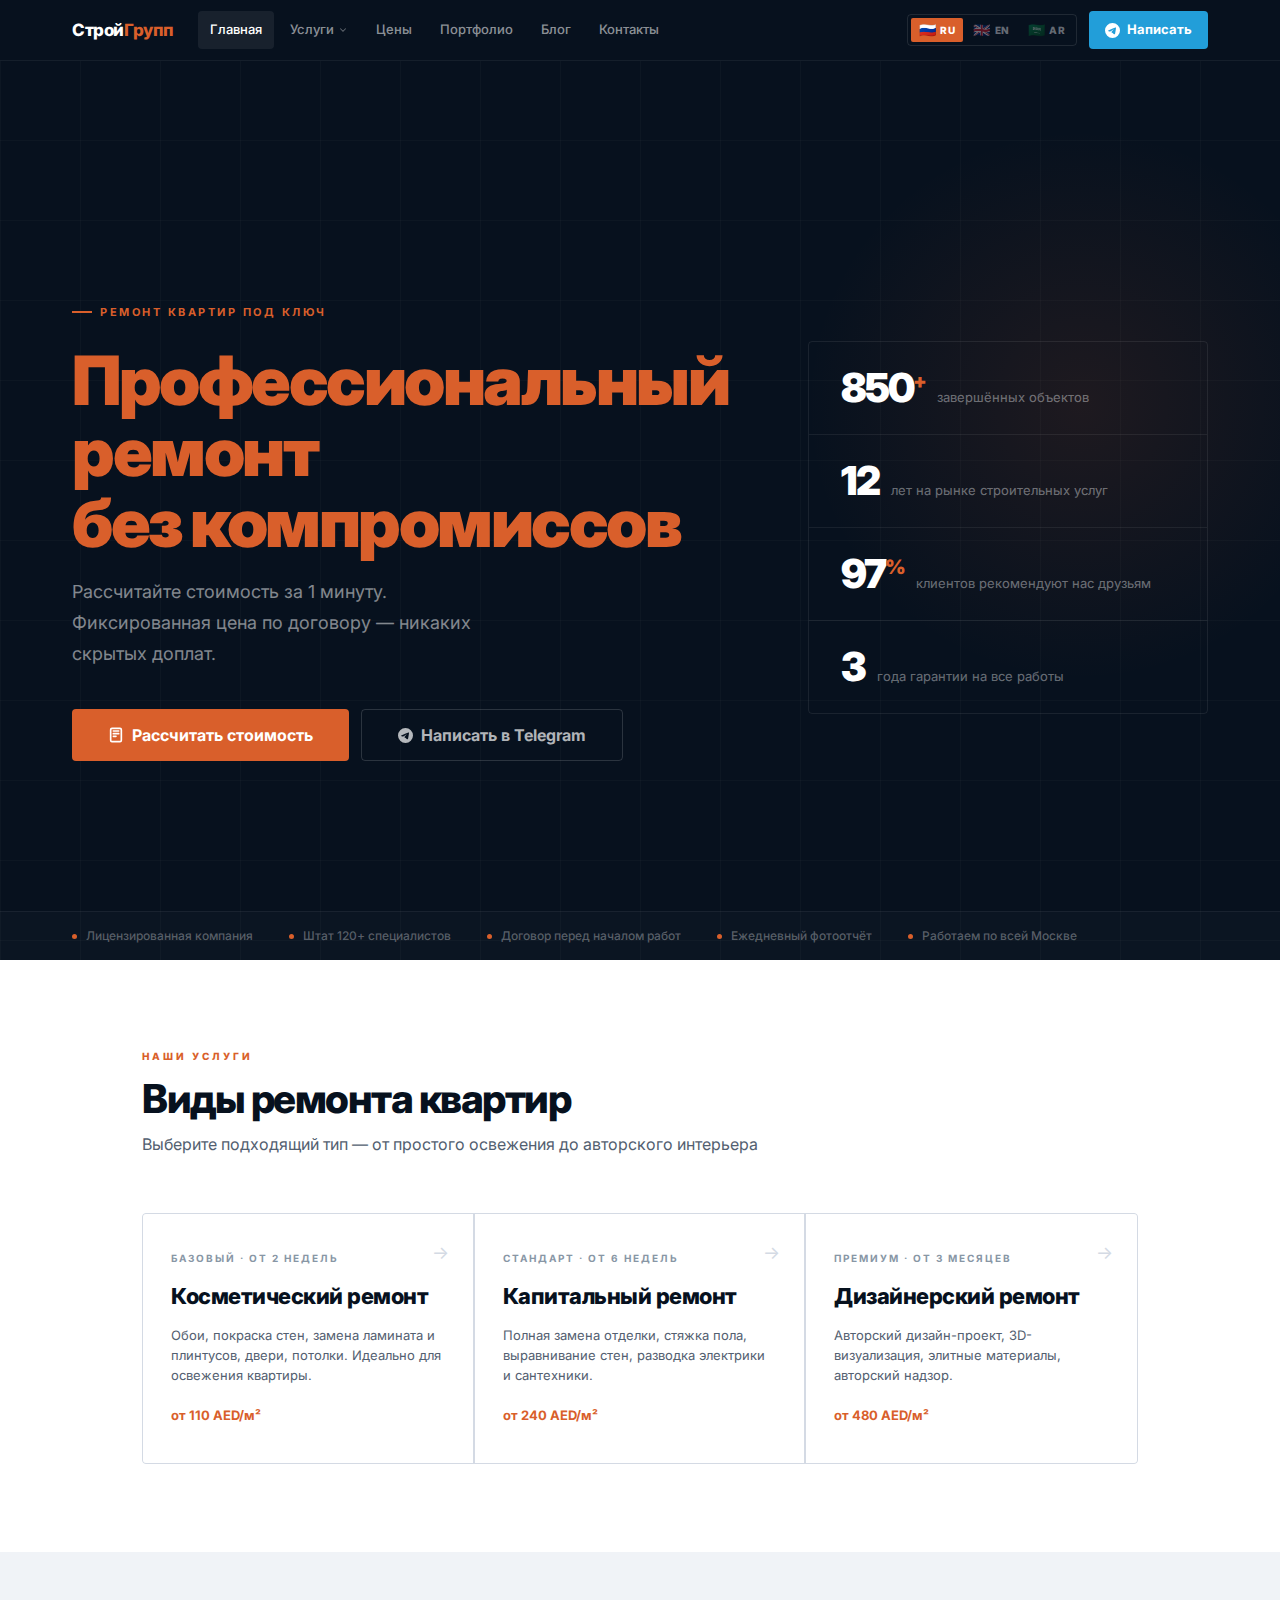
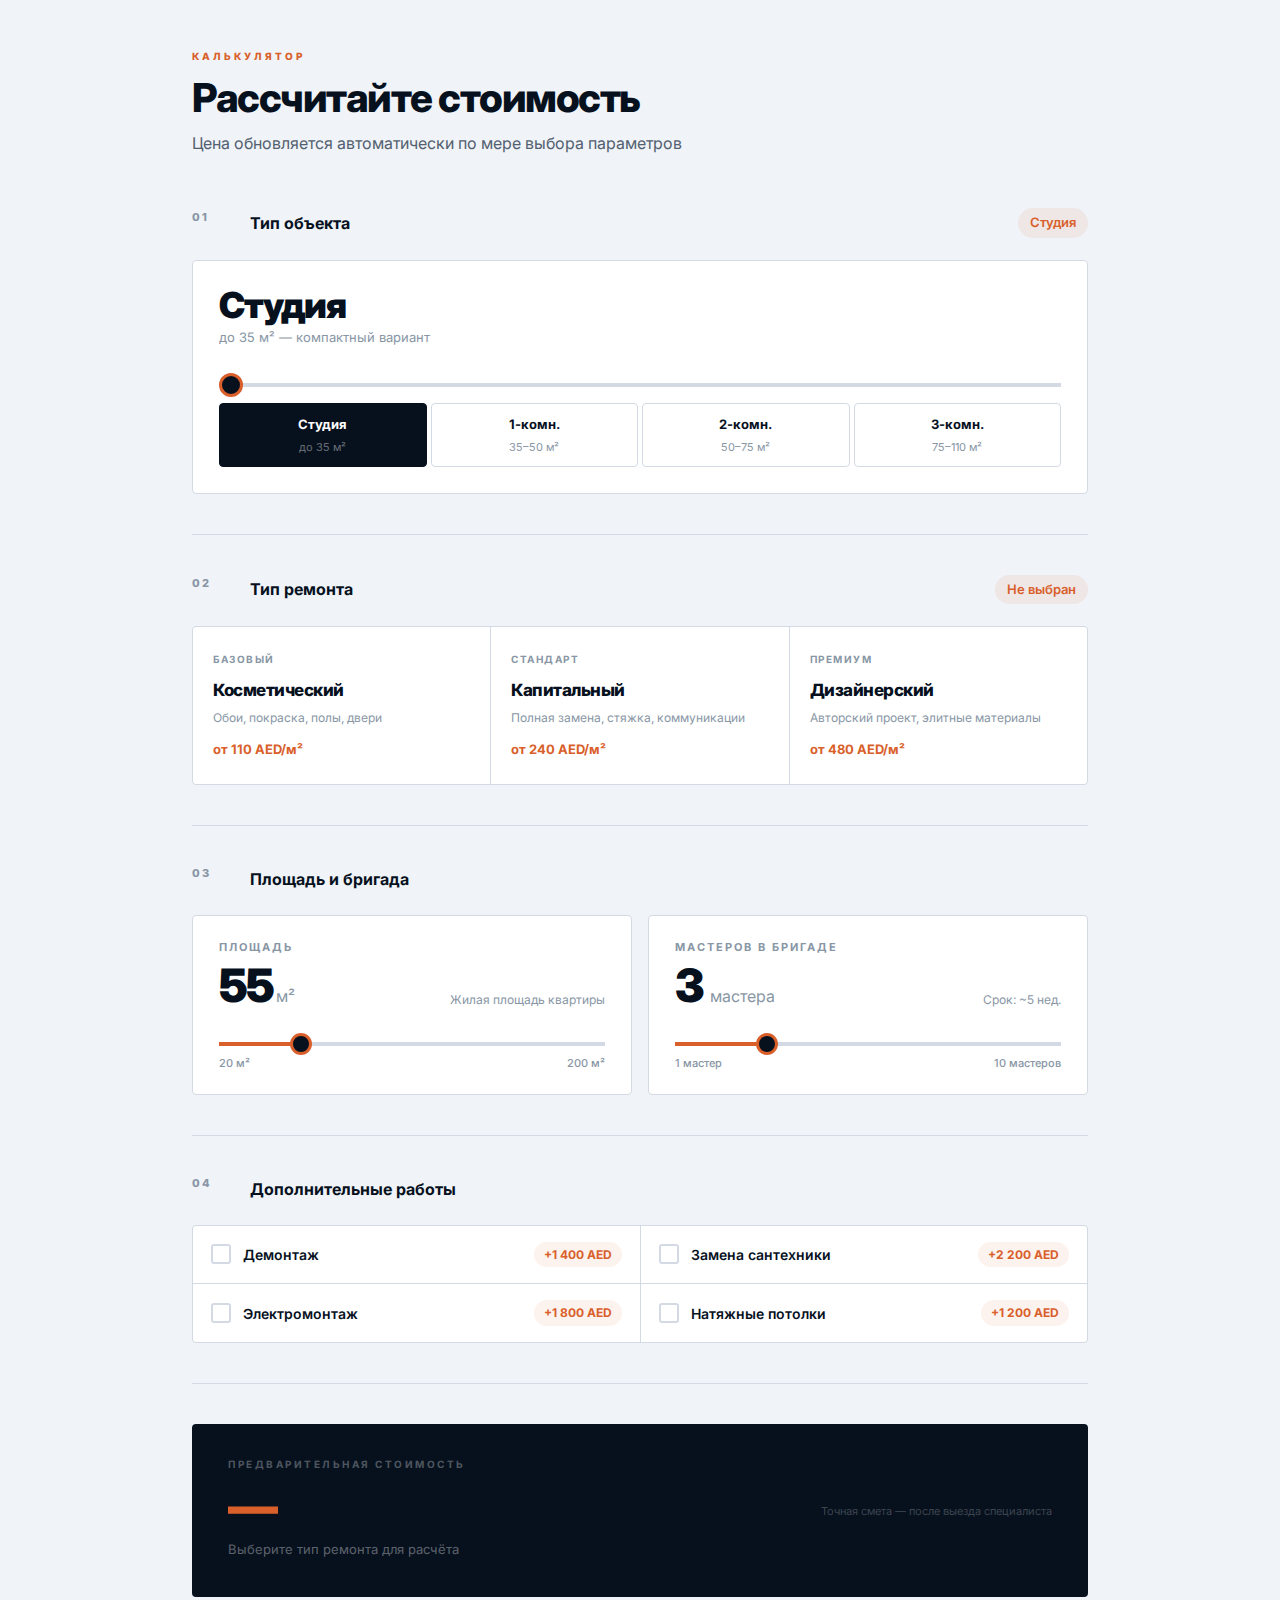
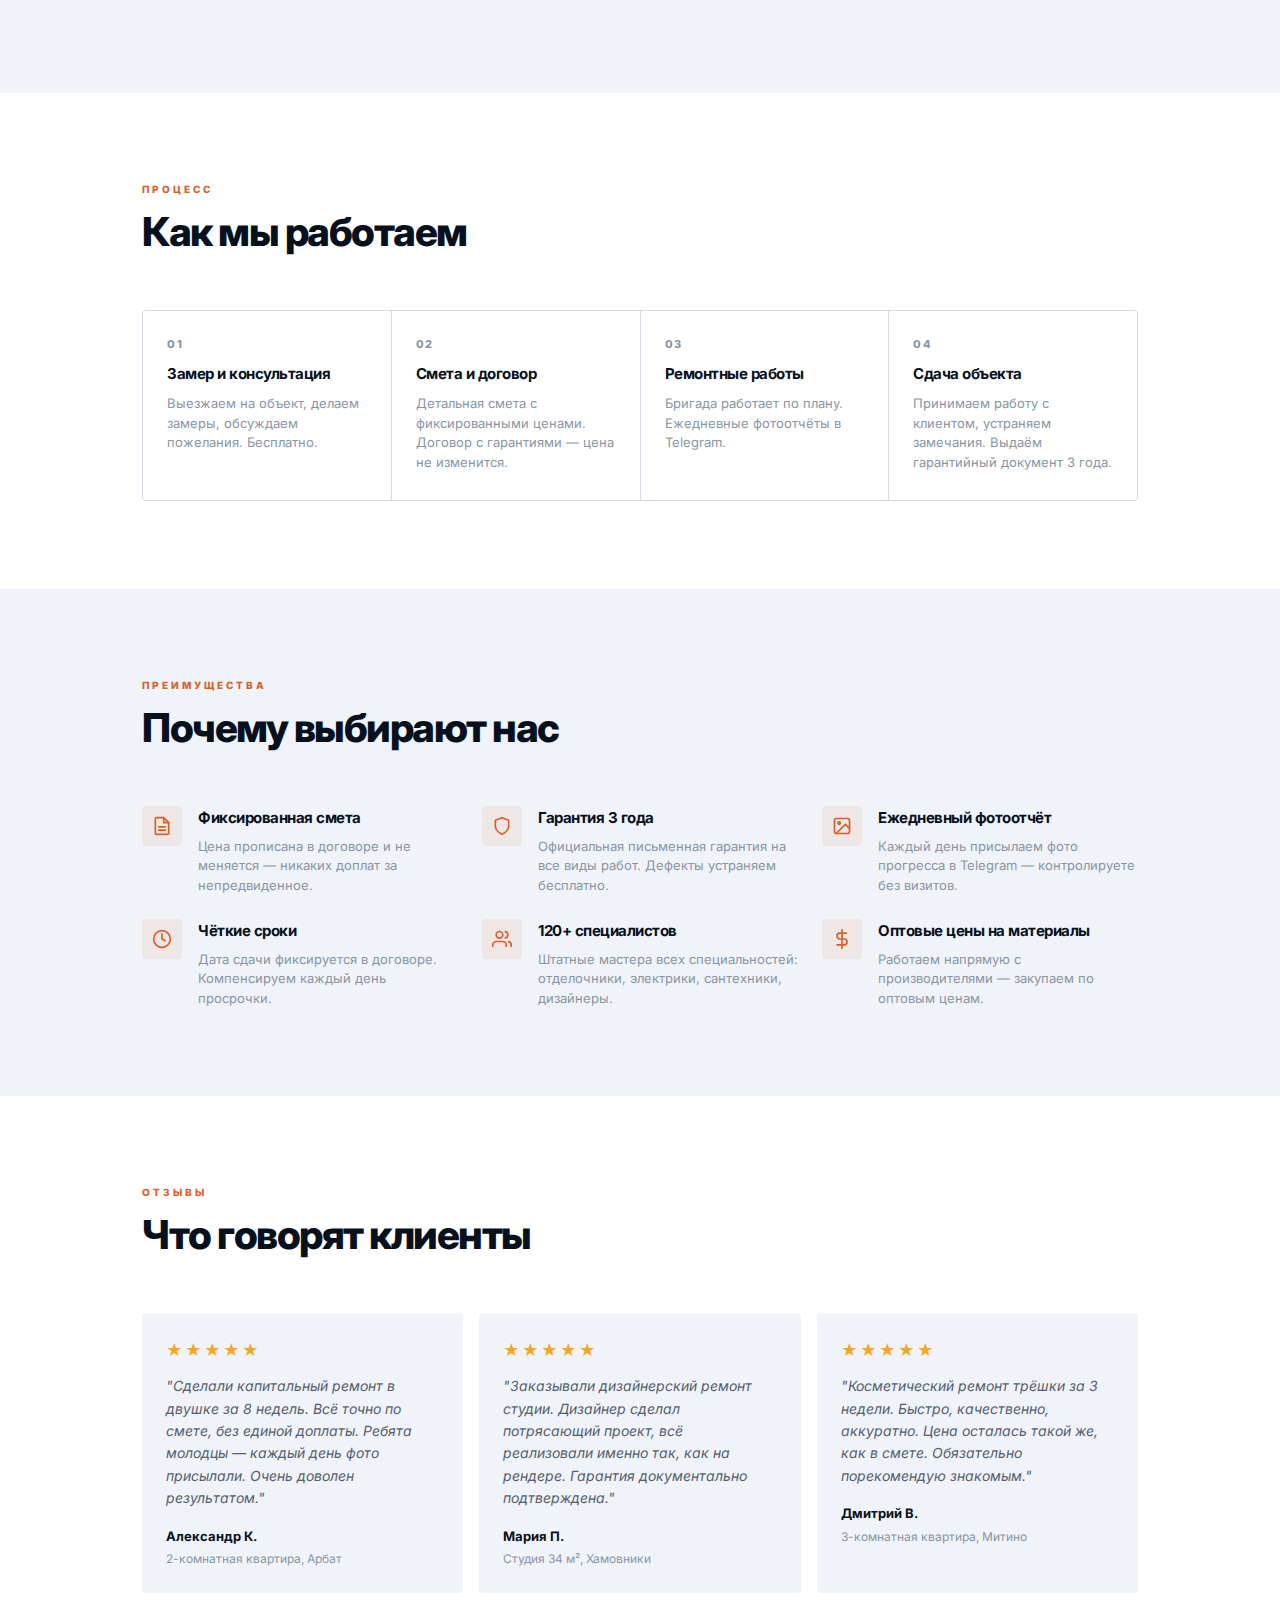
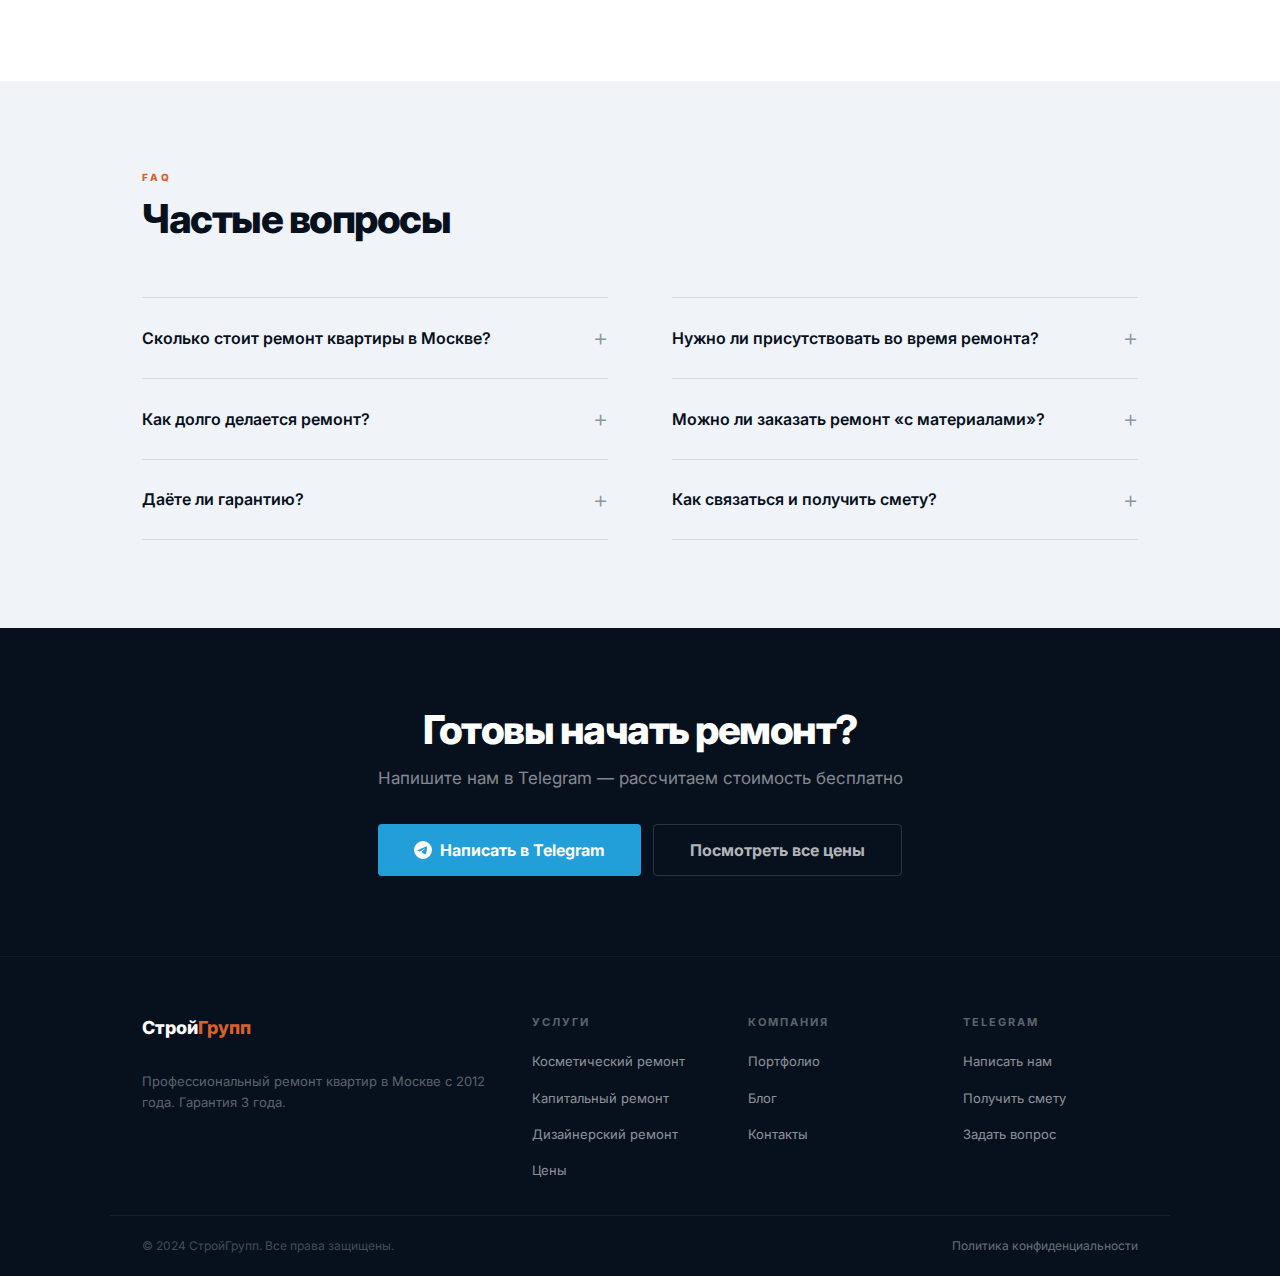
<file: index.html>
<!DOCTYPE html>
<html lang="ru" dir="ltr">
<head>
  <meta charset="UTF-8"/>
  <meta name="viewport" content="width=device-width, initial-scale=1.0"/>
  <title>Ремонт квартир под ключ в Дубае — СтройГрупп | от 110 AED/м²</title>
  <meta name="description" content="Профессиональный ремонт квартир под ключ в Дубае. Косметический от 110 AED/м², капитальный от 240 AED/м², дизайнерский от 480 AED/м². Гарантия 3 года. Рассчитайте стоимость за 1 минуту."/>
  <meta name="keywords" content="ремонт квартир Дубай, ремонт квартиры Dubai, ремонт апартаментов Дубай, косметический ремонт Дубай, капитальный ремонт Дубай, дизайнерский ремонт Дубай, отделочные работы ОАЭ, ремонт под ключ ОАЭ"/>
  <link rel="canonical" href="https://stroigrupp.ru/"/>
  <meta property="og:title" content="Ремонт квартир под ключ в Дубае | СтройГрупп"/>
  <meta property="og:description" content="Профессиональный ремонт квартир от 110 AED/м². Гарантия 3 года. Рассчитайте стоимость за 1 минуту."/>
  <meta property="og:type" content="website"/>
  <meta property="og:url" content="https://stroigrupp.ru/"/>
  <meta name="robots" content="index, follow"/>
  <link rel="preconnect" href="https://fonts.googleapis.com"/>
  <link rel="preconnect" href="https://fonts.gstatic.com" crossorigin/>
  <link href="https://fonts.googleapis.com/css2?family=Inter:wght@400;500;600;700;800;900&family=Cairo:wght@400;600;700;800&display=swap" rel="stylesheet"/>
  <link rel="stylesheet" href="css/style.css"/>
  <script type="application/ld+json">
  {
    "@context": "https://schema.org",
    "@graph": [
      {
        "@type": "LocalBusiness",
        "@id": "https://stroigrupp.ru/#organization",
        "name": "СтройГрупп",
        "url": "https://stroigrupp.ru",
        "sameAs": ["https://t.me/+971589552882"],
        "description": "Профессиональный ремонт квартир под ключ в Дубае. Косметический, капитальный и дизайнерский ремонт с гарантией 3 года.",
        "address": { "@type": "PostalAddress", "addressLocality": "Дубай", "addressCountry": "AE" },
        "geo": { "@type": "GeoCoordinates", "latitude": "25.2048", "longitude": "55.2708" },
        "priceRange": "AED–AED",
        "openingHours": "Mo-Su 09:00-21:00",
        "foundingDate": "2012",
        "aggregateRating": { "@type": "AggregateRating", "ratingValue": "4.9", "reviewCount": "348" }
      },
      {
        "@type": "FAQPage",
        "mainEntity": [
          { "@type": "Question", "name": "Сколько стоит ремонт квартиры в Москве?", "acceptedAnswer": { "@type": "Answer", "text": "Стоимость зависит от типа ремонта: косметический — от 110 AED/м², капитальный — от 240 AED/м², дизайнерский — от 480 AED/м². Воспользуйтесь калькулятором для быстрого расчёта." } },
          { "@type": "Question", "name": "Как долго делается ремонт квартиры?", "acceptedAnswer": { "@type": "Answer", "text": "Косметический ремонт занимает 2–4 недели, капитальный — 6–12 недель, дизайнерский — от 3 месяцев. Сроки зависят от площади квартиры и сложности работ." } },
          { "@type": "Question", "name": "Даёте ли вы гарантию на ремонт?", "acceptedAnswer": { "@type": "Answer", "text": "Да, мы предоставляем письменную гарантию 3 года на все виды работ. Если в этот период появятся дефекты по нашей вине — устраним бесплатно." } },
          { "@type": "Question", "name": "Нужно ли мне быть дома во время ремонта?", "acceptedAnswer": { "@type": "Answer", "text": "Нет. Мы работаем по доверенности — вы можете передать ключи и следить за процессом через ежедневные фотоотчёты в Telegram." } },
          { "@type": "Question", "name": "Можно ли заказать ремонт с материалами?", "acceptedAnswer": { "@type": "Answer", "text": "Да, мы работаем как с материалами заказчика, так и под ключ — закупаем все материалы самостоятельно. Во втором случае вы экономите время и получаем оптовые скидки у поставщиков." } }
        ]
      }
    ]
  }
  </script>
  <style>
    /* ── HERO (homepage specific) ── */
    .hero-home {
      min-height: 100vh;
      background: var(--ink);
      padding: 60px 0 0;
      display: flex;
      flex-direction: column;
      position: relative;
      overflow: hidden;
    }

    .hero-home .grid-bg {
      position: absolute; inset: 0;
      background-image:
        linear-gradient(rgba(255,255,255,0.025) 1px, transparent 1px),
        linear-gradient(90deg, rgba(255,255,255,0.025) 1px, transparent 1px);
      background-size: 80px 80px;
      pointer-events: none;
    }

    .hero-home .glow {
      position: absolute; top: 5%; right: -8%;
      width: 600px; height: 600px;
      background: radial-gradient(circle, rgba(217,95,43,0.11) 0%, transparent 65%);
      pointer-events: none;
    }

    html[dir="rtl"] .hero-home .glow { right: auto; left: -8%; }

    .hero-inner {
      max-width: 1200px; margin: 0 auto; padding: 88px 32px 64px;
      display: grid; grid-template-columns: 1fr 1fr;
      gap: 80px; align-items: center;
      flex: 1; position: relative; z-index: 1;
    }

    @media (max-width: 900px) { .hero-inner { grid-template-columns: 1fr; gap: 48px; padding: 60px 20px; } }

    .hero-tag {
      display: inline-flex; align-items: center; gap: 8px;
      font-size: 11px; font-weight: 700; text-transform: uppercase;
      letter-spacing: 2.5px; color: var(--accent); margin-bottom: 24px;
    }

    .hero-tag::before { content: ''; width: 20px; height: 2px; background: var(--accent); }
    html[dir="rtl"] .hero-tag::before { order: 2; }

    .hero-h1 {
      font-size: clamp(36px, 5.5vw, 68px);
      font-weight: 900; line-height: 1.04; letter-spacing: -2.5px;
      color: #fff; margin-bottom: 20px;
    }

    html[lang="ar"] .hero-h1 { letter-spacing: 0; }
    .hero-h1 span { color: var(--accent); }

    .hero-sub {
      font-size: clamp(15px, 1.8vw, 18px);
      color: rgba(255,255,255,0.5);
      line-height: 1.7; margin-bottom: 40px; max-width: 440px;
    }

    .hero-btns { display: flex; gap: 12px; flex-wrap: wrap; }

    .hero-stats-col {
      display: flex; flex-direction: column;
      border: 1px solid rgba(255,255,255,0.08);
      border-radius: var(--radius); overflow: hidden;
    }

    .hstat {
      padding: 26px 32px; border-bottom: 1px solid rgba(255,255,255,0.07);
      display: flex; align-items: baseline; gap: 12px;
    }

    .hstat:last-child { border-bottom: none; }

    .hstat-num {
      font-size: 40px; font-weight: 900; letter-spacing: -2px;
      color: #fff; line-height: 1;
    }

    html[lang="ar"] .hstat-num { letter-spacing: 0; }
    .hstat-num sup { font-size: 20px; color: var(--accent); }
    .hstat-text { font-size: 13px; color: rgba(255,255,255,0.4); line-height: 1.4; }

    .hero-strip {
      border-top: 1px solid rgba(255,255,255,0.06);
      background: rgba(255,255,255,0.02); position: relative; z-index: 1;
    }

    .hero-strip-inner {
      max-width: 1200px; margin: 0 auto; padding: 14px 32px;
      display: flex; align-items: center; gap: 36px; flex-wrap: wrap;
    }

    .strip-item {
      display: flex; align-items: center; gap: 9px;
      font-size: 12px; color: rgba(255,255,255,0.32); font-weight: 500;
    }

    .strip-dot { width: 5px; height: 5px; border-radius: 50%; background: var(--accent); flex-shrink: 0; }

    /* CALCULATOR */
    .calc-section { background: var(--light); padding: 96px 0; }

    .calc-wrap { max-width: 960px; margin: 0 auto; padding: 0 32px; }

    .step-block { margin-bottom: 40px; padding-bottom: 40px; border-bottom: 1px solid var(--border); }
    .step-block:last-of-type { border-bottom: none; }

    .step-hdr { display: flex; align-items: center; gap: 14px; margin-bottom: 22px; }
    .step-n { font-size: 11px; font-weight: 800; color: var(--muted); letter-spacing: 1.5px; text-transform: uppercase; min-width: 44px; }
    .step-name { font-size: 16px; font-weight: 700; color: var(--ink); }
    .step-val { margin-left: auto; font-size: 13px; font-weight: 600; color: var(--accent); background: rgba(217,95,43,0.08); padding: 4px 12px; border-radius: 100px; }
    html[dir="rtl"] .step-val { margin-left: 0; margin-right: auto; }

    /* repair cards */
    .repair-cards { display: grid; grid-template-columns: repeat(3, 1fr); gap: 1px; background: var(--border); border: 1px solid var(--border); border-radius: var(--radius); overflow: hidden; }
    @media (max-width: 560px) { .repair-cards { grid-template-columns: 1fr; } }

    .rcard { background: #fff; padding: 24px 20px; cursor: pointer; transition: background 0.15s; user-select: none; position: relative; }
    .rcard:hover { background: var(--light); }
    .rcard.active { background: var(--ink); }
    .rcard input { display: none; }
    .rcard-tag { font-size: 10px; font-weight: 700; text-transform: uppercase; letter-spacing: 1.5px; color: var(--muted); margin-bottom: 8px; }
    .rcard.active .rcard-tag { color: rgba(255,255,255,0.35); }
    .rcard-name { font-size: 17px; font-weight: 800; color: var(--ink); letter-spacing: -0.5px; margin-bottom: 6px; }
    html[lang="ar"] .rcard-name { letter-spacing: 0; }
    .rcard.active .rcard-name { color: #fff; }
    .rcard-desc { font-size: 12px; color: var(--muted); line-height: 1.4; }
    .rcard.active .rcard-desc { color: rgba(255,255,255,0.38); }
    .rcard-price { font-size: 13px; font-weight: 700; color: var(--accent); margin-top: 12px; }
    .rcard.active::after { content: ''; position: absolute; bottom: 0; left: 0; right: 0; height: 3px; background: var(--accent); }

    /* sliders */
    .slider-widget { background: #fff; border: 1px solid var(--border); border-radius: var(--radius); padding: 22px 26px; }
    .slider-top { display: flex; align-items: flex-end; justify-content: space-between; margin-bottom: 18px; gap: 12px; }
    .slider-big-val { font-size: 46px; font-weight: 900; letter-spacing: -2.5px; color: var(--ink); line-height: 1; }
    html[lang="ar"] .slider-big-val { letter-spacing: 0; }
    .slider-unit { font-size: 16px; color: var(--muted); margin-left: 4px; }
    html[dir="rtl"] .slider-unit { margin-left: 0; margin-right: 4px; }
    .slider-lbl { font-size: 11px; font-weight: 700; text-transform: uppercase; letter-spacing: 2px; color: var(--muted); margin-bottom: 6px; }
    .slider-desc { font-size: 12px; color: var(--muted); text-align: right; line-height: 1.4; }
    html[dir="rtl"] .slider-desc { text-align: left; }

    .custom-range {
      width: 100%; -webkit-appearance: none; appearance: none;
      height: 4px; border-radius: 0; background: var(--border);
      outline: none; cursor: pointer; margin-bottom: 8px;
    }
    .custom-range::-webkit-slider-thumb { -webkit-appearance: none; width: 22px; height: 22px; border-radius: 50%; background: var(--ink); border: 3px solid var(--accent); cursor: pointer; transition: transform 0.15s; }
    .custom-range::-webkit-slider-thumb:hover { transform: scale(1.15); }
    .custom-range::-moz-range-thumb { width: 22px; height: 22px; border-radius: 50%; background: var(--ink); border: 3px solid var(--accent); cursor: pointer; }
    .range-minmax { display: flex; justify-content: space-between; font-size: 11px; color: var(--muted); font-weight: 500; }

    .room-slider-wrap { background: #fff; border: 1px solid var(--border); border-radius: var(--radius); padding: 26px; }
    .room-range { width: 100%; -webkit-appearance: none; appearance: none; height: 4px; background: var(--border); outline: none; cursor: pointer; border-radius: 0; margin-bottom: 16px; }
    .room-range::-webkit-slider-thumb { -webkit-appearance: none; width: 24px; height: 24px; border-radius: 50%; background: var(--ink); border: 3px solid var(--accent); cursor: pointer; transition: transform 0.15s; }
    .room-range::-webkit-slider-thumb:hover { transform: scale(1.15); }
    .room-range::-moz-range-thumb { width: 24px; height: 24px; border-radius: 50%; background: var(--ink); border: 3px solid var(--accent); }
    .room-labels { display: grid; grid-template-columns: repeat(4, 1fr); gap: 4px; }
    .room-label { text-align: center; cursor: pointer; padding: 10px 4px; border: 1px solid var(--border); border-radius: var(--radius); background: #fff; transition: all 0.15s; }
    .room-label.active { background: var(--ink); border-color: var(--ink); }
    .room-label-title { font-size: 13px; font-weight: 700; color: var(--ink); }
    .room-label.active .room-label-title { color: #fff; }
    .room-label-sub { font-size: 11px; color: var(--muted); margin-top: 2px; }
    .room-label.active .room-label-sub { color: rgba(255,255,255,0.4); }
    .room-current { margin-bottom: 20px; }
    .room-current-name { font-size: 36px; font-weight: 900; letter-spacing: -1.5px; color: var(--ink); line-height: 1; }
    html[lang="ar"] .room-current-name { letter-spacing: 0; }
    .room-current-sub { font-size: 13px; color: var(--muted); margin-top: 4px; }

    .sliders-row { display: grid; grid-template-columns: 1fr 1fr; gap: 16px; }
    @media (max-width: 620px) { .sliders-row { grid-template-columns: 1fr; } }

    .options-list { display: grid; grid-template-columns: repeat(2, 1fr); gap: 1px; background: var(--border); border: 1px solid var(--border); border-radius: var(--radius); overflow: hidden; }
    @media (max-width: 500px) { .options-list { grid-template-columns: 1fr; } }
    .opt-item { background: #fff; padding: 16px 18px; display: flex; align-items: center; gap: 12px; cursor: pointer; user-select: none; transition: background 0.15s; }
    .opt-item:hover { background: var(--light); }
    .opt-item.checked { background: #F9EDE6; border-left: 3px solid var(--accent); }
    .opt-item input { display: none; }
    .opt-cb { width: 20px; height: 20px; border: 2px solid var(--border); border-radius: 3px; flex-shrink: 0; position: relative; transition: border-color 0.15s; }
    .opt-cb::after { content: ''; position: absolute; inset: 3px; background: transparent; border-radius: 1px; transition: background 0.15s; }
    .opt-item.checked .opt-cb { border-color: var(--accent); }
    .opt-item.checked .opt-cb::after { background: var(--accent); }
    .opt-cb svg { display: none; }
    .opt-name { font-size: 14px; font-weight: 600; color: var(--ink); flex: 1; }
    .opt-price { font-size: 12px; font-weight: 700; color: var(--accent); background: rgba(217,95,43,0.08); padding: 3px 10px; border-radius: 100px; white-space: nowrap; }

    .result-strip { background: var(--ink); border-radius: var(--radius); padding: 32px 36px; display: flex; align-items: center; justify-content: space-between; gap: 28px; flex-wrap: wrap; margin-top: 12px; }
    .result-label { font-size: 10px; font-weight: 700; text-transform: uppercase; letter-spacing: 2.5px; color: rgba(255,255,255,0.3); margin-bottom: 8px; }
    .result-amount { font-size: clamp(30px, 5vw, 50px); font-weight: 900; letter-spacing: -2px; color: #fff; line-height: 1; }
    html[lang="ar"] .result-amount { letter-spacing: 0; }
    .result-amount span { color: var(--accent); }
    .result-vat { font-size: 13px; color: rgba(255,255,255,0.35); margin-top: 8px; }
    .result-breakdown { font-size: 12px; color: rgba(255,255,255,0.22); margin-top: 5px; line-height: 1.7; max-width: 480px; }
    .result-actions { display: flex; flex-direction: column; gap: 10px; flex-shrink: 0; }
    .result-note { font-size: 11px; color: rgba(255,255,255,0.22); text-align: center; }
  </style>
</head>
<body>

<!-- ══ HEADER ══ -->
<header>
  <div class="hdr">
    <a href="index.html" class="logo">Строй<em>Групп</em></a>
    <nav><ul class="hdr-nav">
      <li><a href="index.html" class="active" data-i18n="nav.home">Главная</a></li>
      <li class="nav-drop"><a href="uslugi.html" data-i18n="nav.services">Услуги</a>
        <ul class="drop-menu">
          <li><a href="kosmeticheskiy-remont.html" data-i18n="nav.cosmetic">Косметический ремонт</a></li>
          <li><a href="kapitalnyy-remont.html" data-i18n="nav.capital">Капитальный ремонт</a></li>
          <li><a href="dizaynersky-remont.html" data-i18n="nav.design">Дизайнерский ремонт</a></li>
        </ul>
      </li>
      <li><a href="prices.html" data-i18n="nav.prices">Цены</a></li>
      <li><a href="portfolio.html" data-i18n="nav.portfolio">Портфолио</a></li>
      <li><a href="blog.html" data-i18n="nav.blog">Блог</a></li>
      <li><a href="contacts.html" data-i18n="nav.contacts">Контакты</a></li>
    </ul></nav>
    <div class="hdr-right">
      <div class="lang-sw">
        <button class="lang-btn" data-lang="ru" onclick="setLang('ru')"><span class="lang-flag">🇷🇺</span><span class="lang-code"> RU</span></button>
        <button class="lang-btn" data-lang="en" onclick="setLang('en')"><span class="lang-flag">🇬🇧</span><span class="lang-code"> EN</span></button>
        <button class="lang-btn" data-lang="ar" onclick="setLang('ar')"><span class="lang-flag">🇸🇦</span><span class="lang-code"> AR</span></button>
      </div>
      <a href="https://t.me/+971589552882" class="hdr-tg" target="_blank" rel="noopener">
        <svg width="15" height="15" viewBox="0 0 24 24" fill="currentColor"><path d="M11.944 0A12 12 0 0 0 0 12a12 12 0 0 0 12 12 12 12 0 0 0 12-12A12 12 0 0 0 12 0a12 12 0 0 0-.056 0zm4.962 7.224c.1-.002.321.023.465.14a.506.506 0 0 1 .171.325c.016.093.036.306.02.472-.18 1.898-.96 6.502-1.36 8.627-.168.9-.499 1.201-.82 1.23-.696.065-1.225-.46-1.9-.902-1.056-.693-1.653-1.124-2.678-1.8-1.185-.78-.417-1.21.258-1.91.177-.184 3.247-2.977 3.307-3.23.007-.032.014-.15-.056-.212s-.174-.041-.249-.024c-.106.024-1.793 1.14-5.061 3.345-.48.33-.913.49-1.302.48-.428-.008-1.252-.241-1.865-.44-.752-.245-1.349-.374-1.297-.789.027-.216.325-.437.893-.663 3.498-1.524 5.83-2.529 6.998-3.014 3.332-1.386 4.025-1.627 4.476-1.635z"/></svg>
        <span data-i18n="hdr.tg">Написать</span>
      </a>
    </div>
  </div>
</header>

<!-- ══ HERO ══ -->
<section class="hero-home" id="top" itemscope itemtype="https://schema.org/Service">
  <div class="grid-bg"></div>
  <div class="glow"></div>

  <div class="hero-inner">
    <div>
      <div class="hero-tag" data-i18n="hero.tag">Ремонт квартир под ключ</div>
      <h1 class="hero-h1" itemprop="name">
        <span data-i18n="hero.h1.1">Профессиональный</span><br>
        <span data-i18n="hero.h1.2">ремонт</span><br>
        <span data-i18n="hero.h1.3">без компромиссов</span>
      </h1>
      <p class="hero-sub" itemprop="description" data-i18n="hero.sub">Рассчитайте стоимость за 1 минуту. Фиксированная цена по договору — никаких скрытых доплат.</p>
      <div class="hero-btns">
        <a href="#calculator" class="btn btn-accent btn-lg">
          <svg width="16" height="16" viewBox="0 0 24 24" fill="none" stroke="currentColor" stroke-width="2.5" stroke-linecap="round" stroke-linejoin="round"><rect x="4" y="2" width="16" height="20" rx="2"/><line x1="8" y1="6" x2="16" y2="6"/><line x1="8" y1="10" x2="16" y2="10"/><line x1="8" y1="14" x2="12" y2="14"/></svg>
          <span data-i18n="hero.btn.calc">Рассчитать стоимость</span>
        </a>
        <a href="https://t.me/+971589552882" class="btn btn-ghost btn-lg" target="_blank" rel="noopener">
          <svg width="15" height="15" viewBox="0 0 24 24" fill="currentColor"><path d="M11.944 0A12 12 0 0 0 0 12a12 12 0 0 0 12 12 12 12 0 0 0 12-12A12 12 0 0 0 12 0a12 12 0 0 0-.056 0zm4.962 7.224c.1-.002.321.023.465.14a.506.506 0 0 1 .171.325c.016.093.036.306.02.472-.18 1.898-.96 6.502-1.36 8.627-.168.9-.499 1.201-.82 1.23-.696.065-1.225-.46-1.9-.902-1.056-.693-1.653-1.124-2.678-1.8-1.185-.78-.417-1.21.258-1.91.177-.184 3.247-2.977 3.307-3.23.007-.032.014-.15-.056-.212s-.174-.041-.249-.024c-.106.024-1.793 1.14-5.061 3.345-.48.33-.913.49-1.302.48-.428-.008-1.252-.241-1.865-.44-.752-.245-1.349-.374-1.297-.789.027-.216.325-.437.893-.663 3.498-1.524 5.83-2.529 6.998-3.014 3.332-1.386 4.025-1.627 4.476-1.635z"/></svg>
          <span data-i18n="hero.btn.call">Написать в Telegram</span>
        </a>
      </div>
    </div>

    <div class="hero-stats-col">
      <div class="hstat">
        <div class="hstat-num">850<sup>+</sup></div>
        <div class="hstat-text" data-i18n="stat1">завершённых объектов</div>
      </div>
      <div class="hstat">
        <div class="hstat-num">12</div>
        <div class="hstat-text" data-i18n="stat2">лет на рынке строительных услуг</div>
      </div>
      <div class="hstat">
        <div class="hstat-num">97<sup>%</sup></div>
        <div class="hstat-text" data-i18n="stat3">клиентов рекомендуют нас друзьям</div>
      </div>
      <div class="hstat">
        <div class="hstat-num">3</div>
        <div class="hstat-text" data-i18n="stat4">года гарантии на все работы</div>
      </div>
    </div>
  </div>

  <div class="hero-strip">
    <div class="hero-strip-inner">
      <div class="strip-item"><div class="strip-dot"></div><span data-i18n="strip1">Лицензированная компания</span></div>
      <div class="strip-item"><div class="strip-dot"></div><span data-i18n="strip2">Штат 120+ специалистов</span></div>
      <div class="strip-item"><div class="strip-dot"></div><span data-i18n="strip3">Договор перед началом работ</span></div>
      <div class="strip-item"><div class="strip-dot"></div><span data-i18n="strip4">Ежедневный фотоотчёт</span></div>
      <div class="strip-item"><div class="strip-dot"></div><span data-i18n="strip5">Работаем по всей Москве</span></div>
    </div>
  </div>
</section>

<!-- ══ SERVICES OVERVIEW ══ -->
<section style="padding: 88px 0; background: #fff;">
  <div class="wrap">
    <div class="section-head">
      <span class="sec-tag" data-i18n="services.tag">Наши услуги</span>
      <h2 data-i18n="services.title">Виды ремонта квартир</h2>
      <p class="sec-sub" data-i18n="services.sub">Выберите подходящий тип — от простого освежения до авторского интерьера</p>
    </div>
    <div class="service-cards">
      <a href="kosmeticheskiy-remont.html" class="scard">
        <div class="scard-tag" data-i18n="s1.tag">Базовый · от 2 недель</div>
        <h3 class="scard-title" data-i18n="s1.title">Косметический ремонт</h3>
        <p class="scard-desc" data-i18n="s1.desc">Обои, покраска стен, замена ламината и плинтусов, двери, потолки. Идеально для освежения квартиры без капитальных вложений.</p>
        <div class="scard-price" data-i18n="s1.price">от 110 AED/м²</div>
        <span class="scard-arrow">→</span>
      </a>
      <a href="kapitalnyy-remont.html" class="scard">
        <div class="scard-tag" data-i18n="s2.tag">Стандарт · от 6 недель</div>
        <h3 class="scard-title" data-i18n="s2.title">Капитальный ремонт</h3>
        <p class="scard-desc" data-i18n="s2.desc">Полная замена отделки, стяжка пола, выравнивание стен, разводка электрики и сантехники. Квартира как новая.</p>
        <div class="scard-price" data-i18n="s2.price">от 240 AED/м²</div>
        <span class="scard-arrow">→</span>
      </a>
      <a href="dizaynersky-remont.html" class="scard">
        <div class="scard-tag" data-i18n="s3.tag">Премиум · от 3 месяцев</div>
        <h3 class="scard-title" data-i18n="s3.title">Дизайнерский ремонт</h3>
        <p class="scard-desc" data-i18n="s3.desc">Авторский дизайн-проект, 3D-визуализация, элитные материалы, авторский надзор. Уникальное пространство под ваш стиль.</p>
        <div class="scard-price" data-i18n="s3.price">от 480 AED/м²</div>
        <span class="scard-arrow">→</span>
      </a>
    </div>
  </div>
</section>

<!-- ══ CALCULATOR ══ -->
<section class="calc-section" id="calculator">
  <div class="calc-wrap">
    <div class="section-head" style="margin-bottom:52px;">
      <span class="sec-tag" data-i18n="calc.tag">Калькулятор</span>
      <h2 data-i18n="calc.title">Рассчитайте стоимость</h2>
      <p class="sec-sub" data-i18n="calc.sub">Цена обновляется автоматически по мере выбора параметров</p>
    </div>

    <!-- Шаг 1 -->
    <div class="step-block">
      <div class="step-hdr">
        <span class="step-n">01</span>
        <span class="step-name" data-i18n="step1.name">Тип объекта</span>
        <span class="step-val" id="roomStepVal">Студия</span>
      </div>
      <div class="room-slider-wrap">
        <div class="room-current">
          <div class="room-current-name" id="roomCurrentName">Студия</div>
          <div class="room-current-sub" id="roomCurrentSub">до 35 м² — компактный вариант</div>
        </div>
        <input type="range" class="room-range" id="roomSlider" min="0" max="3" step="1" value="0"/>
        <div class="room-labels" id="roomLabels">
          <div class="room-label active" data-idx="0"><div class="room-label-title" data-i18n="room0.title">Студия</div><div class="room-label-sub" data-i18n="room0.sub">до 35 м²</div></div>
          <div class="room-label" data-idx="1"><div class="room-label-title" data-i18n="room1.title">1-комн.</div><div class="room-label-sub" data-i18n="room1.sub">35–50 м²</div></div>
          <div class="room-label" data-idx="2"><div class="room-label-title" data-i18n="room2.title">2-комн.</div><div class="room-label-sub" data-i18n="room2.sub">50–75 м²</div></div>
          <div class="room-label" data-idx="3"><div class="room-label-title" data-i18n="room3.title">3-комн.</div><div class="room-label-sub" data-i18n="room3.sub">75–110 м²</div></div>
        </div>
      </div>
    </div>

    <!-- Шаг 2 -->
    <div class="step-block">
      <div class="step-hdr">
        <span class="step-n">02</span>
        <span class="step-name" data-i18n="step2.name">Тип ремонта</span>
        <span class="step-val" id="repairStepVal" data-i18n="not.selected">Не выбран</span>
      </div>
      <div class="repair-cards" id="repairCards">
        <label class="rcard" onclick="selectRepair(this,0)">
          <input type="radio" name="repair"/>
          <div class="rcard-tag" data-i18n="r0.tag">Базовый</div>
          <div class="rcard-name" data-i18n="r0.name">Косметический</div>
          <div class="rcard-desc" data-i18n="r0.desc">Обои, покраска, полы, двери</div>
          <div class="rcard-price" data-i18n="r0.price">от 110 AED/м²</div>
        </label>
        <label class="rcard" onclick="selectRepair(this,1)">
          <input type="radio" name="repair"/>
          <div class="rcard-tag" data-i18n="r1.tag">Стандарт</div>
          <div class="rcard-name" data-i18n="r1.name">Капитальный</div>
          <div class="rcard-desc" data-i18n="r1.desc">Полная замена, стяжка, коммуникации</div>
          <div class="rcard-price" data-i18n="r1.price">от 240 AED/м²</div>
        </label>
        <label class="rcard" onclick="selectRepair(this,2)">
          <input type="radio" name="repair"/>
          <div class="rcard-tag" data-i18n="r2.tag">Премиум</div>
          <div class="rcard-name" data-i18n="r2.name">Дизайнерский</div>
          <div class="rcard-desc" data-i18n="r2.desc">Авторский проект, элитные материалы</div>
          <div class="rcard-price" data-i18n="r2.price">от 480 AED/м²</div>
        </label>
      </div>
    </div>

    <!-- Шаг 3 -->
    <div class="step-block">
      <div class="step-hdr">
        <span class="step-n">03</span>
        <span class="step-name" data-i18n="step3.name">Площадь и бригада</span>
      </div>
      <div class="sliders-row">
        <div class="slider-widget">
          <div class="slider-top">
            <div>
              <div class="slider-lbl" data-i18n="area.label">Площадь</div>
              <div><span class="slider-big-val" id="areaVal">55</span><span class="slider-unit" data-i18n="area.unit">м²</span></div>
            </div>
            <div class="slider-desc" data-i18n="area.desc">Жилая площадь квартиры</div>
          </div>
          <input type="range" class="custom-range" id="areaSlider" min="20" max="200" step="5" value="55" oninput="onAreaChange(this.value)"/>
          <div class="range-minmax"><span data-i18n="area.min">20 м²</span><span data-i18n="area.max">200 м²</span></div>
        </div>
        <div class="slider-widget">
          <div class="slider-top">
            <div>
              <div class="slider-lbl" data-i18n="workers.label">Мастеров в бригаде</div>
              <div><span class="slider-big-val" id="workersVal">3</span><span class="slider-unit" id="workersUnit"> мастера</span></div>
            </div>
            <div class="slider-desc"><span data-i18n="workers.dur">Срок: ~</span><span id="durationVal">6</span> <span data-i18n="workers.weeks">нед.</span></div>
          </div>
          <input type="range" class="custom-range" id="workersSlider" min="1" max="10" step="1" value="3" oninput="onWorkersChange(this.value)"/>
          <div class="range-minmax"><span data-i18n="workers.min">1 мастер</span><span data-i18n="workers.max">10 мастеров</span></div>
        </div>
      </div>
    </div>

    <!-- Шаг 4 -->
    <div class="step-block">
      <div class="step-hdr">
        <span class="step-n">04</span>
        <span class="step-name" data-i18n="step4.name">Дополнительные работы</span>
      </div>
      <div class="options-list">
        <label class="opt-item" onclick="event.preventDefault();toggleOpt(this)">
          <input type="checkbox" data-price="1400"/>
          <div class="opt-cb"><svg width="11" height="11" viewBox="0 0 24 24" fill="none" stroke="#fff" stroke-width="3" stroke-linecap="round" stroke-linejoin="round"><polyline points="20 6 9 17 4 12"/></svg></div>
          <div class="opt-name" data-i18n="opt0.name">Демонтаж</div>
          <div class="opt-price">+1 400 AED</div>
        </label>
        <label class="opt-item" onclick="event.preventDefault();toggleOpt(this)">
          <input type="checkbox" data-price="2200"/>
          <div class="opt-cb"><svg width="11" height="11" viewBox="0 0 24 24" fill="none" stroke="#fff" stroke-width="3" stroke-linecap="round" stroke-linejoin="round"><polyline points="20 6 9 17 4 12"/></svg></div>
          <div class="opt-name" data-i18n="opt1.name">Замена сантехники</div>
          <div class="opt-price">+2 200 AED</div>
        </label>
        <label class="opt-item" onclick="event.preventDefault();toggleOpt(this)">
          <input type="checkbox" data-price="1800"/>
          <div class="opt-cb"><svg width="11" height="11" viewBox="0 0 24 24" fill="none" stroke="#fff" stroke-width="3" stroke-linecap="round" stroke-linejoin="round"><polyline points="20 6 9 17 4 12"/></svg></div>
          <div class="opt-name" data-i18n="opt2.name">Электромонтаж</div>
          <div class="opt-price">+1 800 AED</div>
        </label>
        <label class="opt-item" onclick="event.preventDefault();toggleOpt(this)">
          <input type="checkbox" data-price="1200"/>
          <div class="opt-cb"><svg width="11" height="11" viewBox="0 0 24 24" fill="none" stroke="#fff" stroke-width="3" stroke-linecap="round" stroke-linejoin="round"><polyline points="20 6 9 17 4 12"/></svg></div>
          <div class="opt-name" data-i18n="opt3.name">Натяжные потолки</div>
          <div class="opt-price">+1 200 AED</div>
        </label>
      </div>
    </div>

    <!-- Итого -->
    <div class="result-strip">
      <div>
        <div class="result-label" data-i18n="result.label">Предварительная стоимость</div>
        <div class="result-amount" id="resultAmount"><span>—</span></div>
        <div class="result-vat" id="resultVat" data-i18n="result.hint">Выберите тип ремонта для расчёта</div>
        <div class="result-breakdown" id="resultBreakdown"></div>
      </div>
      <div class="result-actions">
        <a href="https://t.me/+971589552882" class="btn btn-white" id="resultCta" style="display:none" target="_blank" rel="noopener">
          <svg width="15" height="15" viewBox="0 0 24 24" fill="currentColor"><path d="M11.944 0A12 12 0 0 0 0 12a12 12 0 0 0 12 12 12 12 0 0 0 12-12A12 12 0 0 0 12 0a12 12 0 0 0-.056 0zm4.962 7.224c.1-.002.321.023.465.14a.506.506 0 0 1 .171.325c.016.093.036.306.02.472-.18 1.898-.96 6.502-1.36 8.627-.168.9-.499 1.201-.82 1.23-.696.065-1.225-.46-1.9-.902-1.056-.693-1.653-1.124-2.678-1.8-1.185-.78-.417-1.21.258-1.91.177-.184 3.247-2.977 3.307-3.23.007-.032.014-.15-.056-.212s-.174-.041-.249-.024c-.106.024-1.793 1.14-5.061 3.345-.48.33-.913.49-1.302.48-.428-.008-1.252-.241-1.865-.44-.752-.245-1.349-.374-1.297-.789.027-.216.325-.437.893-.663 3.498-1.524 5.83-2.529 6.998-3.014 3.332-1.386 4.025-1.627 4.476-1.635z"/></svg>
          <span data-i18n="result.cta">Написать в Telegram →</span>
        </a>
        <div class="result-note" data-i18n="result.note">Точная смета — после выезда специалиста</div>
      </div>
    </div>
  </div>
</section>

<!-- ══ HOW WE WORK ══ -->
<section style="padding:88px 0; background:#fff;">
  <div class="wrap">
    <div class="section-head">
      <span class="sec-tag" data-i18n="process.tag">Процесс</span>
      <h2 data-i18n="process.title">Как мы работаем</h2>
    </div>
    <div class="steps-grid">
      <div class="step-item">
        <div class="step-n">01</div>
        <h3 class="step-title" data-i18n="proc1.title">Замер и консультация</h3>
        <p class="step-desc" data-i18n="proc1.desc">Выезжаем на объект, делаем замеры, обсуждаем пожелания и предлагаем оптимальное решение. Бесплатно.</p>
      </div>
      <div class="step-item">
        <div class="step-n">02</div>
        <h3 class="step-title" data-i18n="proc2.title">Смета и договор</h3>
        <p class="step-desc" data-i18n="proc2.desc">Составляем детальную смету с фиксированными ценами. Подписываем договор с гарантиями — цена не изменится.</p>
      </div>
      <div class="step-item">
        <div class="step-n">03</div>
        <h3 class="step-title" data-i18n="proc3.title">Ремонтные работы</h3>
        <p class="step-desc" data-i18n="proc3.desc">Бригада работает по утверждённому плану. Ежедневно присылаем фотоотчёт о ходе работ в Telegram.</p>
      </div>
      <div class="step-item">
        <div class="step-n">04</div>
        <h3 class="step-title" data-i18n="proc4.title">Сдача объекта</h3>
        <p class="step-desc" data-i18n="proc4.desc">Принимаем работу вместе с вами, устраняем замечания. Выдаём гарантийный документ сроком 3 года.</p>
      </div>
    </div>
  </div>
</section>

<!-- ══ WHY US ══ -->
<section style="padding:88px 0; background:var(--light);">
  <div class="wrap">
    <div class="section-head">
      <span class="sec-tag" data-i18n="why.tag">Преимущества</span>
      <h2 data-i18n="why.title">Почему выбирают нас</h2>
    </div>
    <div class="features-grid">
      <div class="feat-item">
        <div class="feat-icon"><svg width="20" height="20" viewBox="0 0 24 24" fill="none" stroke="currentColor" stroke-width="2" stroke-linecap="round" stroke-linejoin="round"><path d="M14 2H6a2 2 0 00-2 2v16a2 2 0 002 2h12a2 2 0 002-2V8z"/><polyline points="14 2 14 8 20 8"/><line x1="16" y1="13" x2="8" y2="13"/><line x1="16" y1="17" x2="8" y2="17"/></svg></div>
        <div><h3 class="feat-title" data-i18n="why1.title">Фиксированная смета</h3><p class="feat-text" data-i18n="why1.desc">Цена прописана в договоре и не меняется в ходе работ — никаких доплат за непредвиденное.</p></div>
      </div>
      <div class="feat-item">
        <div class="feat-icon"><svg width="20" height="20" viewBox="0 0 24 24" fill="none" stroke="currentColor" stroke-width="2" stroke-linecap="round" stroke-linejoin="round"><path d="M12 22s8-4 8-10V5l-8-3-8 3v7c0 6 8 10 8 10z"/></svg></div>
        <div><h3 class="feat-title" data-i18n="why2.title">Гарантия 3 года</h3><p class="feat-text" data-i18n="why2.desc">Официальная письменная гарантия на все виды работ. Устраняем дефекты бесплатно.</p></div>
      </div>
      <div class="feat-item">
        <div class="feat-icon"><svg width="20" height="20" viewBox="0 0 24 24" fill="none" stroke="currentColor" stroke-width="2" stroke-linecap="round" stroke-linejoin="round"><rect x="3" y="3" width="18" height="18" rx="2"/><circle cx="8.5" cy="8.5" r="1.5"/><polyline points="21 15 16 10 5 21"/></svg></div>
        <div><h3 class="feat-title" data-i18n="why3.title">Ежедневный фотоотчёт</h3><p class="feat-text" data-i18n="why3.desc">Каждый день присылаем фото прогресса в Telegram — вы контролируете без присутствия на объекте.</p></div>
      </div>
      <div class="feat-item">
        <div class="feat-icon"><svg width="20" height="20" viewBox="0 0 24 24" fill="none" stroke="currentColor" stroke-width="2" stroke-linecap="round" stroke-linejoin="round"><circle cx="12" cy="12" r="10"/><polyline points="12 6 12 12 16 14"/></svg></div>
        <div><h3 class="feat-title" data-i18n="why4.title">Чёткие сроки</h3><p class="feat-text" data-i18n="why4.desc">Фиксируем дату сдачи объекта в договоре. Компенсируем каждый день просрочки по нашей вине.</p></div>
      </div>
      <div class="feat-item">
        <div class="feat-icon"><svg width="20" height="20" viewBox="0 0 24 24" fill="none" stroke="currentColor" stroke-width="2" stroke-linecap="round" stroke-linejoin="round"><path d="M17 21v-2a4 4 0 00-4-4H5a4 4 0 00-4 4v2"/><circle cx="9" cy="7" r="4"/><path d="M23 21v-2a4 4 0 00-3-3.87"/><path d="M16 3.13a4 4 0 010 7.75"/></svg></div>
        <div><h3 class="feat-title" data-i18n="why5.title">120+ специалистов</h3><p class="feat-text" data-i18n="why5.desc">Штатные мастера всех специальностей: отделочники, электрики, сантехники, дизайнеры.</p></div>
      </div>
      <div class="feat-item">
        <div class="feat-icon"><svg width="20" height="20" viewBox="0 0 24 24" fill="none" stroke="currentColor" stroke-width="2" stroke-linecap="round" stroke-linejoin="round"><line x1="12" y1="1" x2="12" y2="23"/><path d="M17 5H9.5a3.5 3.5 0 000 7h5a3.5 3.5 0 010 7H6"/></svg></div>
        <div><h3 class="feat-title" data-i18n="why6.title">Оптовые цены на материалы</h3><p class="feat-text" data-i18n="why6.desc">Работаем напрямую с производителями — закупаем материалы по оптовым ценам и экономим ваш бюджет.</p></div>
      </div>
    </div>
  </div>
</section>

<!-- ══ REVIEWS ══ -->
<section style="padding:88px 0; background:#fff;">
  <div class="wrap">
    <div class="section-head">
      <span class="sec-tag" data-i18n="reviews.tag">Отзывы</span>
      <h2 data-i18n="reviews.title">Что говорят клиенты</h2>
    </div>
    <div class="review-cards">
      <div class="review-card" itemscope itemtype="https://schema.org/Review">
        <div class="review-stars">★★★★★</div>
        <p class="review-text" itemprop="reviewBody">"Сделали капитальный ремонт в двушке за 8 недель. Всё точно по смете, без единой доплаты. Ребята молодцы — каждый день фото присылали. Очень доволен результатом."</p>
        <div class="review-author" itemprop="author">Александр К.</div>
        <div class="review-date">2-комнатная квартира, Арбат</div>
      </div>
      <div class="review-card" itemscope itemtype="https://schema.org/Review">
        <div class="review-stars">★★★★★</div>
        <p class="review-text" itemprop="reviewBody">"Заказывали дизайнерский ремонт студии. Дизайнер сделал потрясающий проект, всё реализовали именно так, как на рендере. Гарантия документально подтверждена."</p>
        <div class="review-author" itemprop="author">Мария П.</div>
        <div class="review-date">Студия 34 м², Хамовники</div>
      </div>
      <div class="review-card" itemscope itemtype="https://schema.org/Review">
        <div class="review-stars">★★★★★</div>
        <p class="review-text" itemprop="reviewBody">"Косметический ремонт трёшки за 3 недели. Быстро, качественно, аккуратно. Цена осталась такой же, как в смете. Обязательно порекомендую знакомым."</p>
        <div class="review-author" itemprop="author">Дмитрий В.</div>
        <div class="review-date">3-комнатная квартира, Митино</div>
      </div>
    </div>
  </div>
</section>

<!-- ══ FAQ ══ -->
<section style="padding:88px 0; background:var(--light);" itemscope itemtype="https://schema.org/FAQPage">
  <div class="wrap">
    <div class="section-head">
      <span class="sec-tag" data-i18n="faq.tag">FAQ</span>
      <h2 data-i18n="faq.title">Частые вопросы</h2>
    </div>
    <div class="two-col">
      <div class="faq-list">
        <div class="faq-item" itemscope itemtype="https://schema.org/Question" itemprop="mainEntity">
          <div class="faq-q" itemprop="name" data-i18n="faq1.q">Сколько стоит ремонт квартиры в Москве?</div>
          <div class="faq-a" itemscope itemtype="https://schema.org/Answer" itemprop="acceptedAnswer"><span itemprop="text" data-i18n="faq1.a">Стоимость зависит от типа ремонта: косметический — от 110 AED/м², капитальный — от 240 AED/м², дизайнерский — от 480 AED/м². Воспользуйтесь нашим калькулятором выше для быстрого расчёта.</span></div>
        </div>
        <div class="faq-item" itemscope itemtype="https://schema.org/Question" itemprop="mainEntity">
          <div class="faq-q" itemprop="name" data-i18n="faq2.q">Как долго делается ремонт квартиры?</div>
          <div class="faq-a" itemscope itemtype="https://schema.org/Answer" itemprop="acceptedAnswer"><span itemprop="text" data-i18n="faq2.a">Косметический ремонт — 2–4 недели, капитальный — 6–12 недель, дизайнерский — от 3 месяцев. Точный срок зависит от площади и сложности работ. Дата окончания фиксируется в договоре.</span></div>
        </div>
        <div class="faq-item" itemscope itemtype="https://schema.org/Question" itemprop="mainEntity">
          <div class="faq-q" itemprop="name" data-i18n="faq3.q">Даёте ли вы гарантию на ремонт?</div>
          <div class="faq-a" itemscope itemtype="https://schema.org/Answer" itemprop="acceptedAnswer"><span itemprop="text" data-i18n="faq3.a">Да, мы предоставляем письменную гарантию 3 года на все виды работ. Если в этот период появятся дефекты по нашей вине — устраним бесплатно, без лишних слов.</span></div>
        </div>
      </div>
      <div class="faq-list">
        <div class="faq-item" itemscope itemtype="https://schema.org/Question" itemprop="mainEntity">
          <div class="faq-q" itemprop="name" data-i18n="faq4.q">Нужно ли мне присутствовать во время ремонта?</div>
          <div class="faq-a" itemscope itemtype="https://schema.org/Answer" itemprop="acceptedAnswer"><span itemprop="text" data-i18n="faq4.a">Нет. Мы работаем по доверенности — вы передаёте ключи и следите за прогрессом через ежедневные фотоотчёты в Telegram. Никаких обязательных визитов.</span></div>
        </div>
        <div class="faq-item" itemscope itemtype="https://schema.org/Question" itemprop="mainEntity">
          <div class="faq-q" itemprop="name" data-i18n="faq5.q">Можно ли заказать ремонт «с материалами»?</div>
          <div class="faq-a" itemscope itemtype="https://schema.org/Answer" itemprop="acceptedAnswer"><span itemprop="text" data-i18n="faq5.a">Да. Мы работаем под ключ — закупаем материалы самостоятельно по оптовым ценам. Также принимаем материалы заказчика. Оба варианта прописываются в договоре.</span></div>
        </div>
        <div class="faq-item" itemscope itemtype="https://schema.org/Question" itemprop="mainEntity">
          <div class="faq-q" itemprop="name" data-i18n="faq6.q">Как связаться и получить смету?</div>
          <div class="faq-a" itemscope itemtype="https://schema.org/Answer" itemprop="acceptedAnswer"><span itemprop="text" data-i18n="faq6.a">Напишите нам в Telegram — ответим в течение 15 минут, договоримся о бесплатном замере и подготовим детальную смету.</span></div>
        </div>
      </div>
    </div>
  </div>
</section>

<!-- ══ CTA ══ -->
<section class="cta-strip">
  <div class="wrap">
    <h2 data-i18n="cta.title">Готовы начать ремонт?</h2>
    <p data-i18n="cta.sub">Напишите нам в Telegram — рассчитаем стоимость бесплатно</p>
    <div class="btns">
      <a href="https://t.me/+971589552882" class="btn btn-tg btn-lg" target="_blank" rel="noopener">
        <svg width="18" height="18" viewBox="0 0 24 24" fill="currentColor"><path d="M11.944 0A12 12 0 0 0 0 12a12 12 0 0 0 12 12 12 12 0 0 0 12-12A12 12 0 0 0 12 0a12 12 0 0 0-.056 0zm4.962 7.224c.1-.002.321.023.465.14a.506.506 0 0 1 .171.325c.016.093.036.306.02.472-.18 1.898-.96 6.502-1.36 8.627-.168.9-.499 1.201-.82 1.23-.696.065-1.225-.46-1.9-.902-1.056-.693-1.653-1.124-2.678-1.8-1.185-.78-.417-1.21.258-1.91.177-.184 3.247-2.977 3.307-3.23.007-.032.014-.15-.056-.212s-.174-.041-.249-.024c-.106.024-1.793 1.14-5.061 3.345-.48.33-.913.49-1.302.48-.428-.008-1.252-.241-1.865-.44-.752-.245-1.349-.374-1.297-.789.027-.216.325-.437.893-.663 3.498-1.524 5.83-2.529 6.998-3.014 3.332-1.386 4.025-1.627 4.476-1.635z"/></svg>
        <span data-i18n="cta.btn">Написать в Telegram</span>
      </a>
      <a href="prices.html" class="btn btn-ghost btn-lg" data-i18n="cta.btn2">Посмотреть все цены</a>
    </div>
  </div>
</section>

<!-- ══ FOOTER ══ -->
<footer>
  <div class="footer-main">
    <div>
      <a href="index.html" class="footer-logo">Строй<em>Групп</em></a>
      <p class="footer-desc mt-16" data-i18n="footer.desc">Профессиональный ремонт квартир в Москве с 2012 года. Гарантия 3 года.</p>
    </div>
    <div class="footer-col">
      <h4 data-i18n="footer.services">Услуги</h4>
      <ul>
        <li><a href="kosmeticheskiy-remont.html">Косметический ремонт</a></li>
        <li><a href="kapitalnyy-remont.html">Капитальный ремонт</a></li>
        <li><a href="dizaynersky-remont.html">Дизайнерский ремонт</a></li>
        <li><a href="prices.html">Цены</a></li>
      </ul>
    </div>
    <div class="footer-col">
      <h4 data-i18n="footer.company">Компания</h4>
      <ul>
        <li><a href="portfolio.html">Портфолио</a></li>
        <li><a href="blog.html">Блог</a></li>
        <li><a href="contacts.html">Контакты</a></li>
      </ul>
    </div>
    <div class="footer-col">
      <h4>Telegram</h4>
      <ul>
        <li><a href="https://t.me/+971589552882" target="_blank">Написать нам</a></li>
        <li><a href="https://t.me/+971589552882" target="_blank">Получить смету</a></li>
        <li><a href="https://t.me/+971589552882" target="_blank">Задать вопрос</a></li>
      </ul>
    </div>
  </div>
  <div class="footer-bottom">
    <span data-i18n="footer.copy">© 2024 СтройГрупп. Все права защищены.</span>
    <a href="#" data-i18n="footer.policy">Политика конфиденциальности</a>
  </div>
</footer>

<script>
/* ═══════════════ TRANSLATIONS ═══════════════ */
const T = {
  ru: {
    'nav.home':'Главная','nav.services':'Услуги','nav.prices':'Цены','nav.portfolio':'Портфолио','nav.blog':'Блог','nav.contacts':'Контакты',
    'nav.cosmetic':'Косметический ремонт','nav.capital':'Капитальный ремонт','nav.design':'Дизайнерский ремонт',
    'hdr.tg':'Написать',
    'hero.tag':'Ремонт квартир под ключ',
    'hero.h1.1':'Профессиональный','hero.h1.2':'ремонт','hero.h1.3':'без компромиссов',
    'hero.sub':'Рассчитайте стоимость за 1 минуту. Фиксированная цена по договору — никаких скрытых доплат.',
    'hero.btn.calc':'Рассчитать стоимость','hero.btn.call':'Написать в Telegram',
    'stat1':'завершённых объектов','stat2':'лет на рынке строительных услуг','stat3':'клиентов рекомендуют нас друзьям','stat4':'года гарантии на все работы',
    'strip1':'Лицензированная компания','strip2':'Штат 120+ специалистов','strip3':'Договор перед началом работ','strip4':'Ежедневный фотоотчёт','strip5':'Работаем по всей Москве',
    'services.tag':'Наши услуги','services.title':'Виды ремонта квартир','services.sub':'Выберите подходящий тип — от простого освежения до авторского интерьера',
    's1.tag':'Базовый · от 2 недель','s1.title':'Косметический ремонт','s1.desc':'Обои, покраска стен, замена ламината и плинтусов, двери, потолки. Идеально для освежения квартиры.','s1.price':'от 110 AED/м²',
    's2.tag':'Стандарт · от 6 недель','s2.title':'Капитальный ремонт','s2.desc':'Полная замена отделки, стяжка пола, выравнивание стен, разводка электрики и сантехники.','s2.price':'от 240 AED/м²',
    's3.tag':'Премиум · от 3 месяцев','s3.title':'Дизайнерский ремонт','s3.desc':'Авторский дизайн-проект, 3D-визуализация, элитные материалы, авторский надзор.','s3.price':'от 480 AED/м²',
    'calc.tag':'Калькулятор','calc.title':'Рассчитайте стоимость','calc.sub':'Цена обновляется автоматически по мере выбора параметров',
    'step1.name':'Тип объекта','step2.name':'Тип ремонта','step3.name':'Площадь и бригада','step4.name':'Дополнительные работы',
    'not.selected':'Не выбран',
    'room0.title':'Студия','room0.sub':'до 35 м²','room1.title':'1-комн.','room1.sub':'35–50 м²','room2.title':'2-комн.','room2.sub':'50–75 м²','room3.title':'3-комн.','room3.sub':'75–110 м²',
    'r0.tag':'Базовый','r0.name':'Косметический','r0.desc':'Обои, покраска, полы, двери','r0.price':'от 110 AED/м²',
    'r1.tag':'Стандарт','r1.name':'Капитальный','r1.desc':'Полная замена, стяжка, коммуникации','r1.price':'от 240 AED/м²',
    'r2.tag':'Премиум','r2.name':'Дизайнерский','r2.desc':'Авторский проект, элитные материалы','r2.price':'от 480 AED/м²',
    'area.label':'Площадь','area.unit':'м²','area.desc':'Жилая площадь квартиры','area.min':'20 м²','area.max':'200 м²',
    'workers.label':'Мастеров в бригаде','workers.dur':'Срок: ~','workers.weeks':'нед.','workers.min':'1 мастер','workers.max':'10 мастеров',
    'opt0.name':'Демонтаж','opt1.name':'Замена сантехники','opt2.name':'Электромонтаж','opt3.name':'Натяжные потолки',
    'result.label':'Предварительная стоимость','result.hint':'Выберите тип ремонта для расчёта','result.cta':'Написать в Telegram →','result.note':'Точная смета — после выезда специалиста',
    'process.tag':'Процесс','process.title':'Как мы работаем',
    'proc1.title':'Замер и консультация','proc1.desc':'Выезжаем на объект, делаем замеры, обсуждаем пожелания. Бесплатно.',
    'proc2.title':'Смета и договор','proc2.desc':'Детальная смета с фиксированными ценами. Договор с гарантиями — цена не изменится.',
    'proc3.title':'Ремонтные работы','proc3.desc':'Бригада работает по плану. Ежедневные фотоотчёты в Telegram.',
    'proc4.title':'Сдача объекта','proc4.desc':'Принимаем работу с клиентом, устраняем замечания. Выдаём гарантийный документ 3 года.',
    'why.tag':'Преимущества','why.title':'Почему выбирают нас',
    'why1.title':'Фиксированная смета','why1.desc':'Цена прописана в договоре и не меняется — никаких доплат за непредвиденное.',
    'why2.title':'Гарантия 3 года','why2.desc':'Официальная письменная гарантия на все виды работ. Дефекты устраняем бесплатно.',
    'why3.title':'Ежедневный фотоотчёт','why3.desc':'Каждый день присылаем фото прогресса в Telegram — контролируете без визитов.',
    'why4.title':'Чёткие сроки','why4.desc':'Дата сдачи фиксируется в договоре. Компенсируем каждый день просрочки.',
    'why5.title':'120+ специалистов','why5.desc':'Штатные мастера всех специальностей: отделочники, электрики, сантехники, дизайнеры.',
    'why6.title':'Оптовые цены на материалы','why6.desc':'Работаем напрямую с производителями — закупаем по оптовым ценам.',
    'reviews.tag':'Отзывы','reviews.title':'Что говорят клиенты',
    'faq.tag':'FAQ','faq.title':'Частые вопросы',
    'faq1.q':'Сколько стоит ремонт квартиры в Москве?','faq1.a':'Стоимость: косметический от 110 AED/м², капитальный от 240 AED/м², дизайнерский от 480 AED/м². Используйте калькулятор выше.',
    'faq2.q':'Как долго делается ремонт?','faq2.a':'Косметический 2–4 нед., капитальный 6–12 нед., дизайнерский от 3 мес. Дата сдачи фиксируется в договоре.',
    'faq3.q':'Даёте ли гарантию?','faq3.a':'Да — письменная гарантия 3 года на все работы. Дефекты по нашей вине устраняем бесплатно.',
    'faq4.q':'Нужно ли присутствовать во время ремонта?','faq4.a':'Нет. Работаем по доверенности — следите за прогрессом через фотоотчёты в Telegram.',
    'faq5.q':'Можно ли заказать ремонт «с материалами»?','faq5.a':'Да. Работаем под ключ с оптовыми материалами или принимаем материалы заказчика.',
    'faq6.q':'Как связаться и получить смету?','faq6.a':'Напишите в Telegram — ответим за 15 минут, договоримся о бесплатном замере.',
    'cta.title':'Готовы начать ремонт?','cta.sub':'Напишите нам в Telegram — рассчитаем стоимость бесплатно','cta.btn':'Написать в Telegram','cta.btn2':'Посмотреть все цены',
    'footer.desc':'Профессиональный ремонт квартир в Москве с 2012 года. Гарантия 3 года.','footer.services':'Услуги','footer.company':'Компания',
    'footer.copy':'© 2024 СтройГрупп. Все права защищены.','footer.policy':'Политика конфиденциальности',
    workerForms:['мастер','мастера','мастера','мастера','мастеров','мастеров','мастеров','мастеров','мастеров','мастеров'],
    roomNames:['Студия','1-комнатная','2-комнатная','3-комнатная'],
    roomSubs:['до 35 м² — компактный вариант','35–50 м² — стандарт','50–75 м² — семейная квартира','75–110 м² — просторная квартира'],
    repairNames:['Косметический','Капитальный','Дизайнерский'],
    vatText:(v,t)=>`+ НДС 20% (${v}) = ${t} с НДС`,teamText:(n)=>`Бригада ${n} чел.`,sqm:'м²',
  },
  en: {
    'nav.home':'Home','nav.services':'Services','nav.prices':'Pricing','nav.portfolio':'Portfolio','nav.blog':'Blog','nav.contacts':'Contacts',
    'nav.cosmetic':'Cosmetic renovation','nav.capital':'Capital renovation','nav.design':'Designer renovation',
    'hdr.tg':'Message us',
    'hero.tag':'Turnkey apartment renovation',
    'hero.h1.1':'Professional','hero.h1.2':'renovation','hero.h1.3':'without compromise',
    'hero.sub':'Calculate the price in 1 minute. Fixed contract price — no hidden fees.',
    'hero.btn.calc':'Calculate price','hero.btn.call':'Message on Telegram',
    'stat1':'completed projects','stat2':'years on the market','stat3':'clients recommend us','stat4':'years warranty',
    'strip1':'Licensed company','strip2':'Staff of 120+ specialists','strip3':'Contract before work begins','strip4':'Daily photo report','strip5':'We work across Moscow',
    'services.tag':'Our services','services.title':'Renovation types','services.sub':'Choose the right type — from a quick refresh to a custom interior',
    's1.tag':'Basic · from 2 weeks','s1.title':'Cosmetic renovation','s1.desc':'Wallpaper, painting, flooring, doors, ceilings. Perfect for refreshing without major investment.','s1.price':'from 110 AED/m²',
    's2.tag':'Standard · from 6 weeks','s2.title':'Capital renovation','s2.desc':'Full finishing replacement, floor screed, wall leveling, electrical and plumbing routing.','s2.price':'from 240 AED/m²',
    's3.tag':'Premium · from 3 months','s3.title':'Designer renovation','s3.desc':'Custom design project, 3D visualization, premium materials, author supervision.','s3.price':'from 480 AED/m²',
    'calc.tag':'Calculator','calc.title':'Calculate the cost','calc.sub':'Price updates automatically as you select parameters',
    'step1.name':'Object type','step2.name':'Renovation type','step3.name':'Area & team','step4.name':'Additional works',
    'not.selected':'Not selected',
    'room0.title':'Studio','room0.sub':'up to 35 m²','room1.title':'1-room','room1.sub':'35–50 m²','room2.title':'2-room','room2.sub':'50–75 m²','room3.title':'3-room','room3.sub':'75–110 m²',
    'r0.tag':'Basic','r0.name':'Cosmetic','r0.desc':'Wallpaper, painting, flooring, doors','r0.price':'from 110 AED/m²',
    'r1.tag':'Standard','r1.name':'Capital','r1.desc':'Full replacement, screed, utilities','r1.price':'from 240 AED/m²',
    'r2.tag':'Premium','r2.name':'Designer','r2.desc':'Custom project, premium materials','r2.price':'from 480 AED/m²',
    'area.label':'Area','area.unit':'m²','area.desc':'Living area of the apartment','area.min':'20 m²','area.max':'200 m²',
    'workers.label':'Workers in team','workers.dur':'Duration: ~','workers.weeks':'wks.','workers.min':'1 worker','workers.max':'10 workers',
    'opt0.name':'Demolition','opt1.name':'Plumbing replacement','opt2.name':'Electrical work','opt3.name':'Stretch ceilings',
    'result.label':'Preliminary cost','result.hint':'Select renovation type to calculate','result.cta':'Message on Telegram →','result.note':'Exact estimate — after specialist visit',
    'process.tag':'Process','process.title':'How we work',
    'proc1.title':'Measurement & consult','proc1.desc':'We visit the site, take measurements, discuss your wishes. Free of charge.',
    'proc2.title':'Estimate & contract','proc2.desc':'Detailed estimate with fixed prices. Contract with guarantees — price stays the same.',
    'proc3.title':'Renovation works','proc3.desc':'The team works to plan. Daily photo reports sent to your Telegram.',
    'proc4.title':'Project handover','proc4.desc':'We accept the work together with you, fix any issues. Issue 3-year warranty document.',
    'why.tag':'Benefits','why.title':'Why choose us',
    'why1.title':'Fixed estimate','why1.desc':'Price is locked in the contract — no extra charges for anything unforeseen.',
    'why2.title':'3-year warranty','why2.desc':'Official written warranty on all work. Defects fixed free of charge.',
    'why3.title':'Daily photo report','why3.desc':'Photos sent to Telegram every day — monitor without visiting.',
    'why4.title':'Clear deadlines','why4.desc':'Completion date fixed in contract. We compensate every day of delay.',
    'why5.title':'120+ specialists','why5.desc':'Full staff of all trades: finishers, electricians, plumbers, designers.',
    'why6.title':'Wholesale material prices','why6.desc':'We work directly with manufacturers — bulk prices save your budget.',
    'reviews.tag':'Reviews','reviews.title':'What clients say',
    'faq.tag':'FAQ','faq.title':'Frequently asked questions',
    'faq1.q':'How much does renovation cost in Moscow?','faq1.a':'Cosmetic from 110 AED/m², capital from 240 AED/m², designer from 480 AED/m². Use the calculator above.',
    'faq2.q':'How long does renovation take?','faq2.a':'Cosmetic 2–4 wks., capital 6–12 wks., designer from 3 months. Completion date is fixed in contract.',
    'faq3.q':'Do you provide a warranty?','faq3.a':'Yes — written 3-year warranty on all work. Defects caused by us are fixed free of charge.',
    'faq4.q':'Do I need to be present during renovation?','faq4.a':'No. We work on power of attorney — follow progress via daily Telegram photo reports.',
    'faq5.q':'Can I order renovation with materials included?','faq5.a':'Yes. We work turnkey with wholesale materials, or with materials supplied by you.',
    'faq6.q':'How do I get a quote?','faq6.a':'Message us on Telegram — we reply in 15 minutes, arrange a free measurement.',
    'cta.title':'Ready to start renovation?','cta.sub':'Message us on Telegram — free estimate','cta.btn':'Message on Telegram','cta.btn2':'See all prices',
    'footer.desc':'Professional apartment renovation in Moscow since 2012. 3-year warranty.','footer.services':'Services','footer.company':'Company',
    'footer.copy':'© 2024 BuildGroup. All rights reserved.','footer.policy':'Privacy Policy',
    workerForms:['worker','workers','workers','workers','workers','workers','workers','workers','workers','workers'],
    roomNames:['Studio','1-room','2-room','3-room'],
    roomSubs:['up to 35 m²','35–50 m²','50–75 m²','75–110 m²'],
    repairNames:['Cosmetic','Capital','Designer'],
    vatText:(v,t)=>`+ VAT 20% (${v}) = ${t} incl. VAT`,teamText:(n)=>`Team of ${n}`,sqm:'m²',
  },
  ar: {
    'nav.home':'الرئيسية','nav.services':'الخدمات','nav.prices':'الأسعار','nav.portfolio':'أعمالنا','nav.blog':'المدونة','nav.contacts':'اتصل بنا',
    'nav.cosmetic':'ترميم تجميلي','nav.capital':'ترميم شامل','nav.design':'تصميم داخلي',
    'hdr.tg':'راسلنا',
    'hero.tag':'تجديد الشقق بالمفتاح',
    'hero.h1.1':'تجديد','hero.h1.2':'احترافي','hero.h1.3':'بلا تنازلات',
    'hero.sub':'احسب التكلفة في دقيقة واحدة. سعر ثابت بموجب العقد — بدون رسوم خفية.',
    'hero.btn.calc':'احسب التكلفة','hero.btn.call':'راسلنا في تيليجرام',
    'stat1':'مشروع مكتمل','stat2':'سنة في السوق','stat3':'من العملاء يوصون بنا','stat4':'سنوات ضمان',
    'strip1':'شركة مرخصة','strip2':'فريق من 120+ متخصص','strip3':'عقد قبل بدء العمل','strip4':'تقرير صوري يومي','strip5':'نعمل في جميع أنحاء موسكو',
    'services.tag':'خدماتنا','services.title':'أنواع التجديد','services.sub':'اختر النوع المناسب — من التجديد البسيط إلى التصميم الفريد',
    's1.tag':'أساسي · من أسبوعين','s1.title':'ترميم تجميلي','s1.desc':'ورق الحائط، الطلاء، الأرضيات، الأبواب. مثالي لتجديد الشقة بميزانية معقولة.','s1.price':'من 110 AED/م²',
    's2.tag':'قياسي · من 6 أسابيع','s2.title':'ترميم شامل','s2.desc':'استبدال كامل للتشطيب، الصبّ، توزيع الكهرباء والسباكة. شقة كالجديدة.','s2.price':'من 240 AED/م²',
    's3.tag':'بريميوم · من 3 أشهر','s3.title':'تصميم داخلي','s3.desc':'مشروع تصميم فريد، محاكاة ثلاثية الأبعاد، مواد فاخرة، إشراف معماري.','s3.price':'من 480 AED/م²',
    'calc.tag':'الآلة الحاسبة','calc.title':'احسب التكلفة','calc.sub':'يتحدث السعر تلقائياً مع اختيار المعاملات',
    'step1.name':'نوع الوحدة','step2.name':'نوع الترميم','step3.name':'المساحة والفريق','step4.name':'أعمال إضافية',
    'not.selected':'غير محدد',
    'room0.title':'استوديو','room0.sub':'حتى 35 م²','room1.title':'غرفة','room1.sub':'35–50 م²','room2.title':'غرفتان','room2.sub':'50–75 م²','room3.title':'3 غرف','room3.sub':'75–110 م²',
    'r0.tag':'أساسي','r0.name':'تجميلي','r0.desc':'ورق حائط، طلاء، أرضيات، أبواب','r0.price':'من 110 AED/م²',
    'r1.tag':'قياسي','r1.name':'شامل','r1.desc':'استبدال كامل، صبّ، مرافق','r1.price':'من 240 AED/م²',
    'r2.tag':'بريميوم','r2.name':'تصميم داخلي','r2.desc':'مشروع فردي، مواد فاخرة','r2.price':'من 480 AED/م²',
    'area.label':'المساحة','area.unit':'م²','area.desc':'المساحة السكنية للشقة','area.min':'20 م²','area.max':'200 م²',
    'workers.label':'عمال في الفريق','workers.dur':'المدة: ~','workers.weeks':'أسبوع','workers.min':'1 عامل','workers.max':'10 عمال',
    'opt0.name':'هدم','opt1.name':'استبدال السباكة','opt2.name':'أعمال كهربائية','opt3.name':'أسقف مشدودة',
    'result.label':'التكلفة التقديرية','result.hint':'اختر نوع الترميم للحساب','result.cta':'راسلنا في تيليجرام ←','result.note':'تقدير دقيق — بعد زيارة المتخصص',
    'process.tag':'العملية','process.title':'كيف نعمل',
    'proc1.title':'القياس والاستشارة','proc1.desc':'نزور الموقع ونأخذ القياسات ونناقش احتياجاتك. مجاناً.',
    'proc2.title':'التقدير والعقد','proc2.desc':'تقدير تفصيلي بأسعار ثابتة. عقد مع ضمانات — السعر لن يتغير.',
    'proc3.title':'أعمال الترميم','proc3.desc':'الفريق يعمل وفق الخطة. تقارير صورية يومية على تيليجرام.',
    'proc4.title':'تسليم المشروع','proc4.desc':'نستلم العمل معك ونصلح الملاحظات. نسلم وثيقة ضمان 3 سنوات.',
    'why.tag':'مميزاتنا','why.title':'لماذا تختارنا',
    'why1.title':'تقدير ثابت','why1.desc':'السعر مدرج في العقد ولا يتغير — لا رسوم إضافية.',
    'why2.title':'ضمان 3 سنوات','why2.desc':'ضمان كتابي رسمي على جميع الأعمال. نصلح العيوب مجاناً.',
    'why3.title':'تقرير صوري يومي','why3.desc':'صور يومية على تيليجرام — رقابة بدون زيارات.',
    'why4.title':'مواعيد واضحة','why4.desc':'تاريخ الانتهاء مدرج في العقد. نعوض كل يوم تأخير.',
    'why5.title':'120+ متخصص','why5.desc':'فريق متكامل: مشطبون، كهربائيون، سباكون، مصممون.',
    'why6.title':'أسعار جملة للمواد','why6.desc':'نتعامل مباشرة مع المصنّعين — نوفّر ميزانيتك.',
    'reviews.tag':'آراء العملاء','reviews.title':'ماذا يقول عملاؤنا',
    'faq.tag':'أسئلة شائعة','faq.title':'الأسئلة المتكررة',
    'faq1.q':'كم تكلفة تجديد الشقة في موسكو?','faq1.a':'تجميلي من 110 AED/م²، شامل من 240 AED/م²، تصميم داخلي من 480 AED/م².',
    'faq2.q':'كم يستغرق التجديد?','faq2.a':'تجميلي 2-4 أسابيع، شامل 6-12 أسبوعاً، تصميم من 3 أشهر.',
    'faq3.q':'هل تقدمون ضماناً?','faq3.a':'نعم — ضمان كتابي 3 سنوات. نصلح العيوب مجاناً.',
    'faq4.q':'هل يجب أن أكون موجوداً أثناء التجديد?','faq4.a':'لا. نعمل بتوكيل — تابع التقدم عبر تيليجرام.',
    'faq5.q':'هل يمكن طلب التجديد مع المواد?','faq5.a':'نعم. نعمل بالمفتاح مع مواد بالجملة أو بمواد العميل.',
    'faq6.q':'كيف أتواصل وأحصل على تقدير تكلفة?','faq6.a':'راسلنا في تيليجرام — نرد خلال 15 دقيقة.',
    'cta.title':'هل أنت مستعد لبدء التجديد?','cta.sub':'راسلنا عبر تيليجرام — تقدير مجاني','cta.btn':'راسلنا في تيليجرام','cta.btn2':'عرض جميع الأسعار',
    'footer.desc':'تجديد شقق احترافي في موسكو منذ 2012. ضمان 3 سنوات.','footer.services':'الخدمات','footer.company':'الشركة',
    'footer.copy':'© 2024 ستروي غروب. جميع الحقوق محفوظة.','footer.policy':'سياسة الخصوصية',
    workerForms:['عامل','عاملان','عمال','عمال','عمال','عمال','عمال','عمال','عمال','عمال'],
    roomNames:['استوديو','غرفة واحدة','غرفتان','3 غرف'],
    roomSubs:['حتى 35 م²','35–50 م²','50–75 م²','75–110 م²'],
    repairNames:['تجميلي','شامل','تصميم داخلي'],
    vatText:(v,t)=>`+ ضريبة 20% (${v}) = ${t} شاملة`,teamText:(n)=>`فريق ${n}`,sqm:'م²',
  }
};

/* ═══════════════ STATE ═══════════════ */
const REPAIR_PRICES = [110, 240, 480];
const ROOM_MULTS   = [1.00, 1.05, 1.08, 1.12];
const state = { lang:'ru', roomIdx:0, repairIdx:-1, area:55, workers:3, options:[] };

/* ═══════════════ LANG ═══════════════ */
function setLang(lang) {
  state.lang = lang;
  localStorage.setItem('sg-lang', lang);
  const html = document.documentElement;
  html.setAttribute('lang', lang);
  html.setAttribute('dir', lang==='ar'?'rtl':'ltr');

  document.querySelectorAll('[data-i18n]').forEach(el => {
    const key = el.dataset.i18n;
    if (T[lang][key] !== undefined) {
      const v = T[lang][key];
      if (typeof v==='string' && v.includes('<')) el.innerHTML = v;
      else el.textContent = v;
    }
  });

  document.querySelectorAll('.lang-btn').forEach(b => b.classList.toggle('active', b.dataset.lang===lang));
  updateRoomUI(state.roomIdx);
  onWorkersChange(state.workers);
  updateTotal();
}

/* ═══════════════ ROOM SLIDER ═══════════════ */
const roomSlider = document.getElementById('roomSlider');
const roomLabelEls = document.querySelectorAll('.room-label');

function updateRoomUI(idx) {
  state.roomIdx = idx;
  const L = T[state.lang];
  document.getElementById('roomCurrentName').textContent = L.roomNames[idx];
  document.getElementById('roomCurrentSub').textContent  = L.roomSubs[idx];
  document.getElementById('roomStepVal').textContent     = L.roomNames[idx];
  roomSlider.value = idx;
  roomLabelEls.forEach((el,i) => el.classList.toggle('active', i===idx));
  updateRangeTrack(roomSlider);
  updateTotal();
}

roomSlider.addEventListener('input', () => updateRoomUI(parseInt(roomSlider.value)));
roomLabelEls.forEach(lbl => lbl.addEventListener('click', () => updateRoomUI(parseInt(lbl.dataset.idx))));

/* ═══════════════ REPAIR CARDS ═══════════════ */
function selectRepair(el, idx) {
  document.querySelectorAll('.rcard').forEach(c => c.classList.remove('active'));
  el.classList.add('active');
  state.repairIdx = idx;
  document.getElementById('repairStepVal').textContent = T[state.lang].repairNames[idx];
  updateTotal();
}

/* ═══════════════ AREA ═══════════════ */
function onAreaChange(val) {
  state.area = parseInt(val);
  document.getElementById('areaVal').textContent = val;
  updateRangeTrack(document.getElementById('areaSlider'));
  updateDuration();
  updateTotal();
}

/* ═══════════════ WORKERS ═══════════════ */
function onWorkersChange(val) {
  state.workers = parseInt(val);
  const L = T[state.lang];
  document.getElementById('workersVal').textContent  = val;
  document.getElementById('workersUnit').textContent = ' ' + L.workerForms[val-1];
  updateRangeTrack(document.getElementById('workersSlider'));
  updateDuration();
  updateTotal();
}

function updateDuration() {
  document.getElementById('durationVal').textContent = Math.max(2, Math.round(state.area/(state.workers*4)));
}

/* ═══════════════ OPTIONS ═══════════════ */
function toggleOpt(el) {
  el.classList.toggle('checked');
  const cb = el.querySelector('input[type="checkbox"]');
  cb.checked = !cb.checked;
  const price = parseInt(cb.dataset.price)||0;
  const name  = el.querySelector('.opt-name').textContent;
  if (cb.checked) state.options.push({name,price});
  else state.options = state.options.filter(o=>o.name!==name);
  updateTotal();
}

/* ═══════════════ TOTAL ═══════════════ */
function updateTotal() {
  const L = T[state.lang];
  const aEl = document.getElementById('resultAmount');
  const vEl = document.getElementById('resultVat');
  const bEl = document.getElementById('resultBreakdown');
  const cEl = document.getElementById('resultCta');

  if (state.repairIdx<0) {
    aEl.innerHTML='<span>—</span>';
    vEl.textContent=L['result.hint'];
    bEl.textContent='';
    cEl.style.display='none';
    return;
  }

  const base  = Math.round(state.area * REPAIR_PRICES[state.repairIdx] * ROOM_MULTS[state.roomIdx]);
  const wBonus= (state.workers-1)*360;
  const opts  = state.options.reduce((s,o)=>s+o.price,0);
  const total = base+wBonus+opts;
  const vat   = Math.round(total*0.20);
  const w     = total+vat;

  aEl.innerHTML = `<span>${fmt(total)}</span>`;
  vEl.textContent = L.vatText(fmt(vat), fmt(w));

  const parts=[
    `${L.roomNames[state.roomIdx]}, ${state.area} ${L.sqm}, ${L.repairNames[state.repairIdx]}: ${fmt(base)}`,
    state.workers>1 ? `${L.teamText(state.workers)}: +${fmt(wBonus)}` : null,
    ...state.options.map(o=>`${o.name}: +${fmt(o.price)}`)
  ].filter(Boolean);
  bEl.textContent = parts.join('  ·  ');

  // Update Telegram link with pre-filled text
  const msgText = encodeURIComponent(`Привет! Хочу узнать стоимость ремонта.\n${parts.join('\n')}\nИтого: ~${fmt(total)}`);
  cEl.href = `https://t.me/+971589552882?text=${msgText}`;
  cEl.style.display='inline-flex';
}

function fmt(n) { return n.toLocaleString('en-AE')+' AED'; }

/* ═══════════════ RANGE TRACK ═══════════════ */
function updateRangeTrack(input) {
  const pct = (input.value-input.min)/(input.max-input.min)*100;
  input.style.background=`linear-gradient(to right,var(--accent) ${pct}%,var(--border) ${pct}%)`;
}

document.querySelectorAll('input[type="range"]').forEach(r => {
  updateRangeTrack(r);
  r.addEventListener('input', ()=>updateRangeTrack(r));
});

/* ═══════════════ FAQ ═══════════════ */
document.querySelectorAll('.faq-item').forEach(item=>{
  item.querySelector('.faq-q').addEventListener('click',()=>{
    const open=item.classList.contains('open');
    document.querySelectorAll('.faq-item.open').forEach(i=>i.classList.remove('open'));
    if(!open) item.classList.add('open');
  });
});

/* ═══════════════ SMOOTH SCROLL ═══════════════ */
document.querySelectorAll('a[href^="#"]').forEach(a=>{
  a.addEventListener('click',e=>{
    const t=document.querySelector(a.getAttribute('href'));
    if(t){e.preventDefault();t.scrollIntoView({behavior:'smooth'});}
  });
});

/* ═══════════════ INIT ═══════════════ */
const savedLang = localStorage.getItem('sg-lang') || 'ru';
updateRoomUI(0);
onAreaChange(55);
onWorkersChange(3);
setLang(savedLang);
</script>
</body>
</html>
</file>
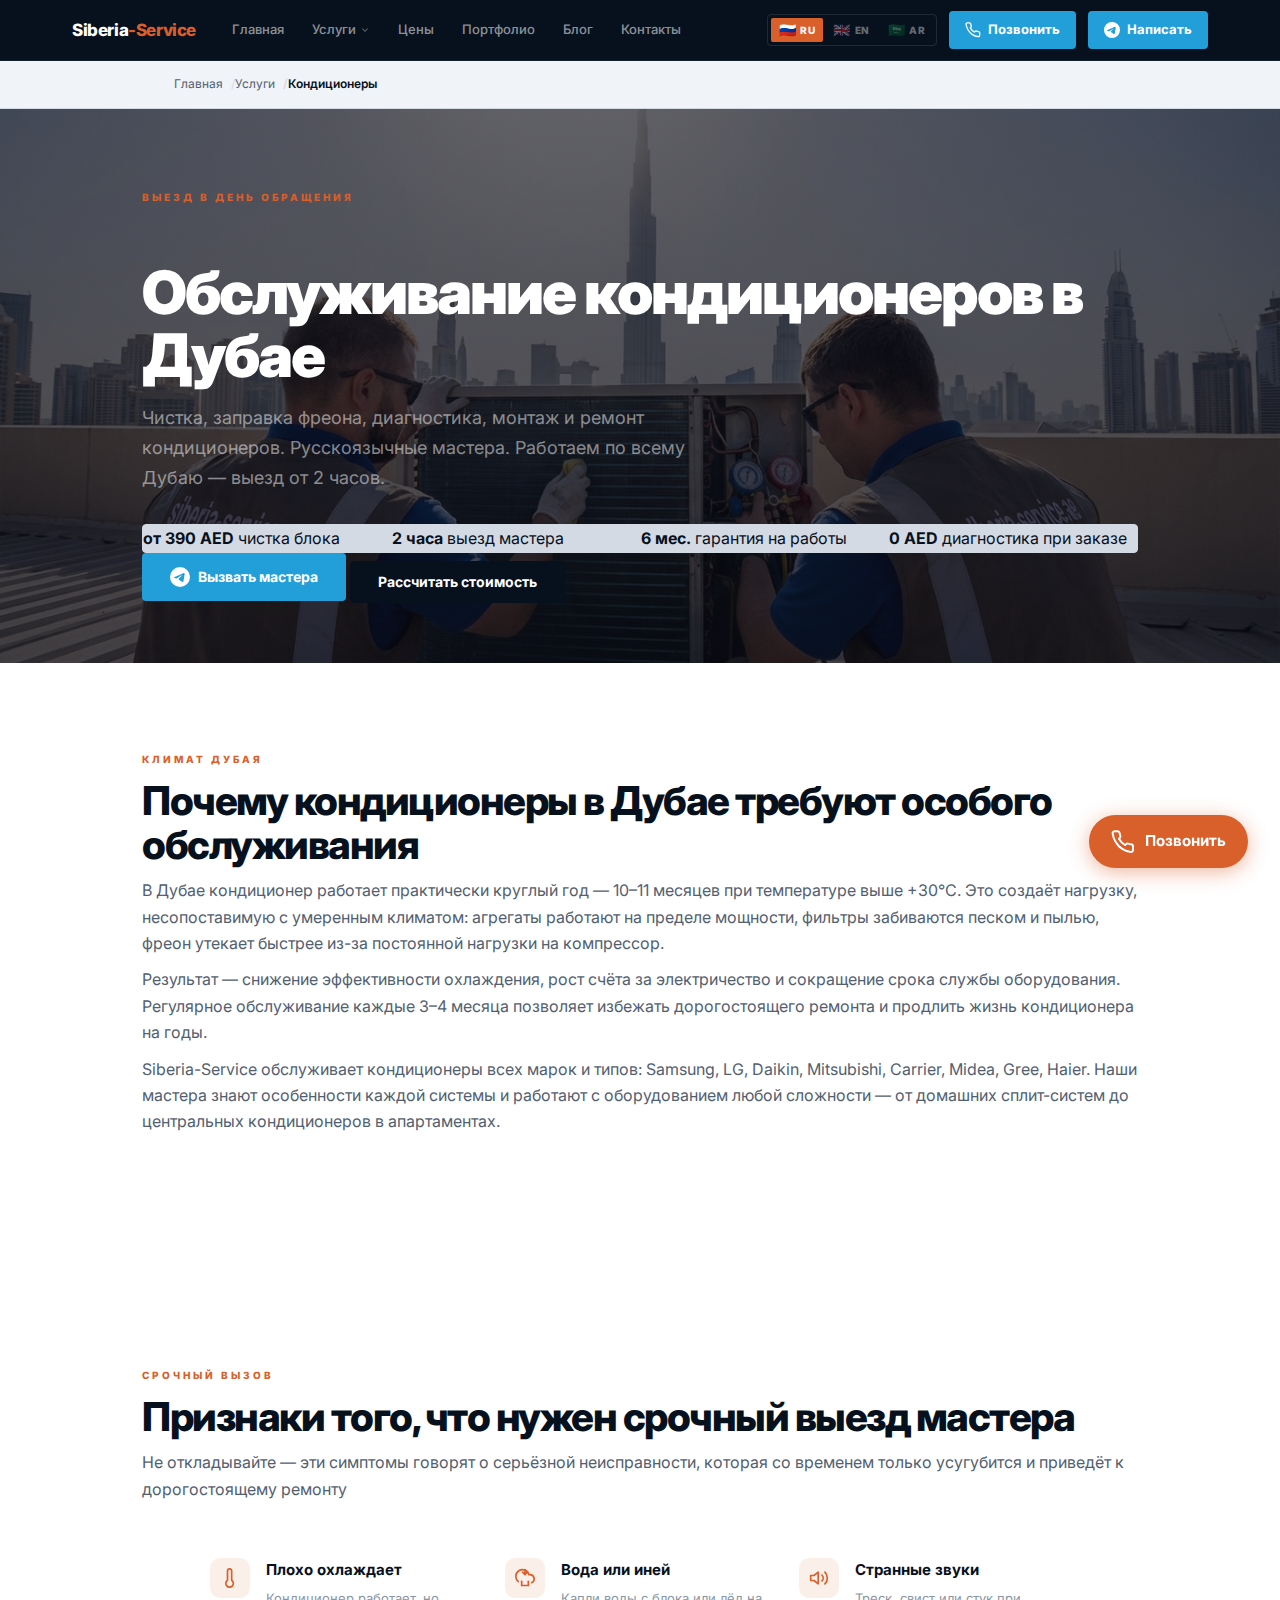
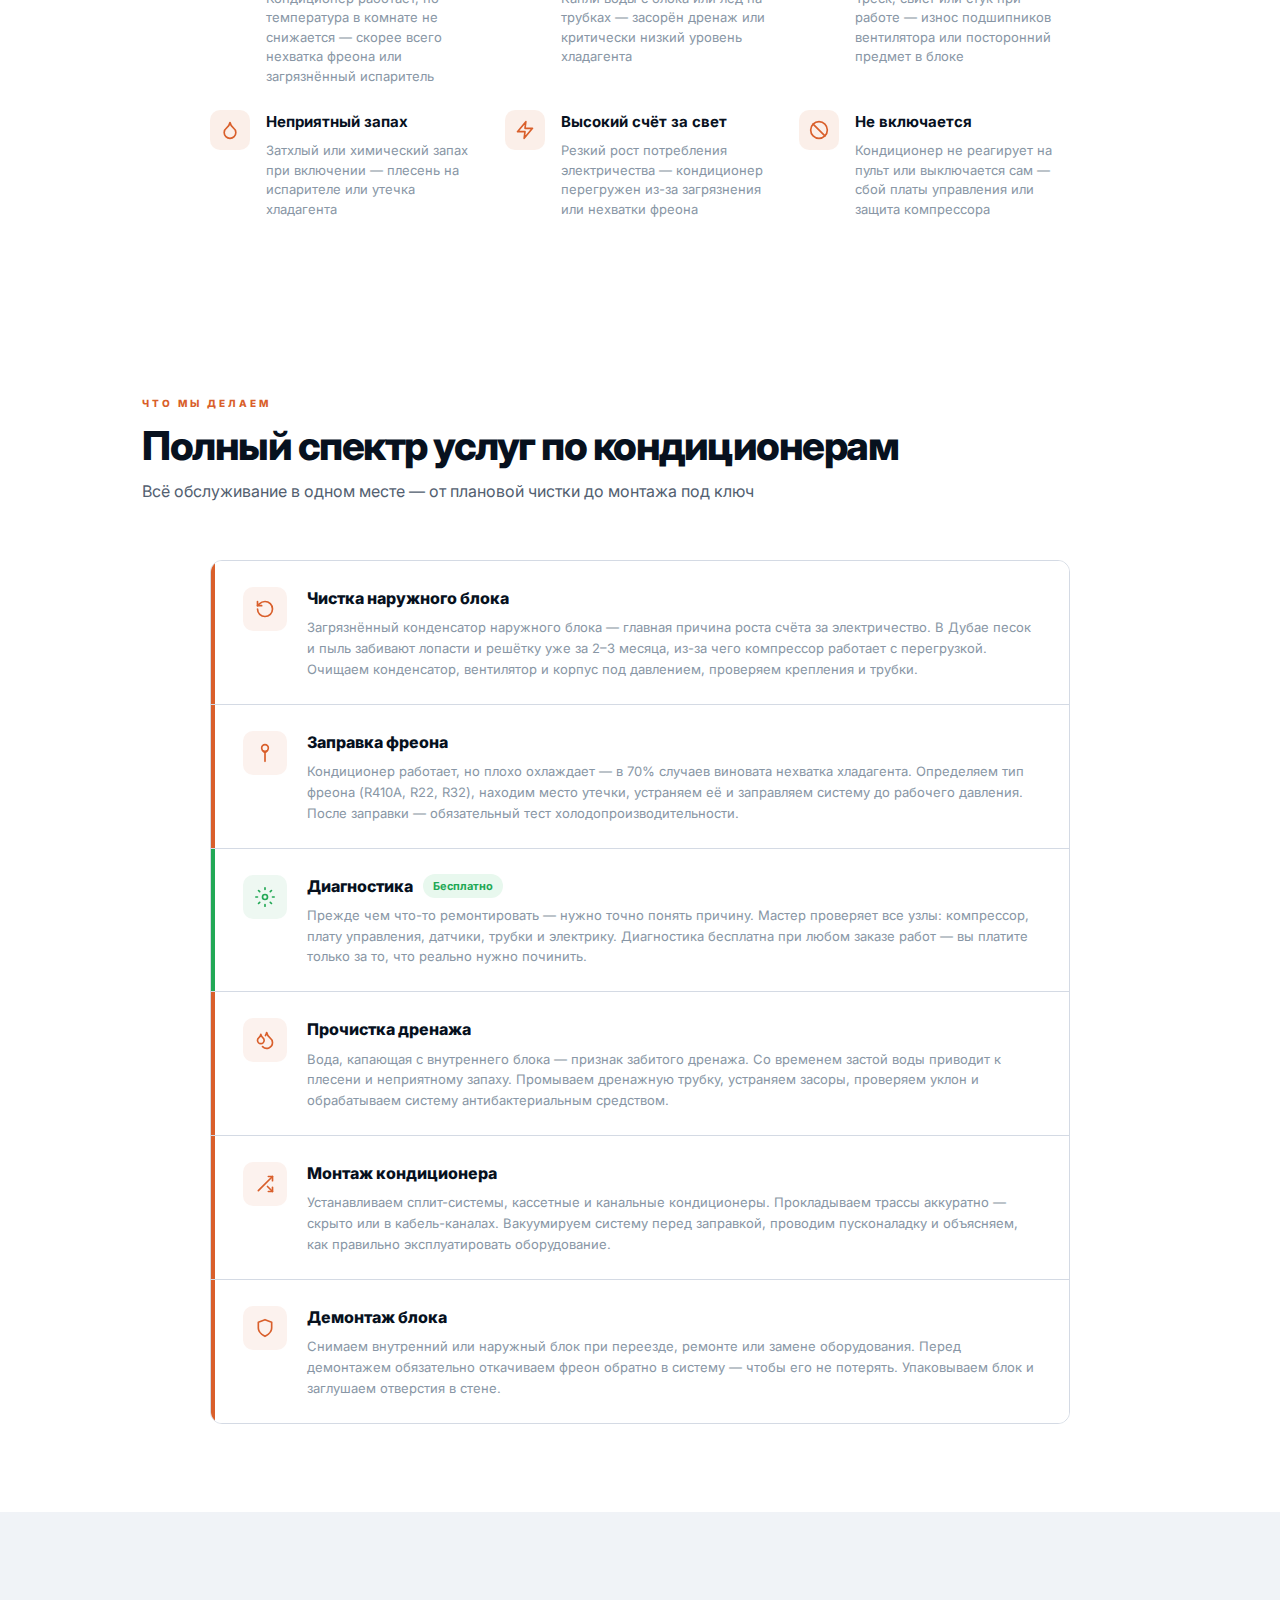
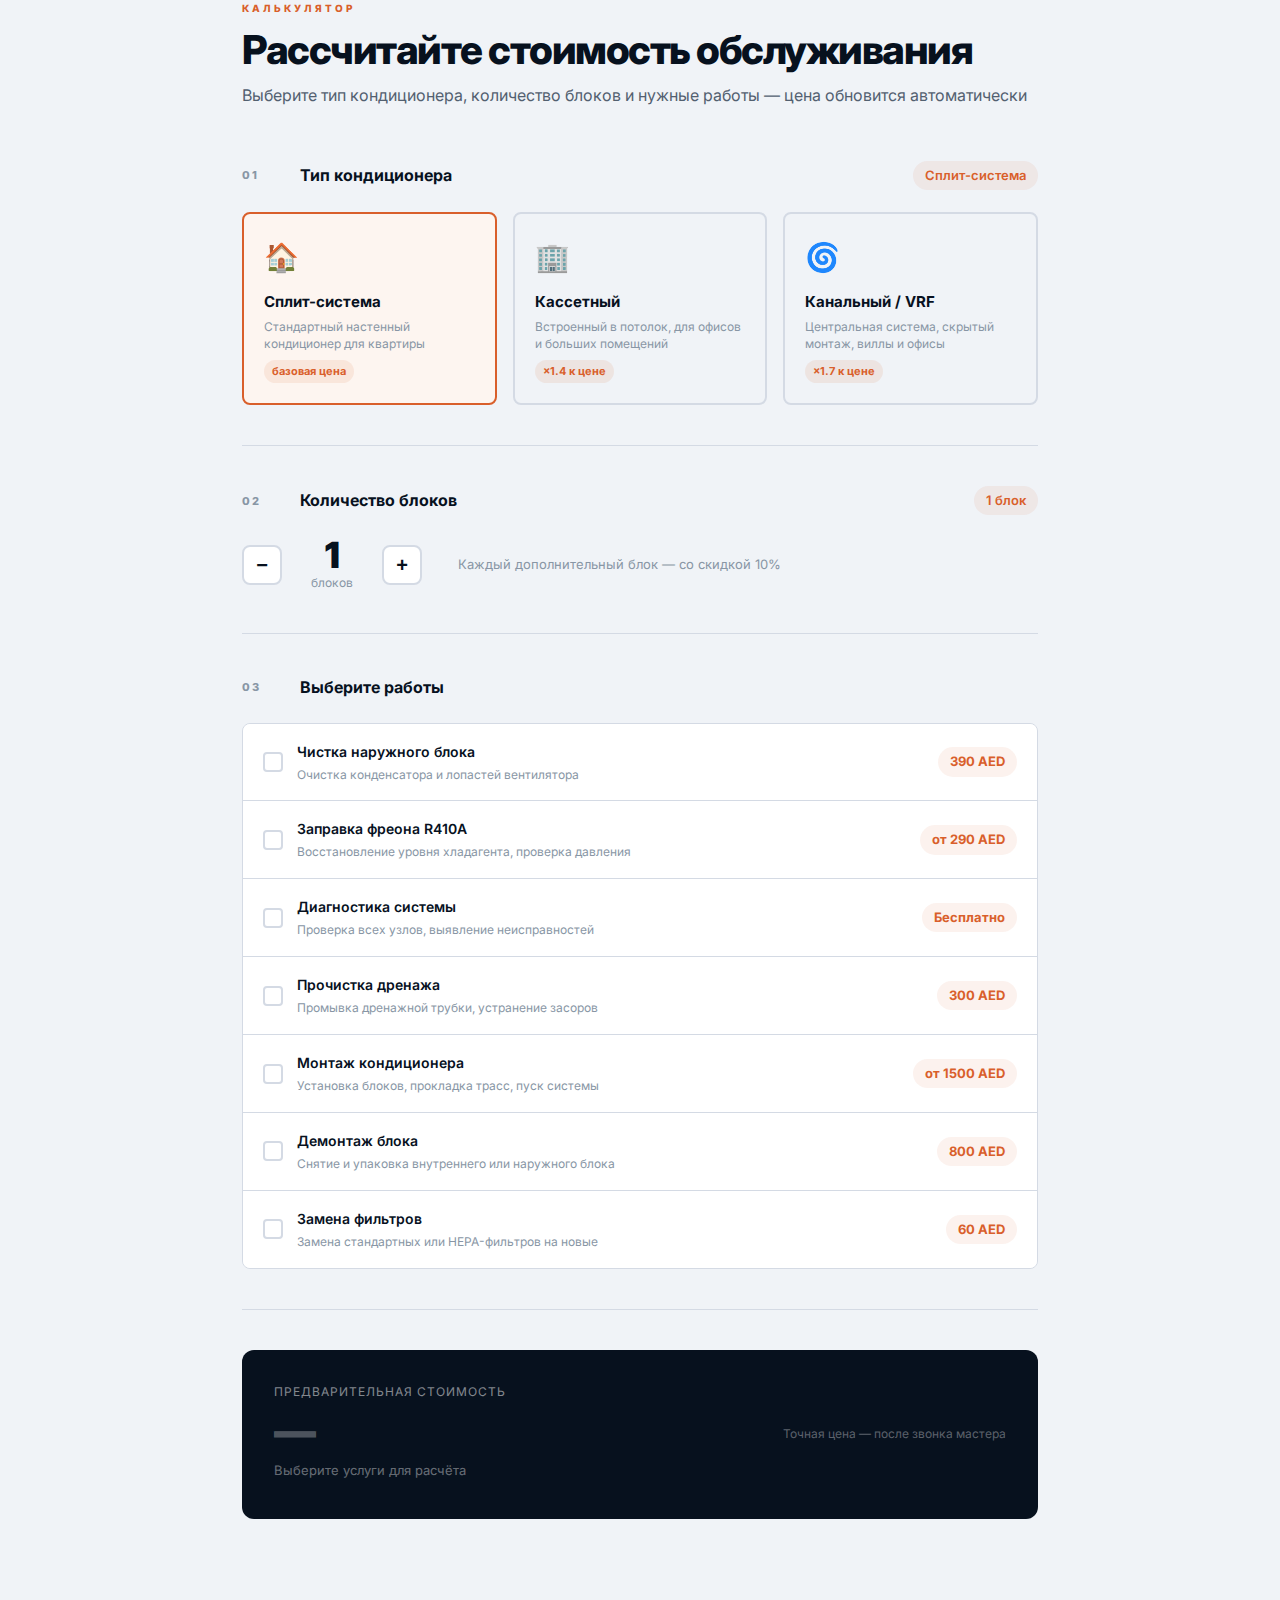
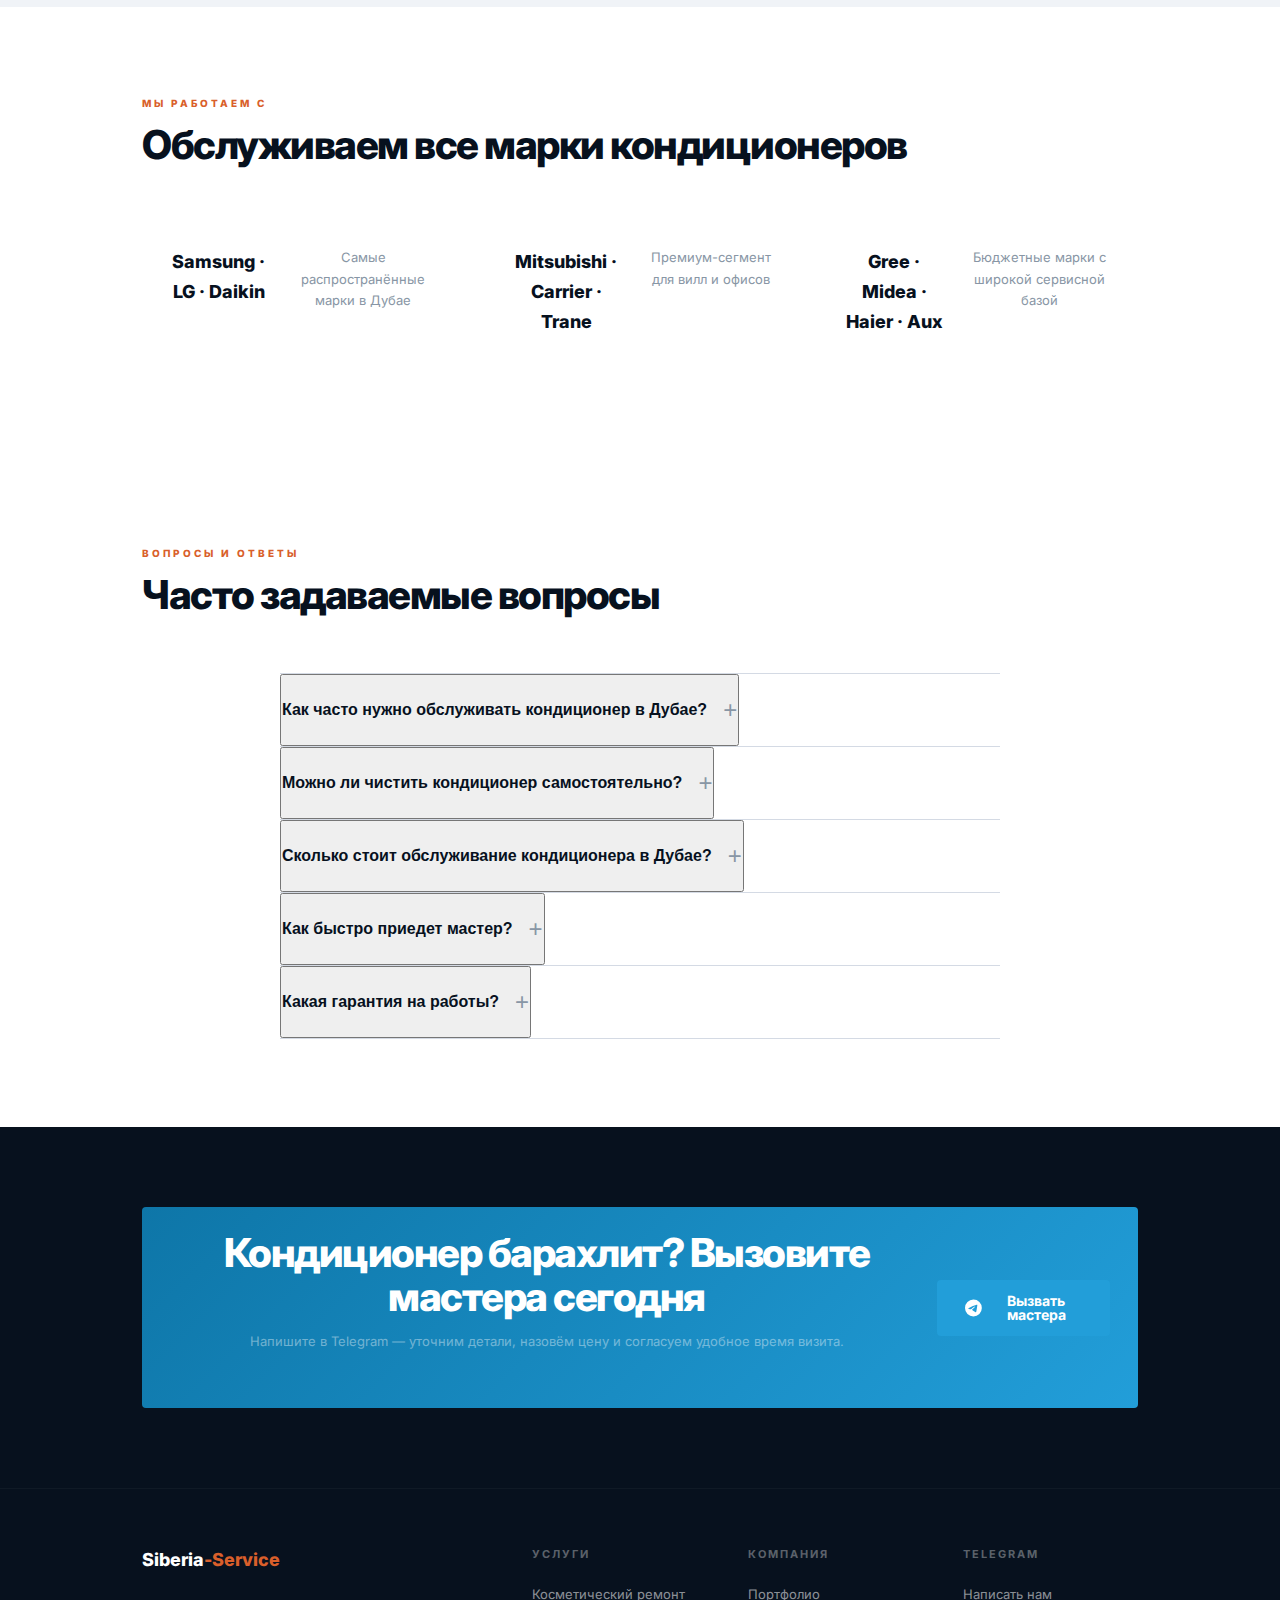
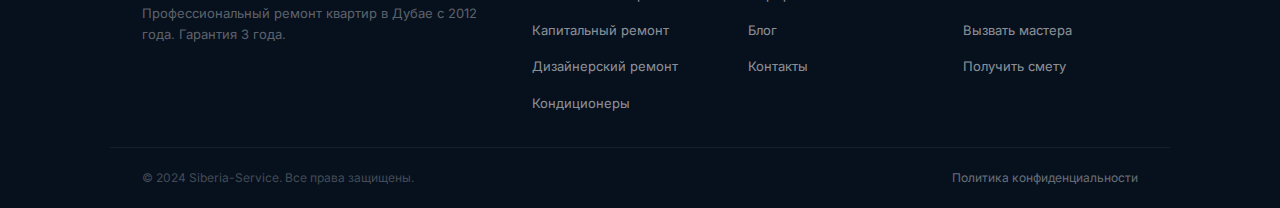
<file: kondicionery/index.html>
<!DOCTYPE html>
<html lang="ru" dir="ltr">
<head>
  <meta charset="UTF-8"/>
  <link rel="icon" type="image/svg+xml" href="../favicon.svg"/>
  <meta name="viewport" content="width=device-width, initial-scale=1.0"/>
  <title>Обслуживание кондиционеров в Дубае — чистка, заправка, ремонт | Siberia-Service</title>
  <meta name="description" content="Обслуживание кондиционеров в Дубае: чистка, заправка фреона, диагностика, монтаж и ремонт. Выезд в день обращения. Работаем по всему Дубаю. Гарантия."/>
  <meta name="keywords" content="обслуживание кондиционеров Дубай, чистка кондиционера Дубай, заправка фреона Дубай, ремонт кондиционера Dubai, монтаж кондиционера ОАЭ, AC service Dubai, AC cleaning Dubai"/>
  <link rel="canonical" href="https://siberia-service.ae/kondicionery.html"/>
  <meta property="og:title" content="Обслуживание кондиционеров в Дубае | Siberia-Service"/>
  <meta property="og:description" content="Чистка, заправка фреона, диагностика и ремонт кондиционеров в Дубае. Выезд в день обращения."/>
  <meta property="og:type" content="website"/>
  <meta property="og:url" content="https://siberia-service.ae/kondicionery.html"/>
  <link rel="preconnect" href="https://fonts.googleapis.com"/>
  <link rel="preconnect" href="https://fonts.gstatic.com" crossorigin/>
  <link rel="preload" href="https://fonts.googleapis.com/css2?family=Inter:wght@400;500;600;700;800;900&family=Cairo:wght@400;600;700;800&display=swap" as="style" onload="this.onload=null;this.rel='stylesheet'"/><noscript><link href="https://fonts.googleapis.com/css2?family=Inter:wght@400;500;600;700;800;900&family=Cairo:wght@400;600;700;800&display=swap" rel="stylesheet"/></noscript>
  <link rel="stylesheet" href="../css/style.css"/>
  <style>
    /* AC Calculator */
    .ac-calc { background: var(--light); padding: 88px 0; }
    .ac-calc-wrap { max-width: 860px; margin: 0 auto; padding: 0 32px; }
    .ac-step { margin-bottom: 40px; padding-bottom: 40px; border-bottom: 1px solid var(--border); }
    .ac-step:last-of-type { border-bottom: none; }
    .ac-step-hdr { display: flex; align-items: center; gap: 14px; margin-bottom: 22px; }
    .ac-step-n { font-size: 11px; font-weight: 800; color: var(--muted); letter-spacing: 1.5px; text-transform: uppercase; min-width: 44px; }
    .ac-step-name { font-size: 16px; font-weight: 700; color: var(--ink); }
    .ac-step-val { margin-left: auto; font-size: 13px; font-weight: 600; color: var(--accent); background: rgba(217,95,43,0.08); padding: 4px 12px; border-radius: 100px; }

    /* AC type cards */
    .ac-type-cards { display: grid; grid-template-columns: repeat(3,1fr); gap: 16px; }
    @media (max-width: 600px) { .ac-type-cards { grid-template-columns: 1fr; } }
    .ac-tcard { border: 2px solid var(--border); border-radius: 8px; padding: 20px; cursor: pointer; transition: border-color 0.15s, background 0.15s; }
    .ac-tcard:hover { border-color: var(--accent); background: #fdf5f0; }
    .ac-tcard.selected { border-color: var(--accent); background: #fdf5f0; }
    .ac-tcard input { display: none; }
    .ac-tcard-icon { font-size: 28px; margin-bottom: 10px; }
    .ac-tcard-name { font-size: 15px; font-weight: 700; color: var(--ink); margin-bottom: 4px; }
    .ac-tcard-sub { font-size: 12px; color: var(--muted); line-height: 1.4; }
    .ac-tcard-mult { font-size: 11px; font-weight: 700; color: var(--accent); margin-top: 8px; background: rgba(217,95,43,0.1); display: inline-block; padding: 2px 8px; border-radius: 100px; }

    /* Quantity slider */
    .qty-widget { display: flex; align-items: center; gap: 20px; }
    .qty-btn { width: 40px; height: 40px; border: 2px solid var(--border); border-radius: 8px; background: #fff; font-size: 20px; font-weight: 700; color: var(--ink); cursor: pointer; display: flex; align-items: center; justify-content: center; flex-shrink: 0; transition: border-color 0.15s; }
    .qty-btn:hover { border-color: var(--accent); color: var(--accent); }
    .qty-display { min-width: 60px; text-align: center; }
    .qty-num { font-size: 36px; font-weight: 900; color: var(--ink); line-height: 1; }
    .qty-label { font-size: 12px; color: var(--muted); }

    /* Services options */
    .ac-options { display: flex; flex-direction: column; gap: 0; border: 1px solid var(--border); border-radius: 8px; overflow: hidden; }
    .ac-opt { display: flex; align-items: center; gap: 14px; padding: 16px 20px; background: #fff; cursor: pointer; user-select: none; transition: background 0.15s; border-bottom: 1px solid var(--border); }
    .ac-opt:last-child { border-bottom: none; }
    .ac-opt:hover { background: var(--light); }
    .ac-opt.checked { background: #fdf5f0; border-left: 3px solid var(--accent); }
    .ac-opt input { display: none; }
    .ac-opt-cb { width: 20px; height: 20px; border: 2px solid var(--border); border-radius: 4px; flex-shrink: 0; display: flex; align-items: center; justify-content: center; transition: border-color 0.15s; position: relative; }
    .ac-opt.checked .ac-opt-cb { border-color: var(--accent); }
    .ac-opt.checked .ac-opt-cb::after { content: ''; position: absolute; width: 10px; height: 10px; background: var(--accent); border-radius: 2px; }
    .ac-opt-info { flex: 1; }
    .ac-opt-name { font-size: 14px; font-weight: 600; color: var(--ink); }
    .ac-opt-desc { font-size: 12px; color: var(--muted); margin-top: 2px; }
    .ac-opt-price { font-size: 13px; font-weight: 700; color: var(--accent); background: rgba(217,95,43,0.08); padding: 4px 12px; border-radius: 100px; white-space: nowrap; flex-shrink: 0; }

    /* Result */
    .ac-result { background: var(--ink); border-radius: 12px; padding: 32px; display: flex; align-items: center; justify-content: space-between; gap: 24px; flex-wrap: wrap; margin-top: 8px; }
    .ac-result-label { font-size: 12px; color: rgba(255,255,255,0.5); text-transform: uppercase; letter-spacing: 1px; margin-bottom: 8px; }
    .ac-result-amount { font-size: 42px; font-weight: 900; color: #fff; letter-spacing: -2px; line-height: 1; }
    .ac-result-hint { font-size: 13px; color: rgba(255,255,255,0.4); margin-top: 8px; }
    .ac-result-breakdown { font-size: 12px; color: rgba(255,255,255,0.5); margin-top: 6px; }
    .ac-result-actions { display: flex; flex-direction: column; gap: 12px; align-items: flex-end; }
    @media (max-width: 600px) { .ac-result { flex-direction: column; } .ac-result-actions { align-items: stretch; width: 100%; } }

    /* Services cards grid */
    .svc-grid { display: grid; grid-template-columns: repeat(2, 1fr); gap: 20px; max-width: 960px; margin: 0 auto; }
    @media (max-width: 640px) { .svc-grid { grid-template-columns: 1fr; } }
  </style>
  <script type="application/ld+json">
  {
    "@context": "https://schema.org",
    "@graph": [
      {
        "@type": "Service",
        "name": "Обслуживание кондиционеров в Дубае",
        "provider": {
          "@type": "LocalBusiness",
          "name": "Siberia-Service",
          "url": "https://siberia-service.ae",
          "areaServed": "Дубай, ОАЭ"
        },
        "serviceType": "Обслуживание кондиционеров",
        "description": "Чистка, заправка фреона, диагностика, монтаж и ремонт кондиционеров в Дубае. Выезд в день обращения.",
        "url": "https://siberia-service.ae/kondicionery.html"
      },
      {
        "@type": "FAQPage",
        "mainEntity": [
          {
            "@type": "Question",
            "name": "Как часто нужно чистить кондиционер в Дубае?",
            "acceptedAnswer": {"@type": "Answer", "text": "В условиях Дубая рекомендуется чистить кондиционер каждые 3–4 месяца. Из-за песка и пыли фильтры засоряются значительно быстрее, чем в умеренном климате."}
          },
          {
            "@type": "Question",
            "name": "Сколько стоит чистка кондиционера в Дубае?",
            "acceptedAnswer": {"@type": "Answer", "text": "Очистка наружного блока — 390 AED. Заправка фреона — от 290 AED. Прочистка дренажа — 300 AED. Монтаж кондиционера — от 1500 AED. Диагностика бесплатно."}}
          },
          {
            "@type": "Question",
            "name": "Как понять что кондиционеру нужна заправка фреона?",
            "acceptedAnswer": {"@type": "Answer", "text": "Признаки низкого фреона: кондиционер работает, но плохо охлаждает; появляется иней или лёд на трубках; агрегат потребляет больше электроэнергии. Точно определить только диагностикой."}
          },
          {
            "@type": "Question",
            "name": "Сколько времени занимает обслуживание кондиционера?",
            "acceptedAnswer": {"@type": "Answer", "text": "Стандартная чистка одного блока — 40–60 минут. Полное обслуживание с заправкой — 1.5–2 часа. Монтаж нового кондиционера — 3–5 часов в зависимости от сложности."}
          }
        ]
      },
      {
        "@type": "BreadcrumbList",
        "itemListElement": [
          {"@type": "ListItem", "position": 1, "name": "Главная", "item": "https://siberia-service.ae/"},
          {"@type": "ListItem", "position": 2, "name": "Услуги", "item": "https://siberia-service.ae/uslugi.html"},
          {"@type": "ListItem", "position": 3, "name": "Обслуживание кондиционеров", "item": "https://siberia-service.ae/kondicionery.html"}
        ]
      }
    ]
  }
  </script>
  <!-- Yandex.Metrika counter -->
  <script type="text/javascript">
    (function(m,e,t,r,i,k,a){
        m[i]=m[i]||function(){(m[i].a=m[i].a||[]).push(arguments)};
        m[i].l=1*new Date();
        for (var j = 0; j < document.scripts.length; j++) {if (document.scripts[j].src === r) { return; }}
        k=e.createElement(t),a=e.getElementsByTagName(t)[0],k.async=1,k.src=r,a.parentNode.insertBefore(k,a)
    })(window, document,'script','https://mc.yandex.ru/metrika/tag.js?id=107188397', 'ym');
    ym(107188397, 'init', {ssr:true, webvisor:true, clickmap:true, ecommerce:"dataLayer", referrer: document.referrer, url: location.href, accurateTrackBounce:true, trackLinks:true});
  </script>
  <noscript><div><img src="https://mc.yandex.ru/watch/107188397" style="position:absolute; left:-9999px;" alt="" /></div></noscript>
  <!-- /Yandex.Metrika counter -->
</head>
<body>

<header>
  <div class="hdr">
    <a href="/" class="logo">Siberia<em>-Service</em></a>
    <nav><ul class="hdr-nav">
      <li><a href="/" data-i18n="nav.home">Главная</a></li>
      <li class="nav-drop"><a href="/uslugi" data-i18n="nav.services">Услуги</a>
        <ul class="drop-menu">
          <li><a href="/kosmeticheskiy-remont" data-i18n="nav.cosmetic">Косметический ремонт</a></li>
          <li><a href="/kapitalnyy-remont" data-i18n="nav.capital">Капитальный ремонт</a></li>
          <li><a href="/dizaynersky-remont" data-i18n="nav.design">Дизайнерский ремонт</a></li>
          <li><a href="/kondicionery" data-i18n="nav.ac">Кондиционеры</a></li>
        </ul>
      </li>
      <li><a href="/prices" data-i18n="nav.prices">Цены</a></li>
      <li><a href="/portfolio" data-i18n="nav.portfolio">Портфолио</a></li>
      <li><a href="/blog" data-i18n="nav.blog">Блог</a></li>
      <li><a href="/contacts" data-i18n="nav.contacts">Контакты</a></li>
    </ul></nav>
    <div class="hdr-right">
      <div class="lang-sw">
        <button class="lang-btn" data-lang="ru" onclick="setLang('ru')"><span class="lang-flag">🇷🇺</span><span class="lang-code"> RU</span></button>
        <button class="lang-btn" data-lang="en" onclick="setLang('en')"><span class="lang-flag">🇬🇧</span><span class="lang-code"> EN</span></button>
        <button class="lang-btn" data-lang="ar" onclick="setLang('ar')"><span class="lang-flag">🇸🇦</span><span class="lang-code"> AR</span></button>
      </div>
      <a href="tel:+971589552882" class="hdr-tg">
        <svg width="16" height="16" viewBox="0 0 24 24" fill="none" stroke="currentColor" stroke-width="2" stroke-linecap="round" stroke-linejoin="round"><path d="M22 16.92v3a2 2 0 0 1-2.18 2 19.79 19.79 0 0 1-8.63-3.07A19.5 19.5 0 0 1 4.69 12 19.79 19.79 0 0 1 1.61 3.4 2 2 0 0 1 3.6 1.22h3a2 2 0 0 1 2 1.72c.127.96.361 1.903.7 2.81a2 2 0 0 1-.45 2.11L7.91 8.77a16 16 0 0 0 6.29 6.29l.95-.95a2 2 0 0 1 2.11-.45c.907.339 1.85.573 2.81.7A2 2 0 0 1 22 16.92z"/></svg>
        <span>Позвонить</span>
      </a>
      <a href="https://t.me/+971589552882" class="hdr-tg" target="_blank" rel="noopener">
        <svg width="16" height="16" viewBox="0 0 24 24" fill="currentColor"><path d="M11.944 0A12 12 0 0 0 0 12a12 12 0 0 0 12 12 12 12 0 0 0 12-12A12 12 0 0 0 12 0a12 12 0 0 0-.056 0zm4.962 7.224c.1-.002.321.023.465.14a.506.506 0 0 1 .171.325c.016.093.036.306.02.472-.18 1.898-.96 6.502-1.36 8.627-.168.9-.499 1.201-.82 1.23-.696.065-1.225-.46-1.9-.902-1.056-.693-1.653-1.124-2.678-1.8-1.185-.78-.417-1.21.258-1.91.177-.184 3.247-2.977 3.307-3.23.007-.032.014-.15-.056-.212s-.174-.041-.249-.024c-.106.024-1.793 1.14-5.061 3.345-.48.33-.913.49-1.302.48-.428-.008-1.252-.241-1.865-.44-.752-.245-1.349-.374-1.297-.789.027-.216.325-.437.893-.663 3.498-1.524 5.83-2.529 6.998-3.014 3.332-1.386 4.025-1.627 4.476-1.635z"/></svg>
        <span data-i18n="hdr.tg">Написать</span>
      </a>
    </div>
  </div>
</header>

<main>

  <!-- Breadcrumb -->
  <nav class="breadcrumb" aria-label="Breadcrumb">
    <div class="wrap">
      <ol>
        <li><a href="/">Главная</a></li>
        <li><a href="/uslugi">Услуги</a></li>
        <li aria-current="page">Кондиционеры</li>
      </ol>
    </div>
  </nav>

  <!-- Hero -->
  <section class="hero-dark" style="background-image: linear-gradient(rgba(10,10,20,0.65), rgba(10,10,20,0.75)), url('../kondi.webp'); background-size: cover; background-position: center;">
    <div class="wrap">
      <div class="section-head">
        <span class="sec-tag">Выезд в день обращения</span>
      </div>
      <h1>Обслуживание кондиционеров в Дубае</h1>
      <p class="hero-sub">Чистка, заправка фреона, диагностика, монтаж и ремонт кондиционеров. Русскоязычные мастера. Работаем по всему Дубаю — выезд от 2 часов.</p>
      <div class="stat-row">
        <div class="stat-item">
          <strong>от 390 AED</strong>
          <span>чистка блока</span>
        </div>
        <div class="stat-item">
          <strong>2 часа</strong>
          <span>выезд мастера</span>
        </div>
        <div class="stat-item">
          <strong>6 мес.</strong>
          <span>гарантия на работы</span>
        </div>
        <div class="stat-item">
          <strong>0 AED</strong>
          <span>диагностика при заказе</span>
        </div>
      </div>
      <div class="hero-cta">
        <a href="https://t.me/+971589552882" class="btn btn-tg btn--lg" target="_blank" rel="noopener">
          <svg width="20" height="20" viewBox="0 0 24 24" fill="currentColor"><path d="M11.944 0A12 12 0 0 0 0 12a12 12 0 0 0 12 12 12 12 0 0 0 12-12A12 12 0 0 0 12 0a12 12 0 0 0-.056 0zm4.962 7.224c.1-.002.321.023.465.14a.506.506 0 0 1 .171.325c.016.093.036.306.02.472-.18 1.898-.96 6.502-1.36 8.627-.168.9-.499 1.201-.82 1.23-.696.065-1.225-.46-1.9-.902-1.056-.693-1.653-1.124-2.678-1.8-1.185-.78-.417-1.21.258-1.91.177-.184 3.247-2.977 3.307-3.23.007-.032.014-.15-.056-.212s-.174-.041-.249-.024c-.106.024-1.793 1.14-5.061 3.345-.48.33-.913.49-1.302.48-.428-.008-1.252-.241-1.865-.44-.752-.245-1.349-.374-1.297-.789.027-.216.325-.437.893-.663 3.498-1.524 5.83-2.529 6.998-3.014 3.332-1.386 4.025-1.627 4.476-1.635z"/></svg>
          Вызвать мастера
        </a>
        <a href="#ac-calculator" class="btn btn-dark">Рассчитать стоимость</a>
      </div>
    </div>
  </section>

  <!-- Why Dubai needs AC service -->
  <section class="section">
    <div class="wrap">
      <div class="section-head">
        <span class="sec-tag">Климат Дубая</span>
        <h2>Почему кондиционеры в Дубае требуют особого обслуживания</h2>
        <p class="sec-sub">В Дубае кондиционер работает практически круглый год — 10–11 месяцев при температуре выше +30°C. Это создаёт нагрузку, несопоставимую с умеренным климатом: агрегаты работают на пределе мощности, фильтры забиваются песком и пылью, фреон утекает быстрее из-за постоянной нагрузки на компрессор.</p>
        <p class="sec-sub">Результат — снижение эффективности охлаждения, рост счёта за электричество и сокращение срока службы оборудования. Регулярное обслуживание каждые 3–4 месяца позволяет избежать дорогостоящего ремонта и продлить жизнь кондиционера на годы.</p>
        <p class="sec-sub">Siberia-Service обслуживает кондиционеры всех марок и типов: Samsung, LG, Daikin, Mitsubishi, Carrier, Midea, Gree, Haier. Наши мастера знают особенности каждой системы и работают с оборудованием любой сложности — от домашних сплит-систем до центральных кондиционеров в апартаментах.</p>
      </div>
    </div>
  </section>

  <!-- Warning signs -->
  <section class="section section--light">
    <div class="wrap">
      <div class="section-head">
        <span class="sec-tag">Срочный вызов</span>
        <h2>Признаки того, что нужен срочный выезд мастера</h2>
        <p class="sec-sub">Не откладывайте — эти симптомы говорят о серьёзной неисправности, которая со временем только усугубится и приведёт к дорогостоящему ремонту</p>
      </div>
      <div class="features-grid grid-3" style="max-width:860px;margin:0 auto;">
        <div class="feat-item feat-item--bordered" style="display:flex;gap:16px;align-items:flex-start;">
          <div style="width:40px;height:40px;background:rgba(217,95,43,0.1);border-radius:10px;display:flex;align-items:center;justify-content:center;flex-shrink:0;">
            <svg width="20" height="20" viewBox="0 0 24 24" fill="none" stroke="var(--accent)" stroke-width="2" stroke-linecap="round" stroke-linejoin="round"><path d="M14 14.76V3.5a2.5 2.5 0 0 0-5 0v11.26a4.5 4.5 0 1 0 5 0z"/></svg>
          </div>
          <div>
            <div style="font-size:15px;font-weight:700;color:var(--ink);margin-bottom:6px;">Плохо охлаждает</div>
            <div style="font-size:13px;color:var(--muted);line-height:1.5;">Кондиционер работает, но температура в комнате не снижается — скорее всего нехватка фреона или загрязнённый испаритель</div>
          </div>
        </div>
        <div class="feat-item feat-item--bordered" style="display:flex;gap:16px;align-items:flex-start;">
          <div style="width:40px;height:40px;background:rgba(217,95,43,0.1);border-radius:10px;display:flex;align-items:center;justify-content:center;flex-shrink:0;">
            <svg width="20" height="20" viewBox="0 0 24 24" fill="none" stroke="var(--accent)" stroke-width="2" stroke-linecap="round" stroke-linejoin="round"><path d="M12 2v6m0 0l-3-3m3 3l3-3"/><path d="M20 17.58A5 5 0 0 0 18 8h-1.26A8 8 0 1 0 4 16.25"/><line x1="8" y1="16" x2="8" y2="21"/><line x1="8" y1="21" x2="16" y2="21"/><line x1="16" y1="16" x2="16" y2="21"/></svg>
          </div>
          <div>
            <div style="font-size:15px;font-weight:700;color:var(--ink);margin-bottom:6px;">Вода или иней</div>
            <div style="font-size:13px;color:var(--muted);line-height:1.5;">Капли воды с блока или лёд на трубках — засорён дренаж или критически низкий уровень хладагента</div>
          </div>
        </div>
        <div class="feat-item feat-item--bordered" style="display:flex;gap:16px;align-items:flex-start;">
          <div style="width:40px;height:40px;background:rgba(217,95,43,0.1);border-radius:10px;display:flex;align-items:center;justify-content:center;flex-shrink:0;">
            <svg width="20" height="20" viewBox="0 0 24 24" fill="none" stroke="var(--accent)" stroke-width="2" stroke-linecap="round" stroke-linejoin="round"><polygon points="11 5 6 9 2 9 2 15 6 15 11 19 11 5"/><path d="M19.07 4.93a10 10 0 0 1 0 14.14"/><path d="M15.54 8.46a5 5 0 0 1 0 7.07"/></svg>
          </div>
          <div>
            <div style="font-size:15px;font-weight:700;color:var(--ink);margin-bottom:6px;">Странные звуки</div>
            <div style="font-size:13px;color:var(--muted);line-height:1.5;">Треск, свист или стук при работе — износ подшипников вентилятора или посторонний предмет в блоке</div>
          </div>
        </div>
        <div class="feat-item feat-item--bordered" style="display:flex;gap:16px;align-items:flex-start;">
          <div style="width:40px;height:40px;background:rgba(217,95,43,0.1);border-radius:10px;display:flex;align-items:center;justify-content:center;flex-shrink:0;">
            <svg width="20" height="20" viewBox="0 0 24 24" fill="none" stroke="var(--accent)" stroke-width="2" stroke-linecap="round" stroke-linejoin="round"><path d="M12 22a7 7 0 0 0 7-7c0-2-1-3.9-3-5.5s-3.5-4-4-6.5c-.5 2.5-2 4.9-4 6.5C6 11.1 5 13 5 15a7 7 0 0 0 7 7z"/></svg>
          </div>
          <div>
            <div style="font-size:15px;font-weight:700;color:var(--ink);margin-bottom:6px;">Неприятный запах</div>
            <div style="font-size:13px;color:var(--muted);line-height:1.5;">Затхлый или химический запах при включении — плесень на испарителе или утечка хладагента</div>
          </div>
        </div>
        <div class="feat-item feat-item--bordered" style="display:flex;gap:16px;align-items:flex-start;">
          <div style="width:40px;height:40px;background:rgba(217,95,43,0.1);border-radius:10px;display:flex;align-items:center;justify-content:center;flex-shrink:0;">
            <svg width="20" height="20" viewBox="0 0 24 24" fill="none" stroke="var(--accent)" stroke-width="2" stroke-linecap="round" stroke-linejoin="round"><path d="M13 2L3 14h9l-1 8 10-12h-9l1-8z"/></svg>
          </div>
          <div>
            <div style="font-size:15px;font-weight:700;color:var(--ink);margin-bottom:6px;">Высокий счёт за свет</div>
            <div style="font-size:13px;color:var(--muted);line-height:1.5;">Резкий рост потребления электричества — кондиционер перегружен из-за загрязнения или нехватки фреона</div>
          </div>
        </div>
        <div class="feat-item feat-item--bordered" style="display:flex;gap:16px;align-items:flex-start;">
          <div style="width:40px;height:40px;background:rgba(217,95,43,0.1);border-radius:10px;display:flex;align-items:center;justify-content:center;flex-shrink:0;">
            <svg width="20" height="20" viewBox="0 0 24 24" fill="none" stroke="var(--accent)" stroke-width="2" stroke-linecap="round" stroke-linejoin="round"><circle cx="12" cy="12" r="10"/><line x1="4.93" y1="4.93" x2="19.07" y2="19.07"/></svg>
          </div>
          <div>
            <div style="font-size:15px;font-weight:700;color:var(--ink);margin-bottom:6px;">Не включается</div>
            <div style="font-size:13px;color:var(--muted);line-height:1.5;">Кондиционер не реагирует на пульт или выключается сам — сбой платы управления или защита компрессора</div>
          </div>
        </div>
      </div>
    </div>
  </section>

  <!-- Services grid -->
  <section class="section section--light">
    <div class="wrap">
      <div class="section-head">
        <span class="sec-tag">Что мы делаем</span>
        <h2>Полный спектр услуг по кондиционерам</h2>
        <p class="sec-sub">Всё обслуживание в одном месте — от плановой чистки до монтажа под ключ</p>
      </div>
      <div style="max-width:860px;margin:0 auto;display:flex;flex-direction:column;gap:0;border:1px solid var(--border);border-radius:12px;overflow:hidden;">

        <div style="display:flex;gap:0;background:#fff;border-bottom:1px solid var(--border);">
          <div style="width:4px;background:var(--accent);flex-shrink:0;"></div>
          <div style="padding:24px 28px;display:flex;gap:20px;align-items:flex-start;flex:1;">
            <div style="width:44px;height:44px;background:rgba(217,95,43,0.08);border-radius:10px;display:flex;align-items:center;justify-content:center;flex-shrink:0;margin-top:2px;">
              <svg width="20" height="20" viewBox="0 0 24 24" fill="none" stroke="var(--accent)" stroke-width="2" stroke-linecap="round" stroke-linejoin="round"><path d="M3 12a9 9 0 1 0 9-9 9.75 9.75 0 0 0-6.74 2.74L3 8"/><path d="M3 3v5h5"/></svg>
            </div>
            <div style="flex:1;">
              <div style="font-size:16px;font-weight:800;color:var(--ink);margin-bottom:6px;">Чистка наружного блока</div>
              <div style="font-size:13px;color:var(--muted);line-height:1.6;">Загрязнённый конденсатор наружного блока — главная причина роста счёта за электричество. В Дубае песок и пыль забивают лопасти и решётку уже за 2–3 месяца, из-за чего компрессор работает с перегрузкой. Очищаем конденсатор, вентилятор и корпус под давлением, проверяем крепления и трубки.</div>
            </div>
          </div>
        </div>

        <div style="display:flex;gap:0;background:#fff;border-bottom:1px solid var(--border);">
          <div style="width:4px;background:var(--accent);flex-shrink:0;"></div>
          <div style="padding:24px 28px;display:flex;gap:20px;align-items:flex-start;flex:1;">
            <div style="width:44px;height:44px;background:rgba(217,95,43,0.08);border-radius:10px;display:flex;align-items:center;justify-content:center;flex-shrink:0;margin-top:2px;">
              <svg width="20" height="20" viewBox="0 0 24 24" fill="none" stroke="var(--accent)" stroke-width="2" stroke-linecap="round" stroke-linejoin="round"><path d="M12 22V12M12 12L9 9m3 3l3-3"/><circle cx="12" cy="6" r="4"/></svg>
            </div>
            <div style="flex:1;">
              <div style="font-size:16px;font-weight:800;color:var(--ink);margin-bottom:6px;">Заправка фреона</div>
              <div style="font-size:13px;color:var(--muted);line-height:1.6;">Кондиционер работает, но плохо охлаждает — в 70% случаев виновата нехватка хладагента. Определяем тип фреона (R410A, R22, R32), находим место утечки, устраняем её и заправляем систему до рабочего давления. После заправки — обязательный тест холодопроизводительности.</div>
            </div>
          </div>
        </div>

        <div style="display:flex;gap:0;background:#fff;border-bottom:1px solid var(--border);">
          <div style="width:4px;background:#22a855;flex-shrink:0;"></div>
          <div style="padding:24px 28px;display:flex;gap:20px;align-items:flex-start;flex:1;">
            <div style="width:44px;height:44px;background:rgba(34,168,85,0.08);border-radius:10px;display:flex;align-items:center;justify-content:center;flex-shrink:0;margin-top:2px;">
              <svg width="20" height="20" viewBox="0 0 24 24" fill="none" stroke="#22a855" stroke-width="2" stroke-linecap="round" stroke-linejoin="round"><circle cx="12" cy="12" r="3"/><path d="M12 1v2M12 21v2M4.22 4.22l1.42 1.42M18.36 18.36l1.42 1.42M1 12h2M21 12h2M4.22 19.78l1.42-1.42M18.36 5.64l1.42-1.42"/></svg>
            </div>
            <div style="flex:1;">
              <div style="display:flex;align-items:center;gap:10px;margin-bottom:6px;">
                <div style="font-size:16px;font-weight:800;color:var(--ink);">Диагностика</div>
                <span style="font-size:11px;font-weight:700;background:#e8f8ee;color:#22a855;padding:3px 10px;border-radius:100px;">Бесплатно</span>
              </div>
              <div style="font-size:13px;color:var(--muted);line-height:1.6;">Прежде чем что-то ремонтировать — нужно точно понять причину. Мастер проверяет все узлы: компрессор, плату управления, датчики, трубки и электрику. Диагностика бесплатна при любом заказе работ — вы платите только за то, что реально нужно починить.</div>
            </div>
          </div>
        </div>

        <div style="display:flex;gap:0;background:#fff;border-bottom:1px solid var(--border);">
          <div style="width:4px;background:var(--accent);flex-shrink:0;"></div>
          <div style="padding:24px 28px;display:flex;gap:20px;align-items:flex-start;flex:1;">
            <div style="width:44px;height:44px;background:rgba(217,95,43,0.08);border-radius:10px;display:flex;align-items:center;justify-content:center;flex-shrink:0;margin-top:2px;">
              <svg width="20" height="20" viewBox="0 0 24 24" fill="none" stroke="var(--accent)" stroke-width="2" stroke-linecap="round" stroke-linejoin="round"><path d="M7 16.3c2.2 0 4-1.83 4-4.05 0-1.16-.57-2.26-1.71-3.19S7.29 6.75 7 5.3c-.29 1.45-1.14 2.84-2.29 3.76S3 11.1 3 12.25c0 2.22 1.8 4.05 4 4.05z"/><path d="M12.56 6.6A10.97 10.97 0 0 0 14 3.02c.5 2.5 2 4.9 4 6.5s3 3.5 3 5.5a6.98 6.98 0 0 1-11.91 4.97"/></svg>
            </div>
            <div style="flex:1;">
              <div style="font-size:16px;font-weight:800;color:var(--ink);margin-bottom:6px;">Прочистка дренажа</div>
              <div style="font-size:13px;color:var(--muted);line-height:1.6;">Вода, капающая с внутреннего блока — признак забитого дренажа. Со временем застой воды приводит к плесени и неприятному запаху. Промываем дренажную трубку, устраняем засоры, проверяем уклон и обрабатываем систему антибактериальным средством.</div>
            </div>
          </div>
        </div>

        <div style="display:flex;gap:0;background:#fff;border-bottom:1px solid var(--border);">
          <div style="width:4px;background:var(--accent);flex-shrink:0;"></div>
          <div style="padding:24px 28px;display:flex;gap:20px;align-items:flex-start;flex:1;">
            <div style="width:44px;height:44px;background:rgba(217,95,43,0.08);border-radius:10px;display:flex;align-items:center;justify-content:center;flex-shrink:0;margin-top:2px;">
              <svg width="20" height="20" viewBox="0 0 24 24" fill="none" stroke="var(--accent)" stroke-width="2" stroke-linecap="round" stroke-linejoin="round"><polyline points="16 3 21 3 21 8"/><line x1="4" y1="20" x2="21" y2="3"/><polyline points="21 16 21 21 16 21"/><line x1="15" y1="15" x2="21" y2="21"/></svg>
            </div>
            <div style="flex:1;">
              <div style="font-size:16px;font-weight:800;color:var(--ink);margin-bottom:6px;">Монтаж кондиционера</div>
              <div style="font-size:13px;color:var(--muted);line-height:1.6;">Устанавливаем сплит-системы, кассетные и канальные кондиционеры. Прокладываем трассы аккуратно — скрыто или в кабель-каналах. Вакуумируем систему перед заправкой, проводим пусконаладку и объясняем, как правильно эксплуатировать оборудование.</div>
            </div>
          </div>
        </div>

        <div style="display:flex;gap:0;background:#fff;">
          <div style="width:4px;background:var(--accent);flex-shrink:0;border-radius:0 0 0 12px;"></div>
          <div style="padding:24px 28px;display:flex;gap:20px;align-items:flex-start;flex:1;">
            <div style="width:44px;height:44px;background:rgba(217,95,43,0.08);border-radius:10px;display:flex;align-items:center;justify-content:center;flex-shrink:0;margin-top:2px;">
              <svg width="20" height="20" viewBox="0 0 24 24" fill="none" stroke="var(--accent)" stroke-width="2" stroke-linecap="round" stroke-linejoin="round"><path d="M12 22s8-4 8-10V5l-8-3-8 3v7c0 6 8 10 8 10z"/></svg>
            </div>
            <div style="flex:1;">
              <div style="font-size:16px;font-weight:800;color:var(--ink);margin-bottom:6px;">Демонтаж блока</div>
              <div style="font-size:13px;color:var(--muted);line-height:1.6;">Снимаем внутренний или наружный блок при переезде, ремонте или замене оборудования. Перед демонтажем обязательно откачиваем фреон обратно в систему — чтобы его не потерять. Упаковываем блок и заглушаем отверстия в стене.</div>
            </div>
          </div>
        </div>

      </div>
    </div>
  </section>

  <!-- Calculator -->
  <section class="ac-calc" id="ac-calculator">
    <div class="ac-calc-wrap">
      <div class="section-head" style="margin-bottom:52px;">
        <span class="sec-tag">Калькулятор</span>
        <h2>Рассчитайте стоимость обслуживания</h2>
        <p class="sec-sub">Выберите тип кондиционера, количество блоков и нужные работы — цена обновится автоматически</p>
      </div>

      <!-- Step 1: AC type -->
      <div class="ac-step">
        <div class="ac-step-hdr">
          <span class="ac-step-n">01</span>
          <span class="ac-step-name">Тип кондиционера</span>
          <span class="ac-step-val" id="acTypeVal">Сплит-система</span>
        </div>
        <div class="ac-type-cards">
          <label class="ac-tcard selected" onclick="selectAcType(this, 1.0, 'Сплит-система')">
            <input type="radio" name="actype" checked/>
            <div class="ac-tcard-icon">🏠</div>
            <div class="ac-tcard-name">Сплит-система</div>
            <div class="ac-tcard-sub">Стандартный настенный кондиционер для квартиры</div>
            <div class="ac-tcard-mult">базовая цена</div>
          </label>
          <label class="ac-tcard" onclick="selectAcType(this, 1.4, 'Кассетный')">
            <input type="radio" name="actype"/>
            <div class="ac-tcard-icon">🏢</div>
            <div class="ac-tcard-name">Кассетный</div>
            <div class="ac-tcard-sub">Встроенный в потолок, для офисов и больших помещений</div>
            <div class="ac-tcard-mult">×1.4 к цене</div>
          </label>
          <label class="ac-tcard" onclick="selectAcType(this, 1.7, 'Канальный / VRF')">
            <input type="radio" name="actype"/>
            <div class="ac-tcard-icon">🌀</div>
            <div class="ac-tcard-name">Канальный / VRF</div>
            <div class="ac-tcard-sub">Центральная система, скрытый монтаж, виллы и офисы</div>
            <div class="ac-tcard-mult">×1.7 к цене</div>
          </label>
        </div>
      </div>

      <!-- Step 2: Quantity -->
      <div class="ac-step">
        <div class="ac-step-hdr">
          <span class="ac-step-n">02</span>
          <span class="ac-step-name">Количество блоков</span>
          <span class="ac-step-val" id="acQtyVal">1 блок</span>
        </div>
        <div class="qty-widget">
          <button class="qty-btn" onclick="changeQty(-1)">−</button>
          <div class="qty-display">
            <div class="qty-num" id="qtyNum">1</div>
            <div class="qty-label">блоков</div>
          </div>
          <button class="qty-btn" onclick="changeQty(1)">+</button>
          <div style="margin-left:16px; font-size:13px; color:var(--muted);">Каждый дополнительный блок — со скидкой 10%</div>
        </div>
      </div>

      <!-- Step 3: Services -->
      <div class="ac-step">
        <div class="ac-step-hdr">
          <span class="ac-step-n">03</span>
          <span class="ac-step-name">Выберите работы</span>
        </div>
        <div class="ac-options" id="acOptions">
          <label class="ac-opt" onclick="event.preventDefault();toggleAcOpt(this)">
            <input type="checkbox" data-price="390"/>
            <div class="ac-opt-cb"></div>
            <div class="ac-opt-info">
              <div class="ac-opt-name">Чистка наружного блока</div>
              <div class="ac-opt-desc">Очистка конденсатора и лопастей вентилятора</div>
            </div>
            <div class="ac-opt-price">390 AED</div>
          </label>
          <label class="ac-opt" onclick="event.preventDefault();toggleAcOpt(this)">
            <input type="checkbox" data-price="290"/>
            <div class="ac-opt-cb"></div>
            <div class="ac-opt-info">
              <div class="ac-opt-name">Заправка фреона R410A</div>
              <div class="ac-opt-desc">Восстановление уровня хладагента, проверка давления</div>
            </div>
            <div class="ac-opt-price">от 290 AED</div>
          </label>
          <label class="ac-opt" onclick="event.preventDefault();toggleAcOpt(this)">
            <input type="checkbox" data-price="0"/>
            <div class="ac-opt-cb"></div>
            <div class="ac-opt-info">
              <div class="ac-opt-name">Диагностика системы</div>
              <div class="ac-opt-desc">Проверка всех узлов, выявление неисправностей</div>
            </div>
            <div class="ac-opt-price">Бесплатно</div>
          </label>
          <label class="ac-opt" onclick="event.preventDefault();toggleAcOpt(this)">
            <input type="checkbox" data-price="300"/>
            <div class="ac-opt-cb"></div>
            <div class="ac-opt-info">
              <div class="ac-opt-name">Прочистка дренажа</div>
              <div class="ac-opt-desc">Промывка дренажной трубки, устранение засоров</div>
            </div>
            <div class="ac-opt-price">300 AED</div>
          </label>
          <label class="ac-opt" onclick="event.preventDefault();toggleAcOpt(this)">
            <input type="checkbox" data-price="1500"/>
            <div class="ac-opt-cb"></div>
            <div class="ac-opt-info">
              <div class="ac-opt-name">Монтаж кондиционера</div>
              <div class="ac-opt-desc">Установка блоков, прокладка трасс, пуск системы</div>
            </div>
            <div class="ac-opt-price">от 1500 AED</div>
          </label>
          <label class="ac-opt" onclick="event.preventDefault();toggleAcOpt(this)">
            <input type="checkbox" data-price="800"/>
            <div class="ac-opt-cb"></div>
            <div class="ac-opt-info">
              <div class="ac-opt-name">Демонтаж блока</div>
              <div class="ac-opt-desc">Снятие и упаковка внутреннего или наружного блока</div>
            </div>
            <div class="ac-opt-price">800 AED</div>
          </label>
          <label class="ac-opt" onclick="event.preventDefault();toggleAcOpt(this)">
            <input type="checkbox" data-price="60"/>
            <div class="ac-opt-cb"></div>
            <div class="ac-opt-info">
              <div class="ac-opt-name">Замена фильтров</div>
              <div class="ac-opt-desc">Замена стандартных или HEPA-фильтров на новые</div>
            </div>
            <div class="ac-opt-price">60 AED</div>
          </label>
        </div>
      </div>

      <!-- Result -->
      <div class="ac-result" id="acResult">
        <div>
          <div class="ac-result-label">Предварительная стоимость</div>
          <div class="ac-result-amount" id="acResultAmount"><span style="color:rgba(255,255,255,0.3)">—</span></div>
          <div class="ac-result-hint" id="acResultHint">Выберите услуги для расчёта</div>
          <div class="ac-result-breakdown" id="acResultBreakdown"></div>
        </div>
        <div class="ac-result-actions">
          <a href="https://t.me/+971589552882" class="btn btn-tg" id="acResultCta" style="display:none" target="_blank" rel="noopener">
            <svg width="15" height="15" viewBox="0 0 24 24" fill="currentColor"><path d="M11.944 0A12 12 0 0 0 0 12a12 12 0 0 0 12 12 12 12 0 0 0 12-12A12 12 0 0 0 12 0a12 12 0 0 0-.056 0zm4.962 7.224c.1-.002.321.023.465.14a.506.506 0 0 1 .171.325c.016.093.036.306.02.472-.18 1.898-.96 6.502-1.36 8.627-.168.9-.499 1.201-.82 1.23-.696.065-1.225-.46-1.9-.902-1.056-.693-1.653-1.124-2.678-1.8-1.185-.78-.417-1.21.258-1.91.177-.184 3.247-2.977 3.307-3.23.007-.032.014-.15-.056-.212s-.174-.041-.249-.024c-.106.024-1.793 1.14-5.061 3.345-.48.33-.913.49-1.302.48-.428-.008-1.252-.241-1.865-.44-.752-.245-1.349-.374-1.297-.789.027-.216.325-.437.893-.663 3.498-1.524 5.83-2.529 6.998-3.014 3.332-1.386 4.025-1.627 4.476-1.635z"/></svg>
            Написать в Telegram →
          </a>
          <div style="font-size:12px;color:rgba(255,255,255,0.35);text-align:right;">Точная цена — после звонка мастера</div>
        </div>
      </div>
    </div>
  </section>

  <!-- Brands -->
  <section class="section">
    <div class="wrap">
      <div class="section-head">
        <span class="sec-tag">Мы работаем с</span>
        <h2>Обслуживаем все марки кондиционеров</h2>
      </div>
      <div class="features-grid grid-3" style="gap:16px;">
        <div class="feat-item feat-item--bordered" style="text-align:center;padding:24px;">
          <div style="font-size:18px;font-weight:800;color:var(--ink);margin-bottom:8px;">Samsung · LG · Daikin</div>
          <div style="font-size:13px;color:var(--muted);">Самые распространённые марки в Дубае</div>
        </div>
        <div class="feat-item feat-item--bordered" style="text-align:center;padding:24px;">
          <div style="font-size:18px;font-weight:800;color:var(--ink);margin-bottom:8px;">Mitsubishi · Carrier · Trane</div>
          <div style="font-size:13px;color:var(--muted);">Премиум-сегмент для вилл и офисов</div>
        </div>
        <div class="feat-item feat-item--bordered" style="text-align:center;padding:24px;">
          <div style="font-size:18px;font-weight:800;color:var(--ink);margin-bottom:8px;">Gree · Midea · Haier · Aux</div>
          <div style="font-size:13px;color:var(--muted);">Бюджетные марки с широкой сервисной базой</div>
        </div>
      </div>
    </div>
  </section>

  <!-- FAQ -->
  <section class="section section--light">
    <div class="wrap">
      <div class="section-head">
        <span class="sec-tag">Вопросы и ответы</span>
        <h2>Часто задаваемые вопросы</h2>
      </div>
      <div class="faq-list" style="max-width:720px;margin:0 auto;">
        <div class="faq-item">
          <button class="faq-q">Как часто нужно обслуживать кондиционер в Дубае?</button>
          <div class="faq-a"><p>Рекомендуется раз в 3–4 месяца. В условиях Дубая кондиционеры работают практически без остановки, а песок и пыль быстро забивают фильтры. Плановое обслуживание 3–4 раза в год — оптимально для поддержания эффективности и долгого срока службы.</p></div>
        </div>
        <div class="faq-item">
          <button class="faq-q">Можно ли чистить кондиционер самостоятельно?</button>
          <div class="faq-a"><p>Фильтры можно промыть самостоятельно — это не сложно. Но очистка испарителя, теплообменника и дренажа требует специального оборудования и химии. Самостоятельная попытка может повредить плату управления или испаритель. Лучше доверить это мастеру.</p></div>
        </div>
        <div class="faq-item">
          <button class="faq-q">Сколько стоит обслуживание кондиционера в Дубае?</button>
          <div class="faq-a"><p>Чистка наружного блока — 390 AED. Заправка фреона — от 290 AED. Прочистка дренажа — 300 AED. Монтаж — от 1500 AED. Демонтаж — 800 AED. Диагностика бесплатно. Используйте наш калькулятор выше для точного расчёта.</p></div>
        </div>
        <div class="faq-item">
          <button class="faq-q">Как быстро приедет мастер?</button>
          <div class="faq-a"><p>В большинстве случаев — в течение 2–4 часов после обращения в Telegram. Для планового обслуживания можно согласовать удобное время. Работаем ежедневно, включая выходные.</p></div>
        </div>
        <div class="faq-item">
          <button class="faq-q">Какая гарантия на работы?</button>
          <div class="faq-a"><p>Гарантия на все выполненные работы — 6 месяцев. На заправку фреона гарантия действует при условии, что утечка была устранена нашим мастером. На установку нового оборудования — до 1 года.</p></div>
        </div>
      </div>
    </div>
  </section>

  <!-- CTA -->
  <section class="cta-strip">
    <div class="wrap">
      <div class="tg-block">
        <div class="tg-block-text">
          <h2>Кондиционер барахлит? Вызовите мастера сегодня</h2>
          <p>Напишите в Telegram — уточним детали, назовём цену и согласуем удобное время визита.</p>
        </div>
        <a href="https://t.me/+971589552882" class="btn btn-tg btn--lg" target="_blank" rel="noopener">
          <svg width="22" height="22" viewBox="0 0 24 24" fill="currentColor"><path d="M11.944 0A12 12 0 0 0 0 12a12 12 0 0 0 12 12 12 12 0 0 0 12-12A12 12 0 0 0 12 0a12 12 0 0 0-.056 0zm4.962 7.224c.1-.002.321.023.465.14a.506.506 0 0 1 .171.325c.016.093.036.306.02.472-.18 1.898-.96 6.502-1.36 8.627-.168.9-.499 1.201-.82 1.23-.696.065-1.225-.46-1.9-.902-1.056-.693-1.653-1.124-2.678-1.8-1.185-.78-.417-1.21.258-1.91.177-.184 3.247-2.977 3.307-3.23.007-.032.014-.15-.056-.212s-.174-.041-.249-.024c-.106.024-1.793 1.14-5.061 3.345-.48.33-.913.49-1.302.48-.428-.008-1.252-.241-1.865-.44-.752-.245-1.349-.374-1.297-.789.027-.216.325-.437.893-.663 3.498-1.524 5.83-2.529 6.998-3.014 3.332-1.386 4.025-1.627 4.476-1.635z"/></svg>
          Вызвать мастера
        </a>
      </div>
    </div>
  </section>

</main>

<!-- Floating call button -->
<a href="tel:+971589552882" class="float-call" aria-label="Позвонить">
  <svg width="24" height="24" viewBox="0 0 24 24" fill="none" stroke="currentColor" stroke-width="2" stroke-linecap="round" stroke-linejoin="round"><path d="M22 16.92v3a2 2 0 0 1-2.18 2 19.79 19.79 0 0 1-8.63-3.07A19.5 19.5 0 0 1 4.69 12 19.79 19.79 0 0 1 1.61 3.4 2 2 0 0 1 3.6 1.22h3a2 2 0 0 1 2 1.72c.127.96.361 1.903.7 2.81a2 2 0 0 1-.45 2.11L7.91 8.77a16 16 0 0 0 6.29 6.29l.95-.95a2 2 0 0 1 2.11-.45c.907.339 1.85.573 2.81.7A2 2 0 0 1 22 16.92z"/></svg>
  <span>Позвонить</span>
</a>

<style>
  .float-call {
    position: fixed;
    bottom: 32px;
    right: 32px;
    z-index: 999;
    display: flex;
    align-items: center;
    gap: 10px;
    background: var(--accent);
    color: #fff;
    text-decoration: none;
    padding: 14px 22px;
    border-radius: 100px;
    font-size: 15px;
    font-weight: 700;
    box-shadow: 0 4px 20px rgba(217,95,43,0.45);
    transition: transform 0.15s, box-shadow 0.15s;
  }
  .float-call:hover {
    transform: translateY(-2px);
    box-shadow: 0 8px 28px rgba(217,95,43,0.55);
  }
  .float-call svg { flex-shrink: 0; }
  @media (max-width: 600px) {
    .float-call { bottom: 20px; right: 20px; padding: 14px; border-radius: 50%; }
    .float-call span { display: none; }
  }
</style>

<footer>
  <div class="footer-main">
    <div>
      <a href="/" class="footer-logo">Siberia<em>-Service</em></a>
      <p class="footer-desc mt-16" data-i18n="footer.desc">Профессиональный ремонт квартир в Дубае с 2012 года. Гарантия 3 года.</p>
    </div>
    <div class="footer-col">
      <h4 data-i18n="footer.services">Услуги</h4>
      <ul>
        <li><a href="/kosmeticheskiy-remont">Косметический ремонт</a></li>
        <li><a href="/kapitalnyy-remont">Капитальный ремонт</a></li>
        <li><a href="/dizaynersky-remont">Дизайнерский ремонт</a></li>
        <li><a href="/kondicionery">Кондиционеры</a></li>
      </ul>
    </div>
    <div class="footer-col">
      <h4 data-i18n="footer.company">Компания</h4>
      <ul>
        <li><a href="/portfolio">Портфолио</a></li>
        <li><a href="/blog">Блог</a></li>
        <li><a href="/contacts">Контакты</a></li>
      </ul>
    </div>
    <div class="footer-col">
      <h4>Telegram</h4>
      <ul>
        <li><a href="https://t.me/+971589552882" target="_blank">Написать нам</a></li>
        <li><a href="https://t.me/+971589552882" target="_blank">Вызвать мастера</a></li>
        <li><a href="https://t.me/+971589552882" target="_blank">Получить смету</a></li>
      </ul>
    </div>
  </div>
  <div class="footer-bottom">
    <span data-i18n="footer.copy">© 2024 Siberia-Service. Все права защищены.</span>
    <a href="#" data-i18n="footer.policy">Политика конфиденциальности</a>
  </div>
</footer>

<script>
// ── AC CALCULATOR ──
let acTypeMult = 1.0;
let acQty = 1;

function selectAcType(el, mult, name) {
  document.querySelectorAll('.ac-tcard').forEach(c => c.classList.remove('selected'));
  el.classList.add('selected');
  acTypeMult = mult;
  document.getElementById('acTypeVal').textContent = name;
  calcAC();
}

function changeQty(delta) {
  acQty = Math.max(1, Math.min(20, acQty + delta));
  document.getElementById('qtyNum').textContent = acQty;
  document.getElementById('acQtyVal').textContent = acQty + ' ' + (acQty === 1 ? 'блок' : acQty < 5 ? 'блока' : 'блоков');
  calcAC();
}

function toggleAcOpt(el) {
  el.classList.toggle('checked');
  const cb = el.querySelector('input[type="checkbox"]');
  if (cb) cb.checked = !cb.checked;
  calcAC();
}

function calcAC() {
  let basePerUnit = 0;
  const lines = [];

  document.querySelectorAll('#acOptions .ac-opt.checked').forEach(opt => {
    const price = parseInt(opt.querySelector('input').dataset.price);
    const name = opt.querySelector('.ac-opt-name').textContent;
    basePerUnit += price;
    lines.push(name + ': ' + price + ' AED');
  });

  const amountEl = document.getElementById('acResultAmount');
  const hintEl = document.getElementById('acResultHint');
  const breakEl = document.getElementById('acResultBreakdown');
  const ctaEl = document.getElementById('acResultCta');

  if (basePerUnit === 0) {
    amountEl.innerHTML = '<span style="color:rgba(255,255,255,0.3)">—</span>';
    hintEl.textContent = 'Выберите услуги для расчёта';
    breakEl.textContent = '';
    ctaEl.style.display = 'none';
    return;
  }

  // Apply qty discount (10% off per extra unit)
  let total = 0;
  for (let i = 0; i < acQty; i++) {
    const discount = Math.min(i * 0.1, 0.4); // max 40% discount
    total += basePerUnit * acTypeMult * (1 - discount);
  }
  total = Math.round(total / 10) * 10;

  amountEl.textContent = total.toLocaleString('ru-RU') + ' AED';
  hintEl.textContent = acQty + (acQty === 1 ? ' блок' : acQty < 5 ? ' блока' : ' блоков') + ' · ' + (acTypeMult > 1 ? 'коэф. ×' + acTypeMult : 'сплит-система');
  breakEl.textContent = lines.slice(0, 3).join(' · ') + (lines.length > 3 ? ' · ...' : '');
  ctaEl.style.display = 'flex';
}
</script>

<script src="../js/main.js"></script>
</body>
</html>
</file>
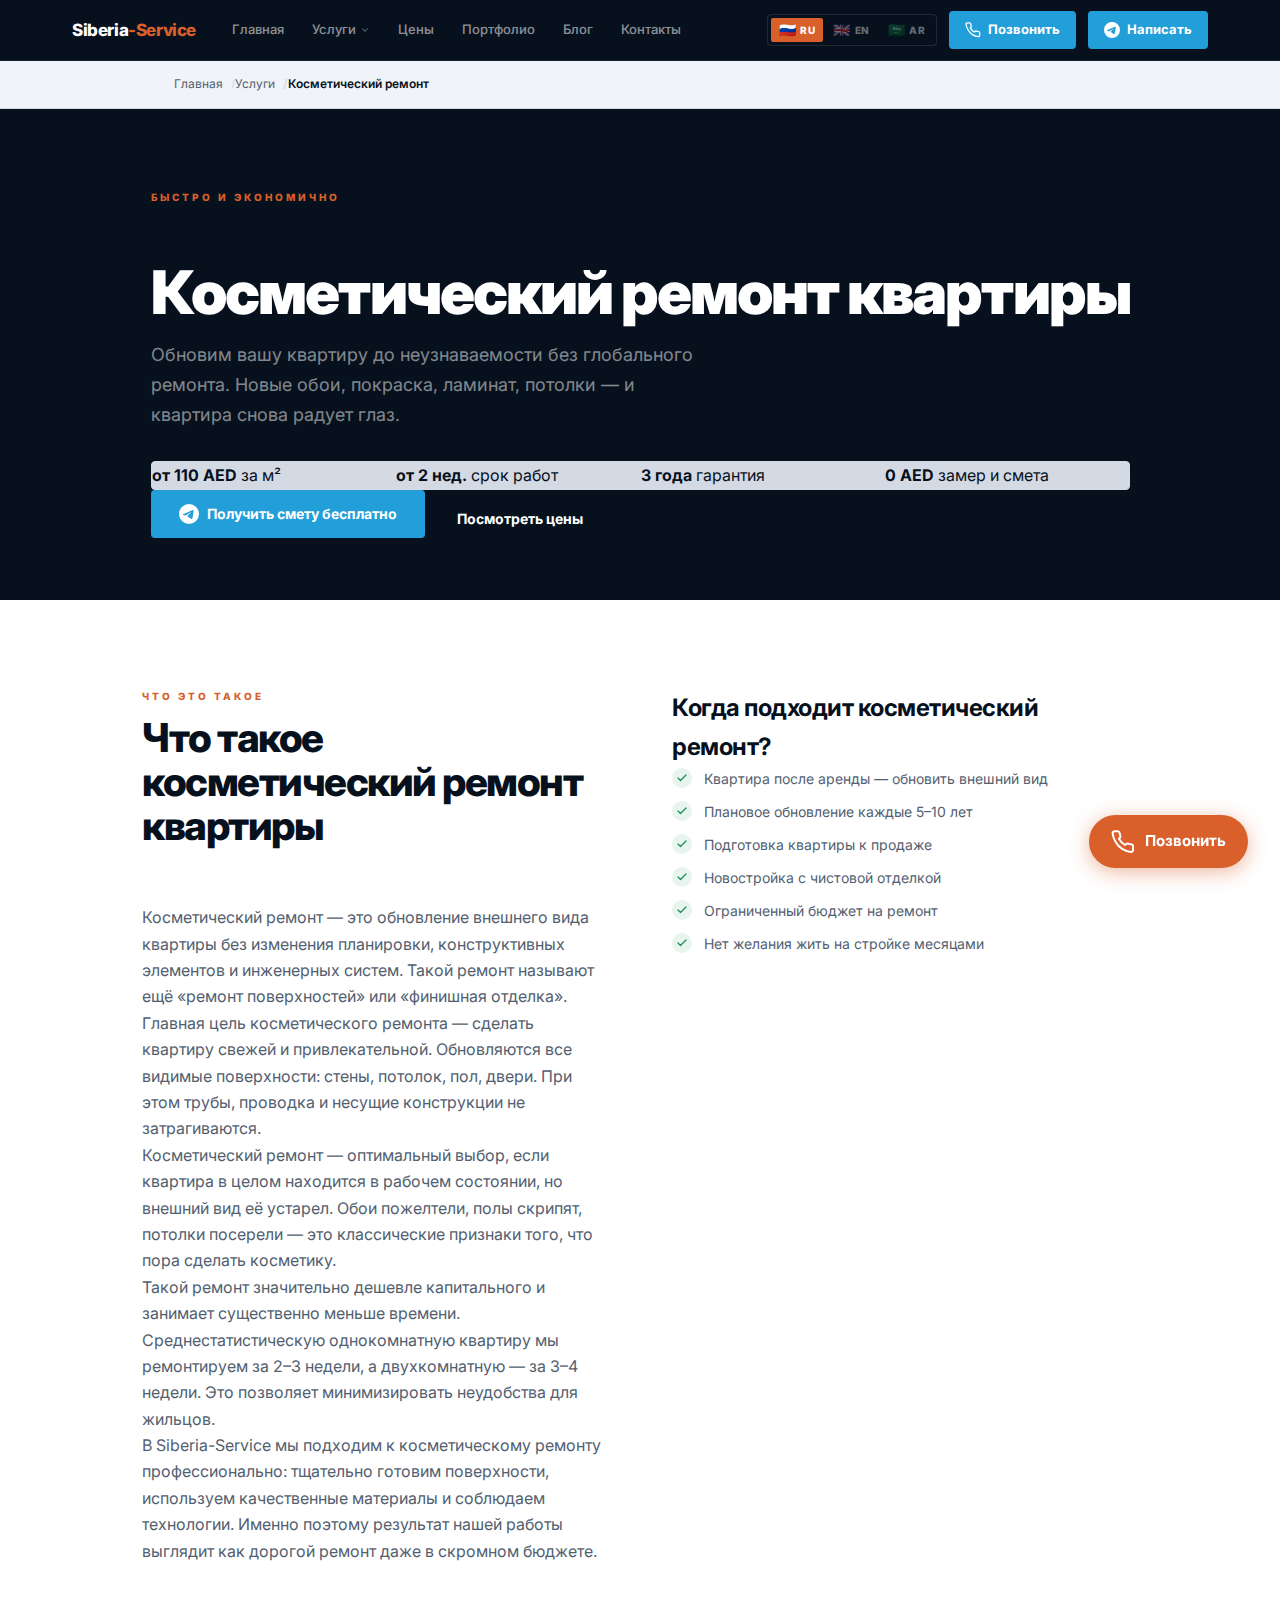
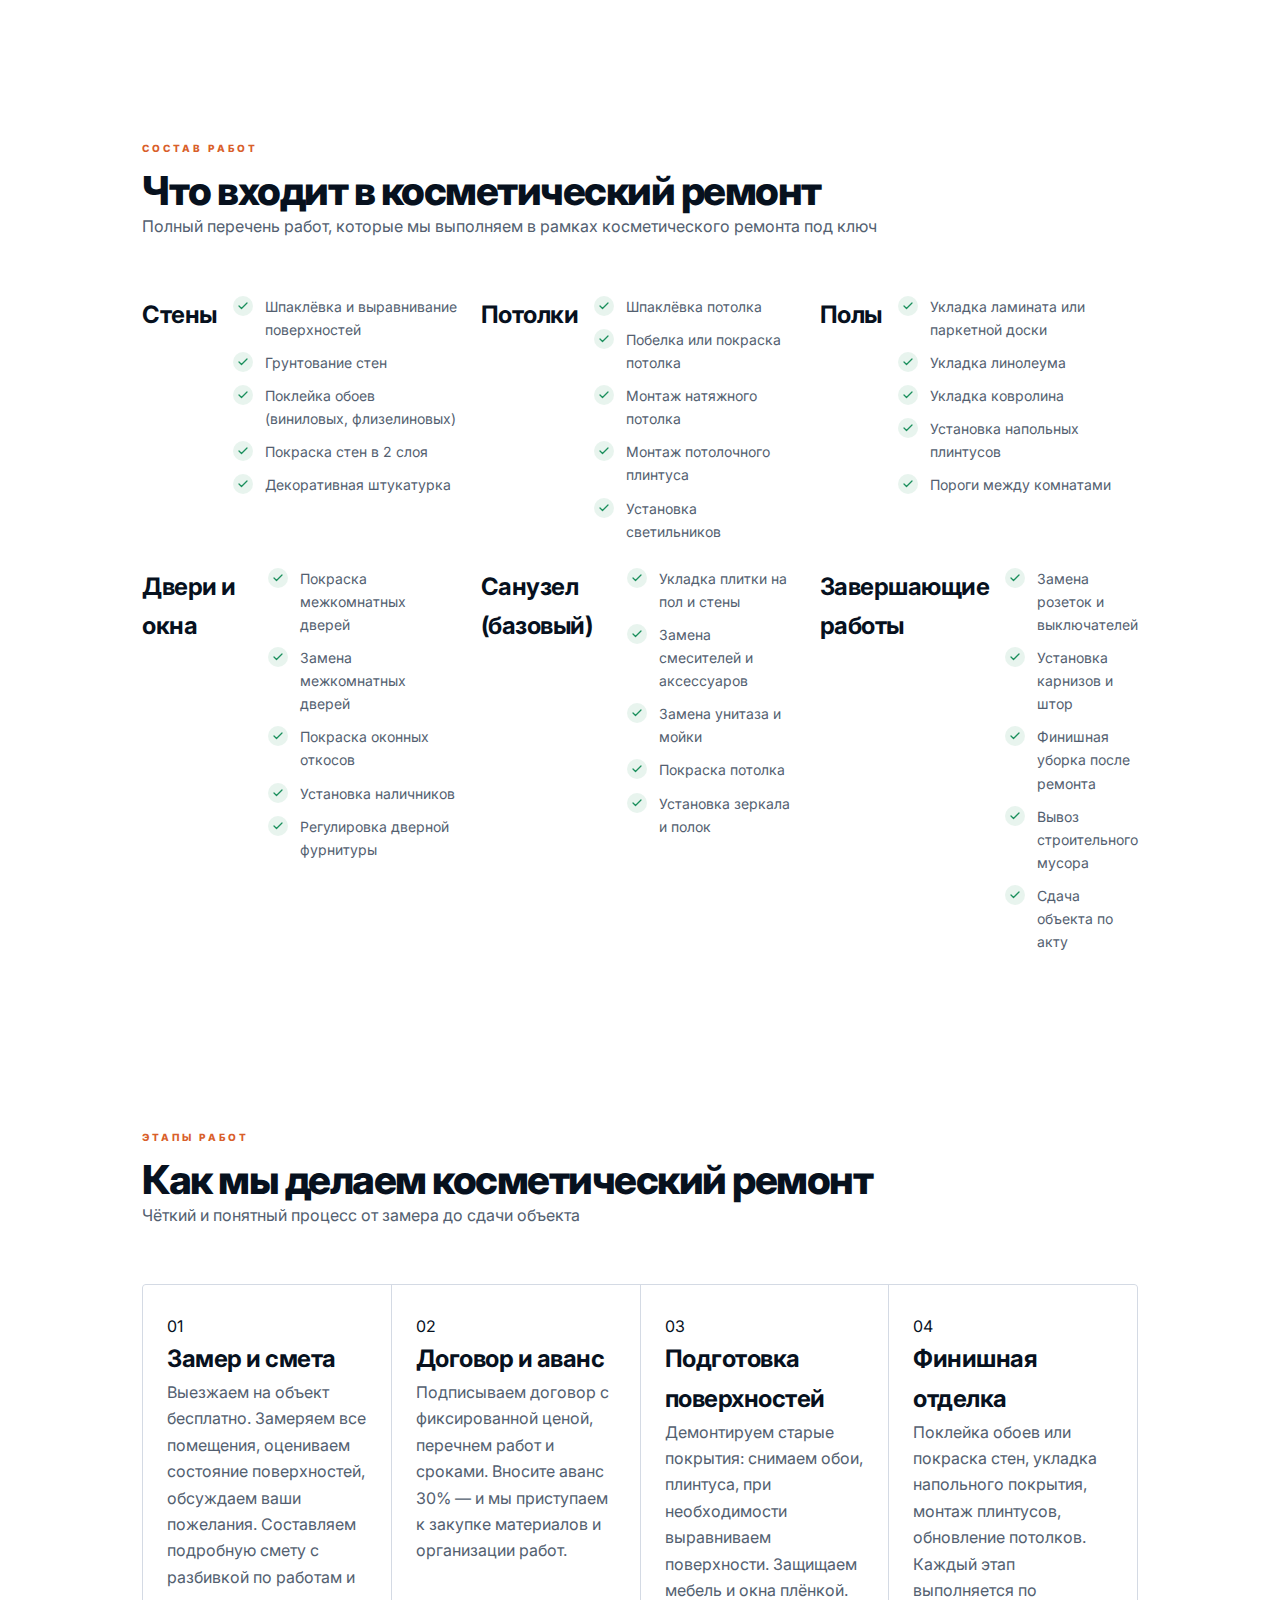
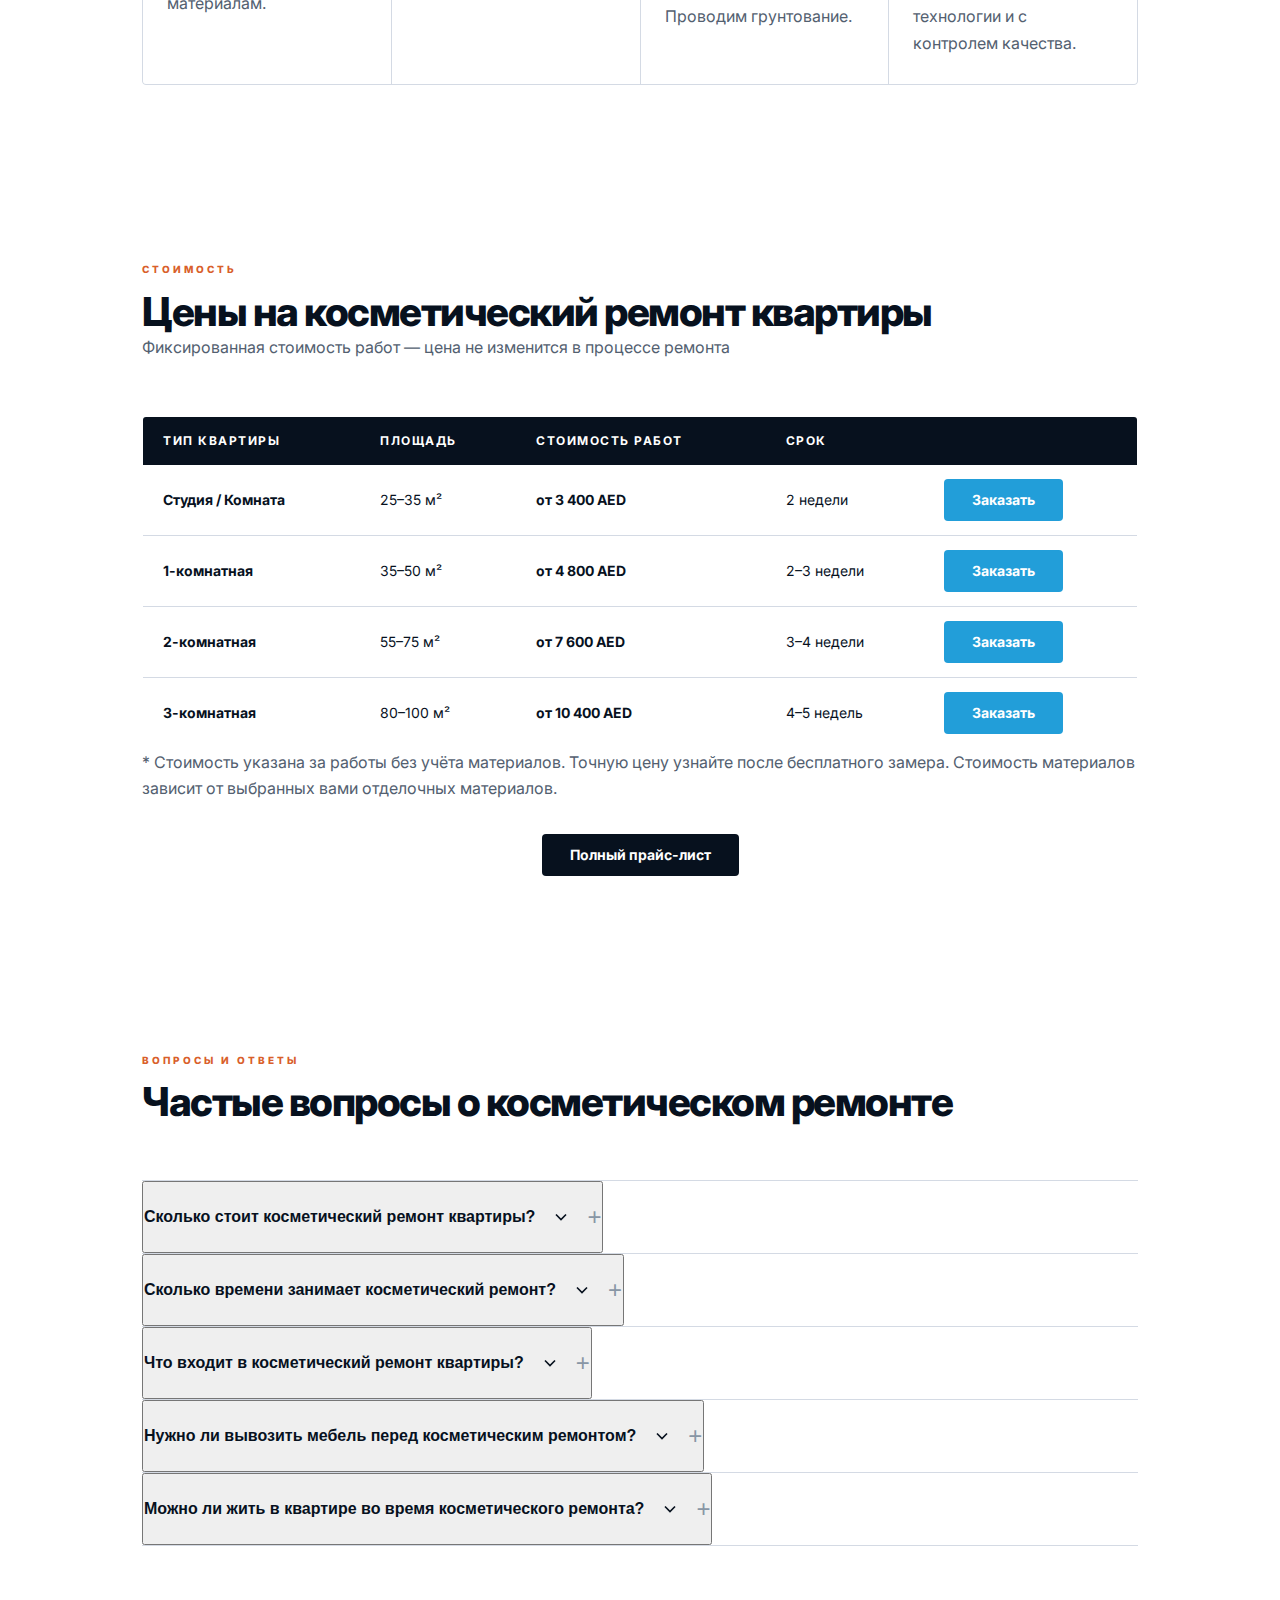
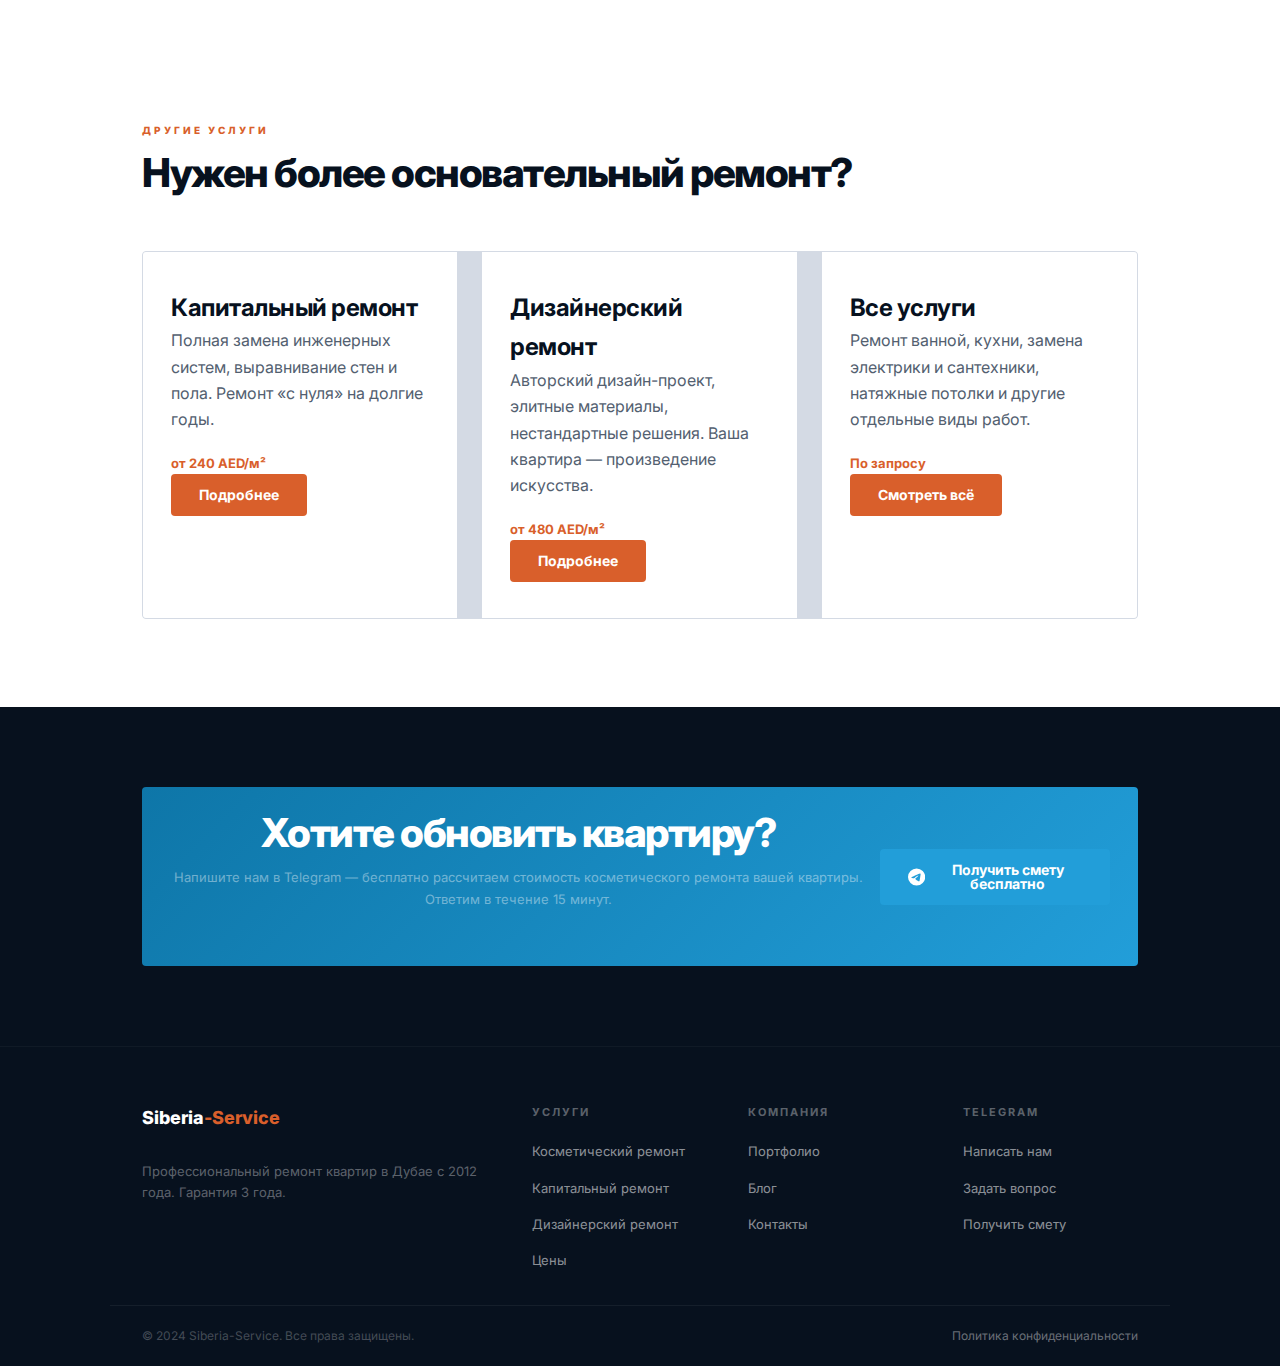
<file: kosmeticheskiy-remont/index.html>
<!DOCTYPE html>
<html lang="ru" dir="ltr">
<head>
  <meta charset="UTF-8"/>
  <link rel="icon" type="image/svg+xml" href="../favicon.svg"/>
  <meta name="viewport" content="width=device-width, initial-scale=1.0"/>
  <title>Косметический ремонт квартиры в Дубае — от 110 AED/м² | Siberia-Service</title>
  <meta name="description" content="Косметический ремонт квартиры в Дубае от 110 AED/м². Обновление обоев, покраска, ламинат, потолки. Срок от 2 недель. Гарантия 3 года. Бесплатная смета."/>
  <meta name="keywords" content="косметический ремонт квартиры Дубай, косметический ремонт Dubai, обновление апартаментов ОАЭ, покраска стен Дубай, укладка ламината ОАЭ, ремонт квартиры цена Дубай"/>
  <link rel="canonical" href="https://siberia-service.ae/kosmeticheskiy-remont.html"/>
  <meta property="og:title" content="Косметический ремонт квартиры в Дубае — от 110 AED/м² | Siberia-Service"/>
  <meta property="og:description" content="Косметический ремонт квартиры под ключ в Дубае. От 110 AED/м², срок от 2 недель. Обои, покраска, ламинат, потолки."/>
  <meta property="og:type" content="website"/>
  <meta property="og:url" content="https://siberia-service.ae/kosmeticheskiy-remont.html"/>
  <link rel="preconnect" href="https://fonts.googleapis.com"/>
  <link rel="preconnect" href="https://fonts.gstatic.com" crossorigin/>
  <link rel="preload" href="https://fonts.googleapis.com/css2?family=Inter:wght@400;500;600;700;800;900&family=Cairo:wght@400;600;700;800&display=swap" as="style" onload="this.onload=null;this.rel='stylesheet'"/><noscript><link href="https://fonts.googleapis.com/css2?family=Inter:wght@400;500;600;700;800;900&family=Cairo:wght@400;600;700;800&display=swap" rel="stylesheet"/></noscript>
  <link rel="stylesheet" href="../css/style.css"/>
  <script type="application/ld+json">
  {
    "@context": "https://schema.org",
    "@graph": [
      {
        "@type": "Service",
        "name": "Косметический ремонт квартиры в Дубае",
        "provider": {
          "@type": "LocalBusiness",
          "name": "Siberia-Service",
          "url": "https://siberia-service.ae",
          "sameAs": "https://t.me/+971589552882",
          "areaServed": "Дубай"
        },
        "serviceType": "Косметический ремонт квартиры",
        "description": "Косметический ремонт квартиры в Дубае под ключ. Обновление обоев, покраска стен, укладка ламината, замена плинтусов и дверей, обновление потолков.",
        "offers": {
          "@type": "Offer",
          "priceCurrency": "AED",
          "price": "110",
          "priceSpecification": {
            "@type": "UnitPriceSpecification",
            "price": "110",
            "priceCurrency": "AED",
            "unitText": "м²"
          }
        },
        "url": "https://siberia-service.ae/kosmeticheskiy-remont.html"
      },
      {
        "@type": "FAQPage",
        "mainEntity": [
          {
            "@type": "Question",
            "name": "Сколько стоит косметический ремонт квартиры в Дубае?",
            "acceptedAnswer": {
              "@type": "Answer",
              "text": "Стоимость косметического ремонта квартиры в Дубае начинается от 110 AED/м². Для студии это от 3 400 AED, для однокомнатной квартиры — от 4 800 AED, для двухкомнатной — от 7 600 AED."
            }
          },
          {
            "@type": "Question",
            "name": "Сколько времени занимает косметический ремонт?",
            "acceptedAnswer": {
              "@type": "Answer",
              "text": "Косметический ремонт однокомнатной квартиры занимает 2–3 недели. Двухкомнатная — 3–4 недели. Сроки прописываются в договоре."
            }
          },
          {
            "@type": "Question",
            "name": "Что входит в косметический ремонт квартиры?",
            "acceptedAnswer": {
              "@type": "Answer",
              "text": "В косметический ремонт квартиры входят: поклейка обоев или покраска стен, укладка ламината или другого напольного покрытия, установка плинтусов, обновление или замена потолков, покраска или замена межкомнатных дверей, укладка плитки в санузле."
            }
          },
          {
            "@type": "Question",
            "name": "Нужно ли вывозить мебель перед косметическим ремонтом?",
            "acceptedAnswer": {
              "@type": "Answer",
              "text": "Желательно освободить помещение от мебели или отодвинуть её к центру комнаты. Мы накрываем всё плёнкой. При возможности полного выезда работы идут быстрее и качественнее."
            }
          },
          {
            "@type": "Question",
            "name": "Можно ли жить в квартире во время косметического ремонта?",
            "acceptedAnswer": {
              "@type": "Answer",
              "text": "Формально можно, но не рекомендуем: строительная пыль, запах краски и шум снижают комфорт. При поэтапном ремонте по комнатам проживание более реально. Обсудим удобный для вас вариант."
            }
          }
        ]
      },
      {
        "@type": "BreadcrumbList",
        "itemListElement": [
          {"@type": "ListItem", "position": 1, "name": "Главная", "item": "https://siberia-service.ae/"},
          {"@type": "ListItem", "position": 2, "name": "Услуги", "item": "https://siberia-service.ae/uslugi.html"},
          {"@type": "ListItem", "position": 3, "name": "Косметический ремонт", "item": "https://siberia-service.ae/kosmeticheskiy-remont.html"}
        ]
      }
    ]
  }
  </script>
  <!-- Yandex.Metrika counter -->
  <script type="text/javascript">
    (function(m,e,t,r,i,k,a){
        m[i]=m[i]||function(){(m[i].a=m[i].a||[]).push(arguments)};
        m[i].l=1*new Date();
        for (var j = 0; j < document.scripts.length; j++) {if (document.scripts[j].src === r) { return; }}
        k=e.createElement(t),a=e.getElementsByTagName(t)[0],k.async=1,k.src=r,a.parentNode.insertBefore(k,a)
    })(window, document,'script','https://mc.yandex.ru/metrika/tag.js?id=107188397', 'ym');
    ym(107188397, 'init', {ssr:true, webvisor:true, clickmap:true, ecommerce:"dataLayer", referrer: document.referrer, url: location.href, accurateTrackBounce:true, trackLinks:true});
  </script>
  <noscript><div><img src="https://mc.yandex.ru/watch/107188397" style="position:absolute; left:-9999px;" alt="" /></div></noscript>
  <!-- /Yandex.Metrika counter -->
</head>
<body>

<header>
  <div class="hdr">
    <a href="/" class="logo">Siberia<em>-Service</em></a>
    <nav><ul class="hdr-nav">
      <li><a href="/" data-i18n="nav.home">Главная</a></li>
      <li class="nav-drop"><a href="/uslugi" data-i18n="nav.services">Услуги</a>
        <ul class="drop-menu">
          <li><a href="/kosmeticheskiy-remont" data-i18n="nav.cosmetic">Косметический ремонт</a></li>
          <li><a href="/kapitalnyy-remont" data-i18n="nav.capital">Капитальный ремонт</a></li>
          <li><a href="/dizaynersky-remont" data-i18n="nav.design">Дизайнерский ремонт</a></li>
          <li><a href="/kondicionery" data-i18n="nav.ac">Кондиционеры</a></li>
        </ul>
      </li>
      <li><a href="/prices" data-i18n="nav.prices">Цены</a></li>
      <li><a href="/portfolio" data-i18n="nav.portfolio">Портфолио</a></li>
      <li><a href="/blog" data-i18n="nav.blog">Блог</a></li>
      <li><a href="/contacts" data-i18n="nav.contacts">Контакты</a></li>
    </ul></nav>
    <div class="hdr-right">
      <div class="lang-sw">
        <button class="lang-btn" data-lang="ru" onclick="setLang('ru')"><span class="lang-flag">🇷🇺</span><span class="lang-code"> RU</span></button>
        <button class="lang-btn" data-lang="en" onclick="setLang('en')"><span class="lang-flag">🇬🇧</span><span class="lang-code"> EN</span></button>
        <button class="lang-btn" data-lang="ar" onclick="setLang('ar')"><span class="lang-flag">🇸🇦</span><span class="lang-code"> AR</span></button>
      </div>
            <a href="tel:+971589552882" class="hdr-tg">
        <svg width="16" height="16" viewBox="0 0 24 24" fill="none" stroke="currentColor" stroke-width="2" stroke-linecap="round" stroke-linejoin="round"><path d="M22 16.92v3a2 2 0 0 1-2.18 2 19.79 19.79 0 0 1-8.63-3.07A19.5 19.5 0 0 1 4.69 12 19.79 19.79 0 0 1 1.61 3.4 2 2 0 0 1 3.6 1.22h3a2 2 0 0 1 2 1.72c.127.96.361 1.903.7 2.81a2 2 0 0 1-.45 2.11L7.91 8.77a16 16 0 0 0 6.29 6.29l.95-.95a2 2 0 0 1 2.11-.45c.907.339 1.85.573 2.81.7A2 2 0 0 1 22 16.92z"/></svg>
        <span>Позвонить</span>
      </a>
<a href="https://t.me/+971589552882" class="hdr-tg" target="_blank" rel="noopener">
        <svg width="16" height="16" viewBox="0 0 24 24" fill="currentColor"><path d="M11.944 0A12 12 0 0 0 0 12a12 12 0 0 0 12 12 12 12 0 0 0 12-12A12 12 0 0 0 12 0a12 12 0 0 0-.056 0zm4.962 7.224c.1-.002.321.023.465.14a.506.506 0 0 1 .171.325c.016.093.036.306.02.472-.18 1.898-.96 6.502-1.36 8.627-.168.9-.499 1.201-.82 1.23-.696.065-1.225-.46-1.9-.902-1.056-.693-1.653-1.124-2.678-1.8-1.185-.78-.417-1.21.258-1.91.177-.184 3.247-2.977 3.307-3.23.007-.032.014-.15-.056-.212s-.174-.041-.249-.024c-.106.024-1.793 1.14-5.061 3.345-.48.33-.913.49-1.302.48-.428-.008-1.252-.241-1.865-.44-.752-.245-1.349-.374-1.297-.789.027-.216.325-.437.893-.663 3.498-1.524 5.83-2.529 6.998-3.014 3.332-1.386 4.025-1.627 4.476-1.635z"/></svg>
        <span data-i18n="hdr.tg">Написать</span>
      </a>
    </div>
  </div>
</header>

<main>

  <!-- Breadcrumb -->
  <nav class="breadcrumb" aria-label="Breadcrumb">
    <div class="wrap">
      <ol>
        <li><a href="/">Главная</a></li>
        <li><a href="/uslugi">Услуги</a></li>
        <li aria-current="page">Косметический ремонт</li>
      </ol>
    </div>
  </nav>

  <!-- Hero -->
  <section class="hero-dark">
    <div class="wrap">
      <div class="section-head">
        <span class="sec-tag" data-i18n="kos.tag.hero">Быстро и экономично</span>
      </div>
      <h1 data-i18n="kos.h1">Косметический ремонт квартиры</h1>
      <p class="hero-sub" data-i18n="kos.sub">Обновим вашу квартиру до неузнаваемости без глобального ремонта. Новые обои, покраска, ламинат, потолки — и квартира снова радует глаз.</p>
      <div class="stat-row">
        <div class="stat-item">
          <strong>от 110 AED</strong>
          <span data-i18n="kap.stat1">за м²</span>
        </div>
        <div class="stat-item">
          <strong>от 2 нед.</strong>
          <span data-i18n="kap.stat2">срок работ</span>
        </div>
        <div class="stat-item">
          <strong>3 года</strong>
          <span data-i18n="kap.stat3">гарантия</span>
        </div>
        <div class="stat-item">
          <strong>0 AED</strong>
          <span data-i18n="kap.stat4">замер и смета</span>
        </div>
      </div>
      <div class="hero-cta">
        <a href="https://t.me/+971589552882" class="btn btn-tg btn--lg" target="_blank" rel="noopener">
          <svg width="20" height="20" viewBox="0 0 24 24" fill="currentColor"><path d="M11.944 0A12 12 0 0 0 0 12a12 12 0 0 0 12 12 12 12 0 0 0 12-12A12 12 0 0 0 12 0a12 12 0 0 0-.056 0zm4.962 7.224c.1-.002.321.023.465.14a.506.506 0 0 1 .171.325c.016.093.036.306.02.472-.18 1.898-.96 6.502-1.36 8.627-.168.9-.499 1.201-.82 1.23-.696.065-1.225-.46-1.9-.902-1.056-.693-1.653-1.124-2.678-1.8-1.185-.78-.417-1.21.258-1.91.177-.184 3.247-2.977 3.307-3.23.007-.032.014-.15-.056-.212s-.174-.041-.249-.024c-.106.024-1.793 1.14-5.061 3.345-.48.33-.913.49-1.302.48-.428-.008-1.252-.241-1.865-.44-.752-.245-1.349-.374-1.297-.789.027-.216.325-.437.893-.663 3.498-1.524 5.83-2.529 6.998-3.014 3.332-1.386 4.025-1.627 4.476-1.635z"/></svg>
          <span data-i18n="btn.estimate">Получить смету бесплатно</span>
        </a>
        <a href="/prices" class="btn btn-dark" data-i18n="btn.prices">Посмотреть цены</a>
      </div>
    </div>
  </section>

  <!-- What is cosmetic renovation -->
  <section class="section">
    <div class="wrap">
      <div class="two-col">
        <div class="two-col-text">
          <div class="section-head section-head--left">
            <span class="sec-tag" data-i18n="kos.tag2">Что это такое</span>
            <h2 data-i18n="kos.h2.1">Что такое косметический ремонт квартиры</h2>
          </div>
          <p data-i18n="kos.desc.p1">Косметический ремонт — это обновление внешнего вида квартиры без изменения планировки, конструктивных элементов и инженерных систем. Такой ремонт называют ещё «ремонт поверхностей» или «финишная отделка».</p>
          <p data-i18n="kos.desc.p2">Главная цель косметического ремонта — сделать квартиру свежей и привлекательной. Обновляются все видимые поверхности: стены, потолок, пол, двери. При этом трубы, проводка и несущие конструкции не затрагиваются.</p>
          <p data-i18n="kos.desc.p3">Косметический ремонт — оптимальный выбор, если квартира в целом находится в рабочем состоянии, но внешний вид её устарел. Обои пожелтели, полы скрипят, потолки посерели — это классические признаки того, что пора сделать косметику.</p>
          <p data-i18n="kos.desc.p4">Такой ремонт значительно дешевле капитального и занимает существенно меньше времени. Среднестатистическую однокомнатную квартиру мы ремонтируем за 2–3 недели, а двухкомнатную — за 3–4 недели. Это позволяет минимизировать неудобства для жильцов.</p>
          <p data-i18n="kos.desc.p5">В Siberia-Service мы подходим к косметическому ремонту профессионально: тщательно готовим поверхности, используем качественные материалы и соблюдаем технологии. Именно поэтому результат нашей работы выглядит как дорогой ремонт даже в скромном бюджете.</p>
        </div>
        <div class="two-col-aside">
          <div class="aside-card">
            <h3 data-i18n="kos.aside.h3">Когда подходит косметический ремонт?</h3>
            <ul class="checklist">
              <li data-i18n="kos.when.li1">Квартира после аренды — обновить внешний вид</li>
              <li data-i18n="kos.when.li2">Плановое обновление каждые 5–10 лет</li>
              <li data-i18n="kos.when.li3">Подготовка квартиры к продаже</li>
              <li data-i18n="kos.when.li4">Новостройка с чистовой отделкой</li>
              <li data-i18n="kos.when.li5">Ограниченный бюджет на ремонт</li>
              <li data-i18n="kos.when.li6">Нет желания жить на стройке месяцами</li>
            </ul>
          </div>
        </div>
      </div>
    </div>
  </section>

  <!-- What's included -->
  <section class="section section--light">
    <div class="wrap">
      <div class="section-head">
        <span class="sec-tag" data-i18n="kos.tag3">Состав работ</span>
        <h2 data-i18n="kos.h2.2">Что входит в косметический ремонт</h2>
        <p data-i18n="kos.p2">Полный перечень работ, которые мы выполняем в рамках косметического ремонта под ключ</p>
      </div>
      <div class="features-grid grid-3">

        <div class="feat-item">
          <h3 data-i18n="kos.work1">Стены</h3>
          <ul class="checklist">
            <li data-i18n="kos.walls.1">Шпаклёвка и выравнивание поверхностей</li>
            <li data-i18n="kos.walls.2">Грунтование стен</li>
            <li data-i18n="kos.walls.3">Поклейка обоев (виниловых, флизелиновых)</li>
            <li data-i18n="kos.walls.4">Покраска стен в 2 слоя</li>
            <li data-i18n="kos.walls.5">Декоративная штукатурка</li>
          </ul>
        </div>

        <div class="feat-item">
          <h3 data-i18n="kos.work2">Потолки</h3>
          <ul class="checklist">
            <li data-i18n="kos.ceil.1">Шпаклёвка потолка</li>
            <li data-i18n="kos.ceil.2">Побелка или покраска потолка</li>
            <li data-i18n="kos.ceil.3">Монтаж натяжного потолка</li>
            <li data-i18n="kos.ceil.4">Монтаж потолочного плинтуса</li>
            <li data-i18n="kos.ceil.5">Установка светильников</li>
          </ul>
        </div>

        <div class="feat-item">
          <h3 data-i18n="kos.work3">Полы</h3>
          <ul class="checklist">
            <li data-i18n="kos.floor.1">Укладка ламината или паркетной доски</li>
            <li data-i18n="kos.floor.2">Укладка линолеума</li>
            <li data-i18n="kos.floor.3">Укладка ковролина</li>
            <li data-i18n="kos.floor.4">Установка напольных плинтусов</li>
            <li data-i18n="kos.floor.5">Пороги между комнатами</li>
          </ul>
        </div>

        <div class="feat-item">
          <h3 data-i18n="kos.work4">Двери и окна</h3>
          <ul class="checklist">
            <li data-i18n="kos.door.1">Покраска межкомнатных дверей</li>
            <li data-i18n="kos.door.2">Замена межкомнатных дверей</li>
            <li data-i18n="kos.door.3">Покраска оконных откосов</li>
            <li data-i18n="kos.door.4">Установка наличников</li>
            <li data-i18n="kos.door.5">Регулировка дверной фурнитуры</li>
          </ul>
        </div>

        <div class="feat-item">
          <h3 data-i18n="kos.work5">Санузел (базовый)</h3>
          <ul class="checklist">
            <li data-i18n="kos.bath.1">Укладка плитки на пол и стены</li>
            <li data-i18n="kos.bath.2">Замена смесителей и аксессуаров</li>
            <li data-i18n="kos.bath.3">Замена унитаза и мойки</li>
            <li data-i18n="kos.bath.4">Покраска потолка</li>
            <li data-i18n="kos.bath.5">Установка зеркала и полок</li>
          </ul>
        </div>

        <div class="feat-item">
          <h3 data-i18n="kos.work6">Завершающие работы</h3>
          <ul class="checklist">
            <li data-i18n="kos.fin.1">Замена розеток и выключателей</li>
            <li data-i18n="kos.fin.2">Установка карнизов и штор</li>
            <li data-i18n="kos.fin.3">Финишная уборка после ремонта</li>
            <li data-i18n="kos.fin.4">Вывоз строительного мусора</li>
            <li data-i18n="kos.fin.5">Сдача объекта по акту</li>
          </ul>
        </div>

      </div>
    </div>
  </section>

  <!-- Process -->
  <section class="section">
    <div class="wrap">
      <div class="section-head">
        <span class="sec-tag" data-i18n="kos.tag4">Этапы работ</span>
        <h2 data-i18n="kos.h2.3">Как мы делаем косметический ремонт</h2>
        <p data-i18n="kos.p3">Чёткий и понятный процесс от замера до сдачи объекта</p>
      </div>
      <div class="steps-grid">

        <div class="step-item">
          <div class="step-num">01</div>
          <h3 data-i18n="kos.step1">Замер и смета</h3>
          <p data-i18n="kos.step1.p">Выезжаем на объект бесплатно. Замеряем все помещения, оцениваем состояние поверхностей, обсуждаем ваши пожелания. Составляем подробную смету с разбивкой по работам и материалам.</p>
        </div>

        <div class="step-item">
          <div class="step-num">02</div>
          <h3 data-i18n="kos.step2">Договор и аванс</h3>
          <p data-i18n="kos.step2.p">Подписываем договор с фиксированной ценой, перечнем работ и сроками. Вносите аванс 30% — и мы приступаем к закупке материалов и организации работ.</p>
        </div>

        <div class="step-item">
          <div class="step-num">03</div>
          <h3 data-i18n="kos.step3">Подготовка поверхностей</h3>
          <p data-i18n="kos.step3.p">Демонтируем старые покрытия: снимаем обои, плинтуса, при необходимости выравниваем поверхности. Защищаем мебель и окна плёнкой. Проводим грунтование.</p>
        </div>

        <div class="step-item">
          <div class="step-num">04</div>
          <h3 data-i18n="kos.step4">Финишная отделка</h3>
          <p data-i18n="kos.step4.p">Поклейка обоев или покраска стен, укладка напольного покрытия, монтаж плинтусов, обновление потолков. Каждый этап выполняется по технологии и с контролем качества.</p>
        </div>

      </div>
    </div>
  </section>

  <!-- Price table -->
  <section class="section section--light">
    <div class="wrap">
      <div class="section-head">
        <span class="sec-tag" data-i18n="kos.tag5">Стоимость</span>
        <h2 data-i18n="kos.h2.4">Цены на косметический ремонт квартиры</h2>
        <p data-i18n="kos.p4">Фиксированная стоимость работ — цена не изменится в процессе ремонта</p>
      </div>
      <div class="price-table-wrap">
        <table class="price-table">
          <thead>
            <tr>
              <th data-i18n="tbl.type">Тип квартиры</th>
              <th data-i18n="tbl.area">Площадь</th>
              <th data-i18n="tbl.cost">Стоимость работ</th>
              <th data-i18n="tbl.term">Срок</th>
              <th></th>
            </tr>
          </thead>
          <tbody>
            <tr>
              <td><strong data-i18n="apt.studio">Студия / Комната</strong></td>
              <td>25–35 м²</td>
              <td><strong class="price-highlight">от 3 400 AED</strong></td>
              <td data-i18n="term.2w">2 недели</td>
              <td><a href="https://t.me/+971589552882" class="btn btn-tg btn--sm" target="_blank" data-i18n="btn.order">Заказать</a></td>
            </tr>
            <tr>
              <td><strong data-i18n="apt.1room">1-комнатная</strong></td>
              <td>35–50 м²</td>
              <td><strong class="price-highlight">от 4 800 AED</strong></td>
              <td data-i18n="term.2_3w">2–3 недели</td>
              <td><a href="https://t.me/+971589552882" class="btn btn-tg btn--sm" target="_blank" data-i18n="btn.order">Заказать</a></td>
            </tr>
            <tr>
              <td><strong data-i18n="apt.2room">2-комнатная</strong></td>
              <td>55–75 м²</td>
              <td><strong class="price-highlight">от 7 600 AED</strong></td>
              <td data-i18n="term.3_4w">3–4 недели</td>
              <td><a href="https://t.me/+971589552882" class="btn btn-tg btn--sm" target="_blank" data-i18n="btn.order">Заказать</a></td>
            </tr>
            <tr>
              <td><strong data-i18n="apt.3room">3-комнатная</strong></td>
              <td>80–100 м²</td>
              <td><strong class="price-highlight">от 10 400 AED</strong></td>
              <td data-i18n="term.4_5w">4–5 недель</td>
              <td><a href="https://t.me/+971589552882" class="btn btn-tg btn--sm" target="_blank" data-i18n="btn.order">Заказать</a></td>
            </tr>
          </tbody>
        </table>
      </div>
      <p class="price-note" data-i18n="kos.note">* Стоимость указана за работы без учёта материалов. Точную цену узнайте после бесплатного замера. Стоимость материалов зависит от выбранных вами отделочных материалов.</p>
      <div style="text-align:center; margin-top: 32px;">
        <a href="/prices" class="btn btn-dark" data-i18n="btn.pricelist">Полный прайс-лист</a>
      </div>
    </div>
  </section>

  <!-- FAQ -->
  <section class="section">
    <div class="wrap">
      <div class="section-head">
        <span class="sec-tag" data-i18n="kos.tag6">Вопросы и ответы</span>
        <h2 data-i18n="kos.h2.5">Частые вопросы о косметическом ремонте</h2>
      </div>
      <div class="faq-list">

        <div class="faq-item">
          <button class="faq-q" aria-expanded="false">
            <span data-i18n="kos.faq1.q">Сколько стоит косметический ремонт квартиры в Дубае?</span>
            <svg class="faq-arrow" width="20" height="20" viewBox="0 0 24 24" fill="none" stroke="currentColor" stroke-width="2"><polyline points="6 9 12 15 18 9"/></svg>
          </button>
          <div class="faq-a">
            <p data-i18n="kos.faq1.a">Стоимость косметического ремонта в Дубае начинается от 110 AED/м² за работы. Для студии это от 3 400 AED, для однокомнатной квартиры — от 4 800 AED, для двухкомнатной — от 7 600 AED, для трёхкомнатной — от 10 400 AED. Точная стоимость определяется после бесплатного выезда и составления сметы — это зависит от состояния квартиры и перечня работ.</p>
          </div>
        </div>

        <div class="faq-item">
          <button class="faq-q" aria-expanded="false">
            <span data-i18n="kos.faq2.q">Сколько времени занимает косметический ремонт квартиры?</span>
            <svg class="faq-arrow" width="20" height="20" viewBox="0 0 24 24" fill="none" stroke="currentColor" stroke-width="2"><polyline points="6 9 12 15 18 9"/></svg>
          </button>
          <div class="faq-a">
            <p data-i18n="kos.faq2.a">Косметический ремонт однокомнатной квартиры занимает обычно 2–3 недели. Двухкомнатная — 3–4 недели. Трёхкомнатная — 4–5 недель. Сроки зависят от объёма работ и состояния квартиры. Точный срок прописывается в договоре, и мы несём ответственность за его соблюдение.</p>
          </div>
        </div>

        <div class="faq-item">
          <button class="faq-q" aria-expanded="false">
            <span data-i18n="kos.faq3.q">Что входит в косметический ремонт квартиры?</span>
            <svg class="faq-arrow" width="20" height="20" viewBox="0 0 24 24" fill="none" stroke="currentColor" stroke-width="2"><polyline points="6 9 12 15 18 9"/></svg>
          </button>
          <div class="faq-a">
            <p data-i18n="kos.faq3.a">В стандартный косметический ремонт входят: подготовка стен (шпаклёвка, грунтование), поклейка обоев или покраска стен, укладка ламината или другого напольного покрытия, установка плинтусов, обновление потолков (побелка, покраска или натяжной потолок), замена или покраска дверей, базовая отделка санузла. Мы работаем по индивидуальной смете — можем включить только нужные вам работы.</p>
          </div>
        </div>

        <div class="faq-item">
          <button class="faq-q" aria-expanded="false">
            <span data-i18n="kos.faq4.q">Нужно ли вывозить мебель перед косметическим ремонтом?</span>
            <svg class="faq-arrow" width="20" height="20" viewBox="0 0 24 24" fill="none" stroke="currentColor" stroke-width="2"><polyline points="6 9 12 15 18 9"/></svg>
          </button>
          <div class="faq-a">
            <p data-i18n="kos.faq4.a">Желательно освободить помещение от мебели или отодвинуть её к центру комнаты. Мы накрываем мебель и пол защитной плёнкой. При полном освобождении квартиры работы идут быстрее и качество выше. Если возможности вывезти мебель нет — работаем и так, просто это займёт немного больше времени.</p>
          </div>
        </div>

        <div class="faq-item">
          <button class="faq-q" aria-expanded="false">
            <span data-i18n="kos.faq5.q">Можно ли жить в квартире во время косметического ремонта?</span>
            <svg class="faq-arrow" width="20" height="20" viewBox="0 0 24 24" fill="none" stroke="currentColor" stroke-width="2"><polyline points="6 9 12 15 18 9"/></svg>
          </button>
          <div class="faq-a">
            <p data-i18n="kos.faq5.a">Технически можно, но некомфортно: шум, пыль, запах краски. Если квартира небольшая, лучше на время ремонта пожить у родственников или снять жильё. При ремонте по комнатам можно оставаться в незатронутой части квартиры. Мы всегда стараемся минимизировать беспокойство — убираем за собой в конце каждого рабочего дня.</p>
          </div>
        </div>

      </div>
    </div>
  </section>

  <!-- Other services -->
  <section class="section section--light">
    <div class="wrap">
      <div class="section-head">
        <span class="sec-tag" data-i18n="kos.tag7">Другие услуги</span>
        <h2 data-i18n="kos.h2.6">Нужен более основательный ремонт?</h2>
      </div>
      <div class="service-cards grid-3">
        <article class="scard scard--sm">
          <h3 data-i18n="nav.capital">Капитальный ремонт</h3>
          <p data-i18n="kos.svc.cap.p">Полная замена инженерных систем, выравнивание стен и пола. Ремонт «с нуля» на долгие годы.</p>
          <div class="scard-price" data-i18n="uslugi.price.cap">от 240 AED/м²</div>
          <a href="/kapitalnyy-remont" class="btn btn-accent" data-i18n="btn.more">Подробнее</a>
        </article>
        <article class="scard scard--sm">
          <h3 data-i18n="nav.design">Дизайнерский ремонт</h3>
          <p data-i18n="kos.svc.des.p">Авторский дизайн-проект, элитные материалы, нестандартные решения. Ваша квартира — произведение искусства.</p>
          <div class="scard-price" data-i18n="uslugi.price.des">от 480 AED/м²</div>
          <a href="/dizaynersky-remont" class="btn btn-accent" data-i18n="btn.more">Подробнее</a>
        </article>
        <article class="scard scard--sm">
          <h3 data-i18n="kap.allsvc">Все услуги</h3>
          <p data-i18n="kos.svc.all.p">Ремонт ванной, кухни, замена электрики и сантехники, натяжные потолки и другие отдельные виды работ.</p>
          <div class="scard-price" data-i18n="kap.onrequest">По запросу</div>
          <a href="/uslugi" class="btn btn-accent" data-i18n="kap.viewall">Смотреть всё</a>
        </article>
      </div>
    </div>
  </section>

  <!-- CTA -->
  <section class="cta-strip">
    <div class="wrap">
      <div class="tg-block">
        <div class="tg-block-text">
          <h2 data-i18n="kos.cta.h2">Хотите обновить квартиру?</h2>
          <p data-i18n="kos.cta.p">Напишите нам в Telegram — бесплатно рассчитаем стоимость косметического ремонта вашей квартиры. Ответим в течение 15 минут.</p>
        </div>
        <a href="https://t.me/+971589552882" class="btn btn-tg btn--lg" target="_blank" rel="noopener">
          <svg width="22" height="22" viewBox="0 0 24 24" fill="currentColor"><path d="M11.944 0A12 12 0 0 0 0 12a12 12 0 0 0 12 12 12 12 0 0 0 12-12A12 12 0 0 0 12 0a12 12 0 0 0-.056 0zm4.962 7.224c.1-.002.321.023.465.14a.506.506 0 0 1 .171.325c.016.093.036.306.02.472-.18 1.898-.96 6.502-1.36 8.627-.168.9-.499 1.201-.82 1.23-.696.065-1.225-.46-1.9-.902-1.056-.693-1.653-1.124-2.678-1.8-1.185-.78-.417-1.21.258-1.91.177-.184 3.247-2.977 3.307-3.23.007-.032.014-.15-.056-.212s-.174-.041-.249-.024c-.106.024-1.793 1.14-5.061 3.345-.48.33-.913.49-1.302.48-.428-.008-1.252-.241-1.865-.44-.752-.245-1.349-.374-1.297-.789.027-.216.325-.437.893-.663 3.498-1.524 5.83-2.529 6.998-3.014 3.332-1.386 4.025-1.627 4.476-1.635z"/></svg>
          <span data-i18n="btn.estimate">Получить смету бесплатно</span>
        </a>
      </div>
    </div>
  </section>


<!-- Floating call button -->
<a href="tel:+971589552882" class="float-call" aria-label="Позвонить">
  <svg width="24" height="24" viewBox="0 0 24 24" fill="none" stroke="currentColor" stroke-width="2" stroke-linecap="round" stroke-linejoin="round"><path d="M22 16.92v3a2 2 0 0 1-2.18 2 19.79 19.79 0 0 1-8.63-3.07A19.5 19.5 0 0 1 4.69 12 19.79 19.79 0 0 1 1.61 3.4 2 2 0 0 1 3.6 1.22h3a2 2 0 0 1 2 1.72c.127.96.361 1.903.7 2.81a2 2 0 0 1-.45 2.11L7.91 8.77a16 16 0 0 0 6.29 6.29l.95-.95a2 2 0 0 1 2.11-.45c.907.339 1.85.573 2.81.7A2 2 0 0 1 22 16.92z"/></svg>
  <span>Позвонить</span>
</a>
<style>
  .float-call {
    position: fixed; bottom: 32px; right: 32px; z-index: 999;
    display: flex; align-items: center; gap: 10px;
    background: var(--accent); color: #fff; text-decoration: none;
    padding: 14px 22px; border-radius: 100px;
    font-size: 15px; font-weight: 700;
    box-shadow: 0 4px 20px rgba(217,95,43,0.45);
    transition: transform 0.15s, box-shadow 0.15s;
  }
  .float-call:hover { transform: translateY(-2px); box-shadow: 0 8px 28px rgba(217,95,43,0.55); }
  .float-call svg { flex-shrink: 0; }
  @media (max-width: 600px) {
    .float-call { bottom: 20px; right: 20px; padding: 14px; border-radius: 50%; }
    .float-call span { display: none; }
  }
</style>

</main>

<footer>
  <div class="footer-main">
    <div>
      <a href="/" class="footer-logo">Siberia<em>-Service</em></a>
      <p class="footer-desc mt-16" data-i18n="footer.desc">Профессиональный ремонт квартир в Дубае с 2012 года. Гарантия 3 года.</p>
    </div>
    <div class="footer-col">
      <h4 data-i18n="footer.services">Услуги</h4>
      <ul>
        <li><a href="/kosmeticheskiy-remont">Косметический ремонт</a></li>
        <li><a href="/kapitalnyy-remont">Капитальный ремонт</a></li>
        <li><a href="/dizaynersky-remont">Дизайнерский ремонт</a></li>
        <li><a href="/prices">Цены</a></li>
      </ul>
    </div>
    <div class="footer-col">
      <h4 data-i18n="footer.company">Компания</h4>
      <ul>
        <li><a href="/portfolio">Портфолио</a></li>
        <li><a href="/blog">Блог</a></li>
        <li><a href="/contacts">Контакты</a></li>
      </ul>
    </div>
    <div class="footer-col">
      <h4>Telegram</h4>
      <ul>
        <li><a href="https://t.me/+971589552882" target="_blank">Написать нам</a></li>
        <li><a href="https://t.me/+971589552882" target="_blank">Задать вопрос</a></li>
        <li><a href="https://t.me/+971589552882" target="_blank">Получить смету</a></li>
      </ul>
    </div>
  </div>
  <div class="footer-bottom">
    <span data-i18n="footer.copy">© 2024 Siberia-Service. Все права защищены.</span>
    <a href="#" data-i18n="footer.policy">Политика конфиденциальности</a>
  </div>
</footer>
<script src="../js/main.js"></script>
</body>
</html>
</file>
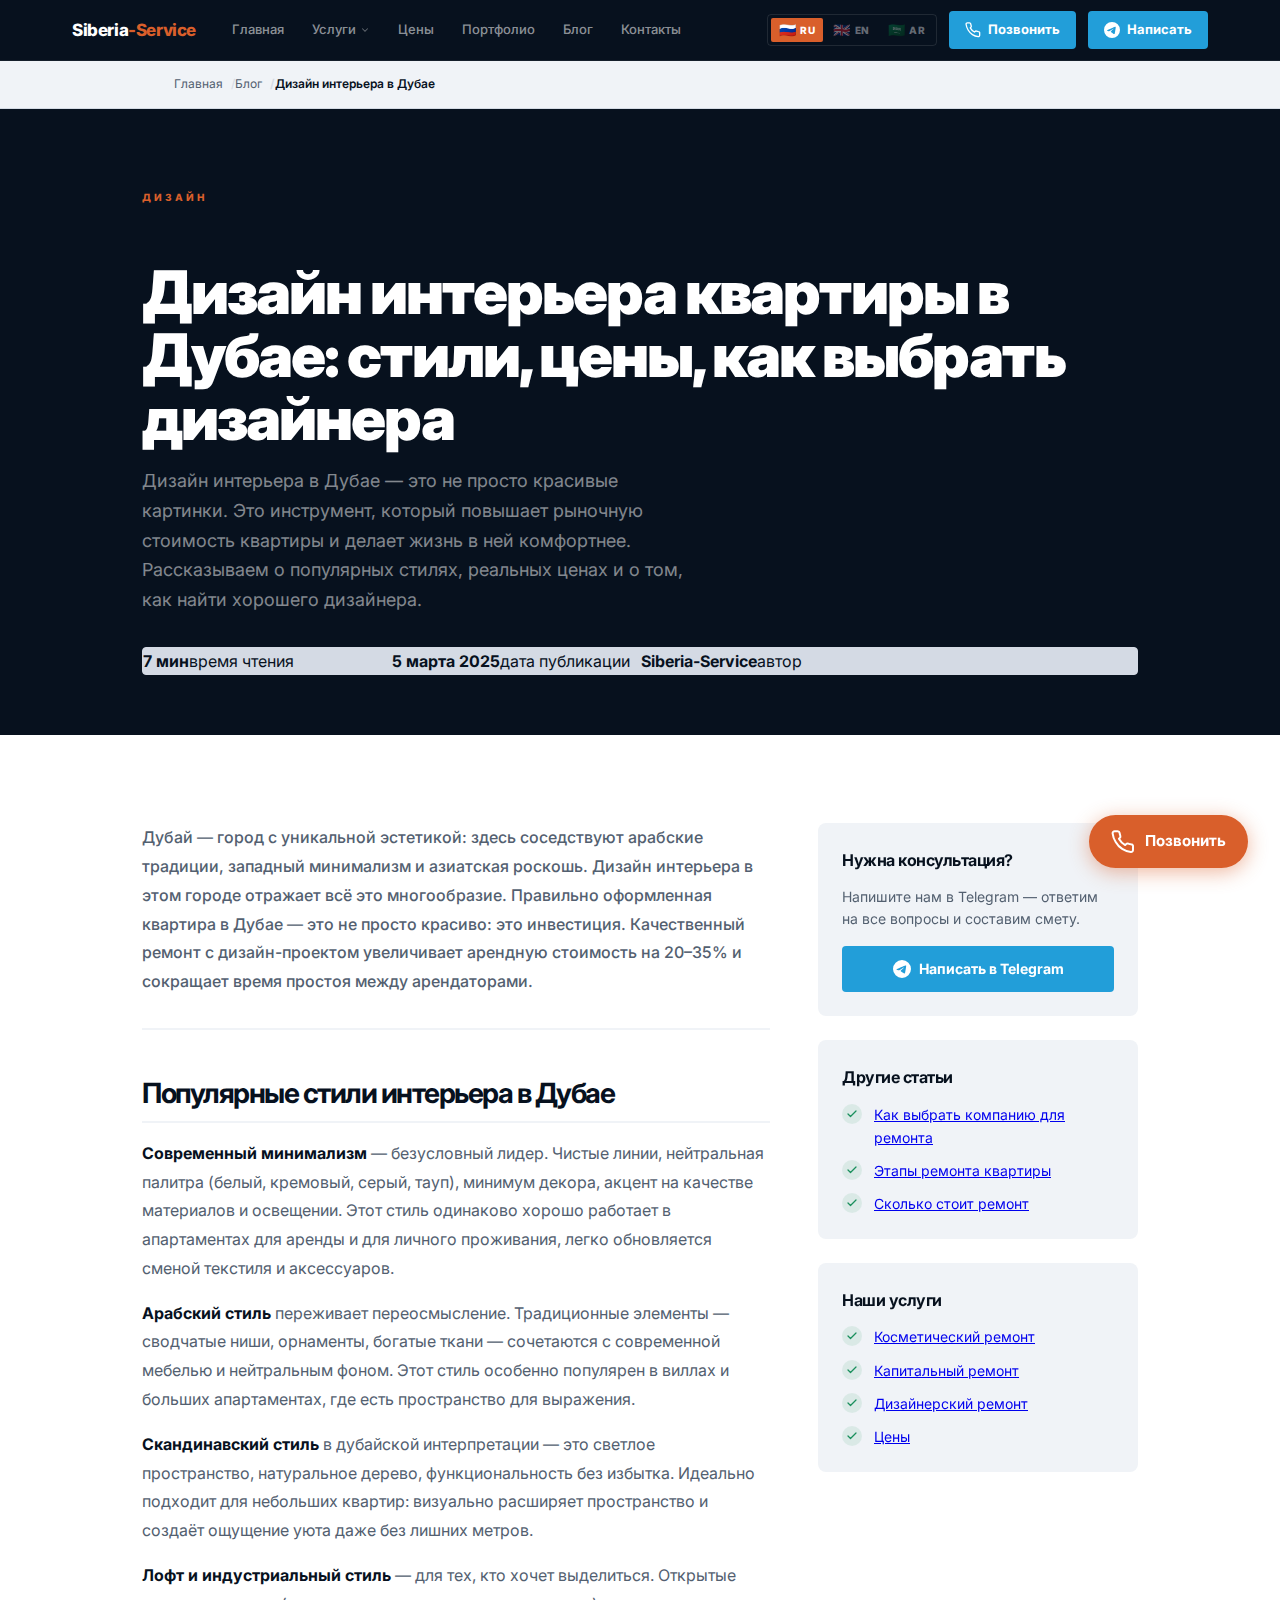
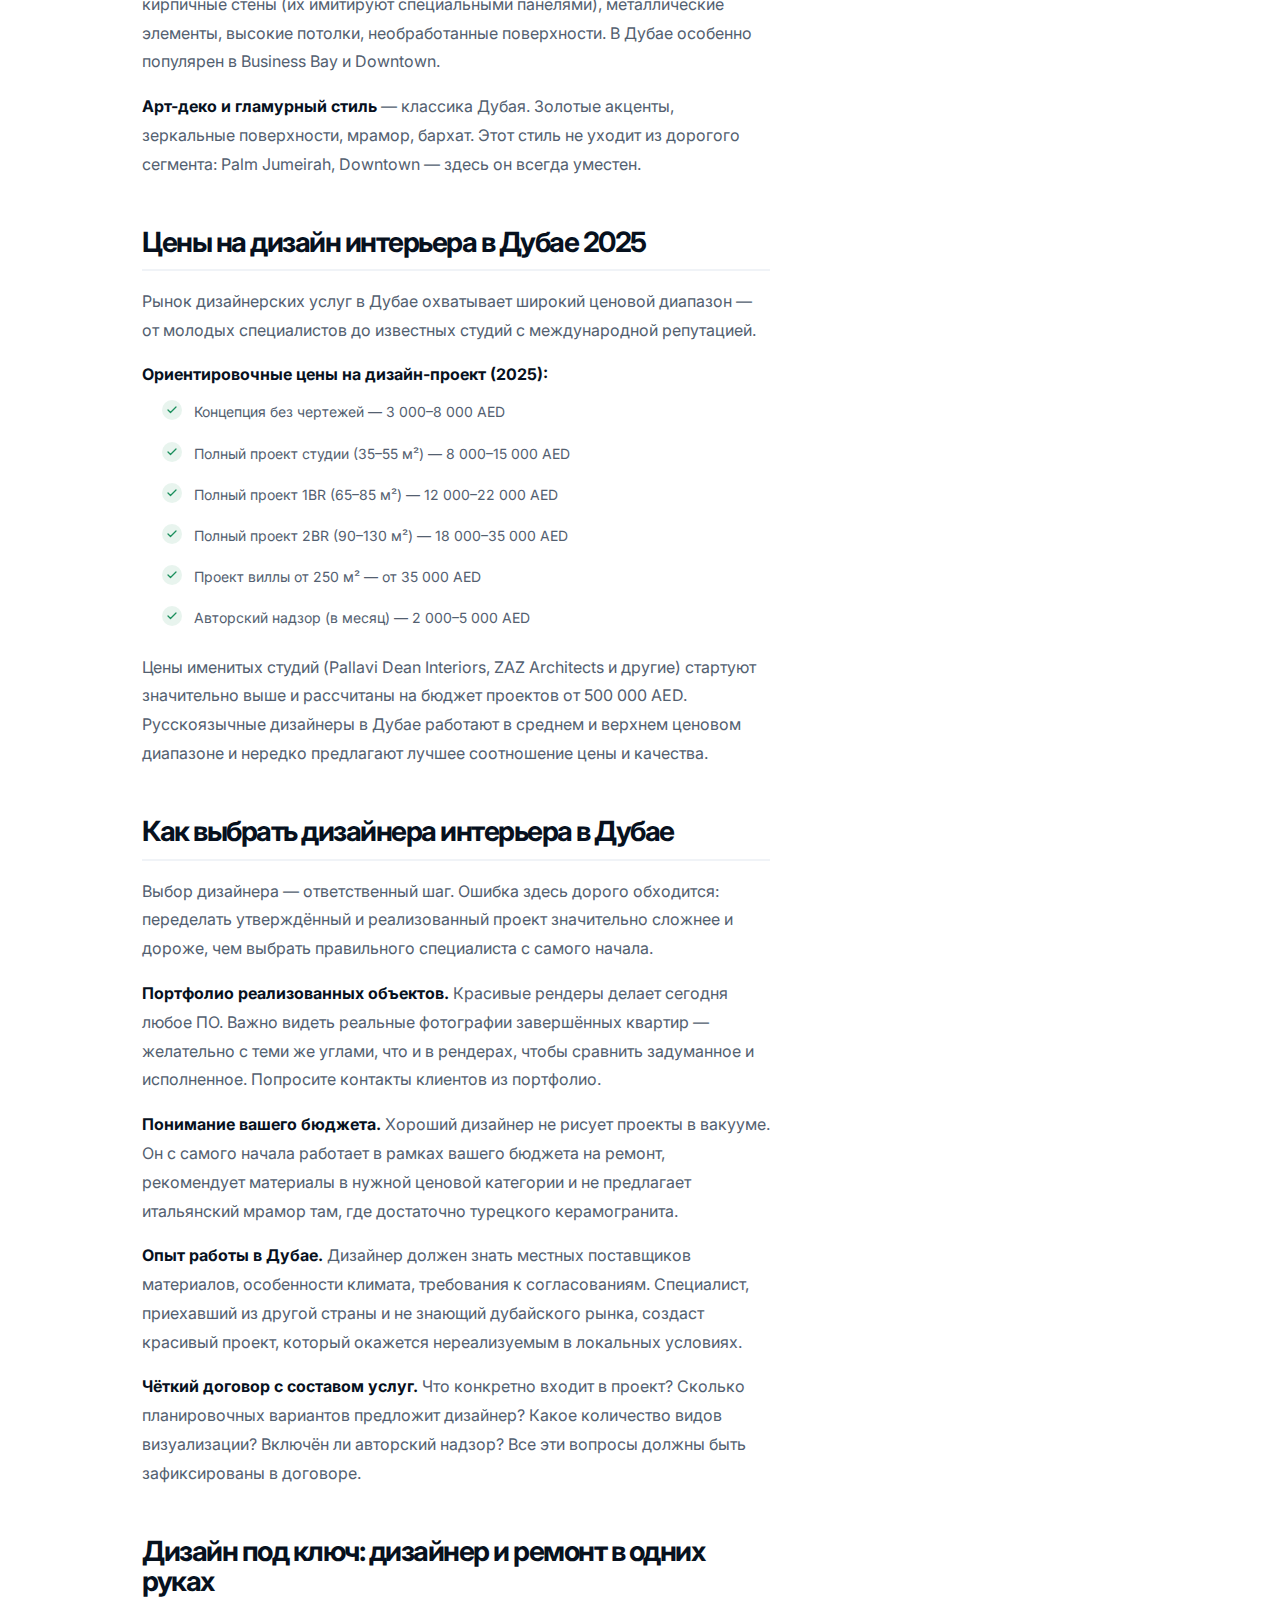
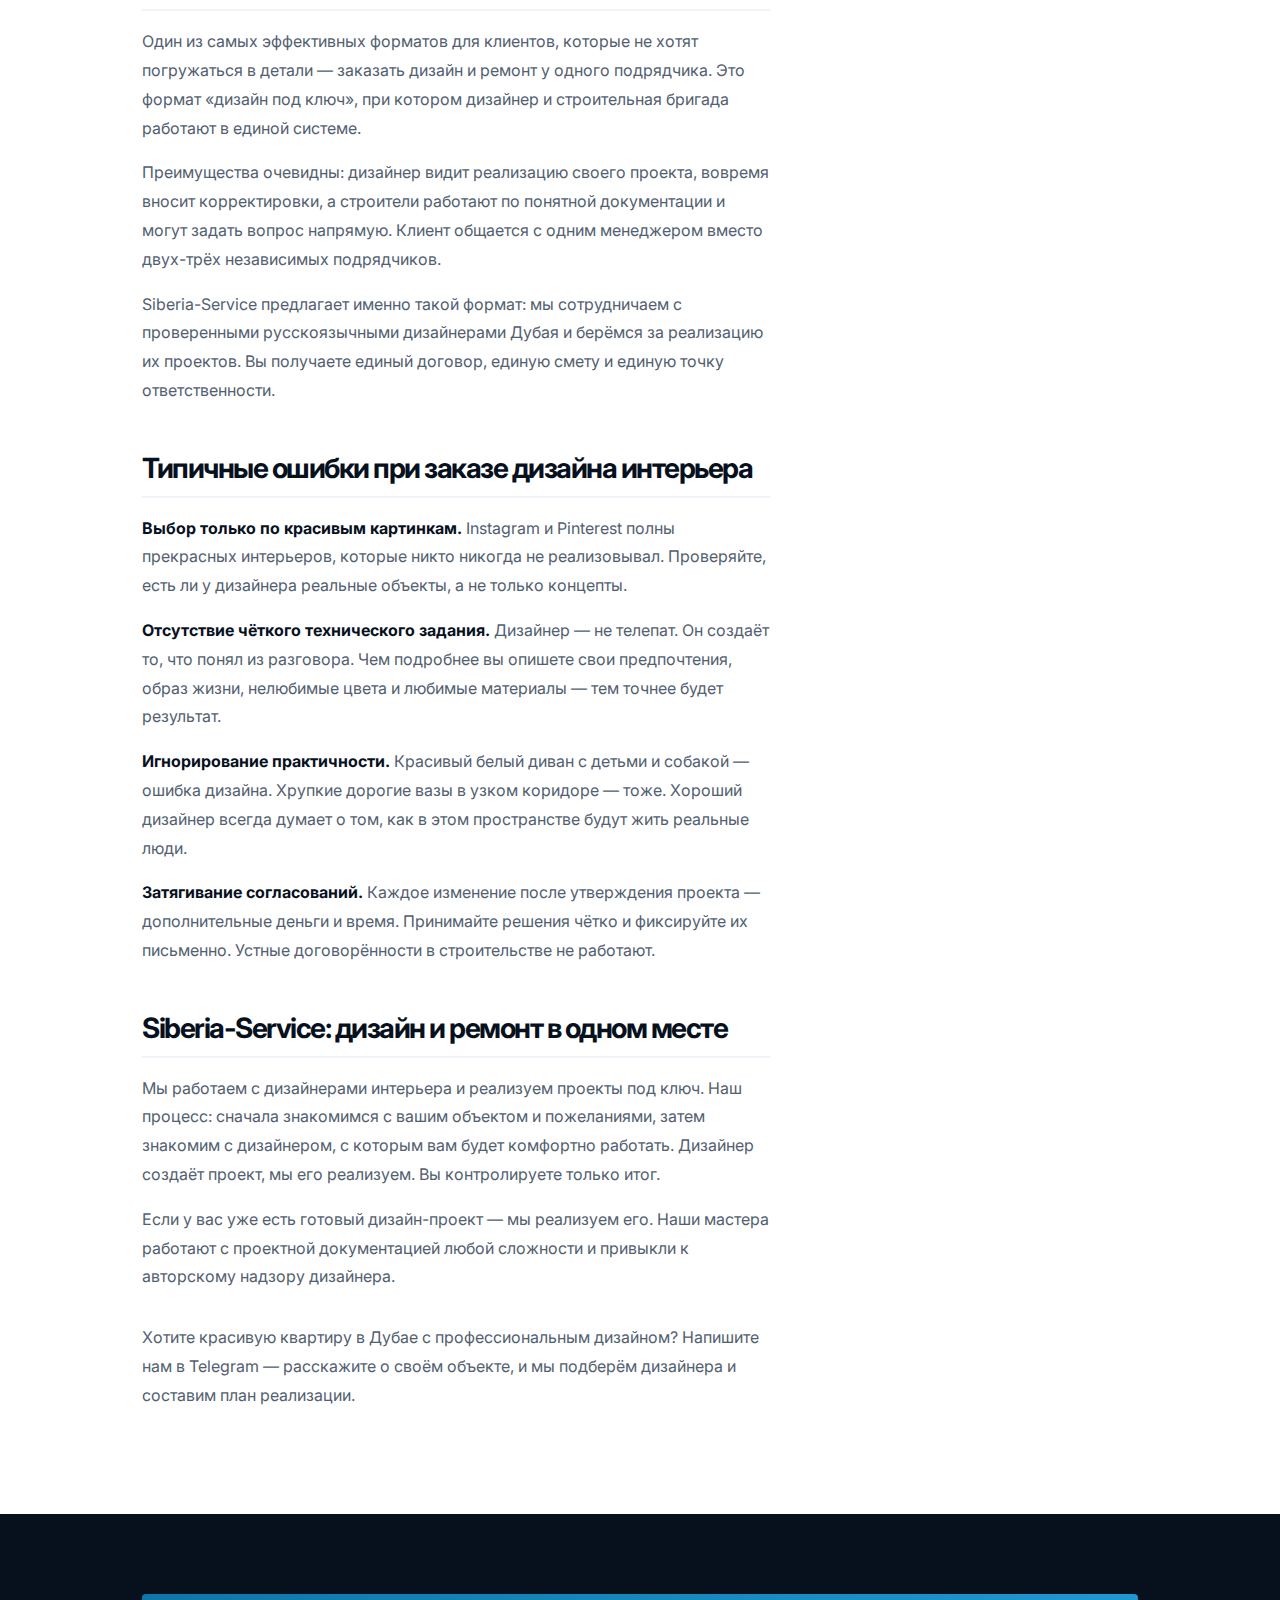
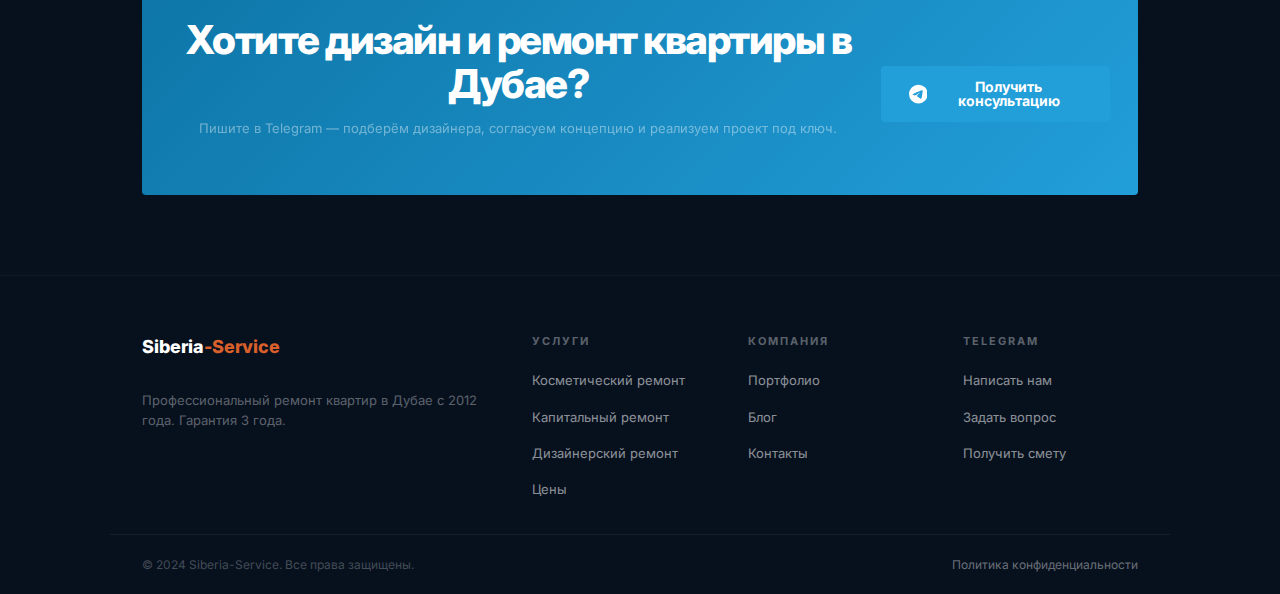
<file: blog/dizayn-interera-dubai/index.html>
<!DOCTYPE html>
<html lang="ru" dir="ltr">
<head>
  <meta charset="UTF-8"/>
  <link rel="icon" type="image/svg+xml" href="../../favicon.svg"/>
  <meta name="viewport" content="width=device-width, initial-scale=1.0"/>
  <title>Дизайн интерьера квартиры в Дубае: стили, цены, как выбрать дизайнера | Siberia-Service</title>
  <meta name="description" content="Популярные стили дизайна интерьера для квартир в Дубае, актуальные цены на услуги дизайнера и советы по выбору специалиста. Как заказать дизайн под ключ."/>
  <meta name="keywords" content="дизайн интерьера квартиры дубай, дизайн интерьера в дубае цены, дизайн квартиры в дубае под ключ, интерьер квартиры дубай заказать, дизайнер интерьера русский дубай"/>
  <link rel="canonical" href="https://siberia-service.ae/blog/dizayn-interera-dubai.html"/>
  <meta property="og:title" content="Дизайн интерьера квартиры в Дубае: стили, цены, как выбрать дизайнера"/>
  <meta property="og:description" content="Популярные стили дизайна интерьера для квартир в Дубае, актуальные цены на услуги дизайнера и советы по выбору специалиста. Как заказать дизайн под ключ."/>
  <meta property="og:type" content="article"/>
  <meta property="og:url" content="https://siberia-service.ae/blog/dizayn-interera-dubai.html"/>
  <link rel="preconnect" href="https://fonts.googleapis.com"/>
  <link rel="preconnect" href="https://fonts.gstatic.com" crossorigin/>
  <link rel="preload" href="https://fonts.googleapis.com/css2?family=Inter:wght@400;500;600;700;800;900&family=Cairo:wght@400;600;700;800&display=swap" as="style" onload="this.onload=null;this.rel='stylesheet'"/><noscript><link href="https://fonts.googleapis.com/css2?family=Inter:wght@400;500;600;700;800;900&family=Cairo:wght@400;600;700;800&display=swap" rel="stylesheet"/></noscript>
  <link rel="stylesheet" href="../../css/style.css"/>
  <script type="application/ld+json">
  {
    "@context": "https://schema.org",
    "@graph": [
      {
        "@type": "BlogPosting",
        "headline": "Дизайн интерьера квартиры в Дубае: стили, цены, как выбрать дизайнера",
        "description": "Популярные стили дизайна интерьера для квартир в Дубае, актуальные цены на услуги дизайнера и советы по выбору специалиста. Как заказать дизайн под ключ.",
        "url": "https://siberia-service.ae/blog/dizayn-interera-dubai.html",
        "datePublished": "2025-03-05",
        "dateModified": "2025-03-05",
        "author": {"@type": "Person", "name": "Редакция Siberia-Service", "url": "https://siberia-service.ae"},
        "publisher": {
          "@type": "Organization",
          "name": "Siberia-Service",
          "url": "https://siberia-service.ae"
        },
        "mainEntityOfPage": "https://siberia-service.ae/blog/dizayn-interera-dubai.html"
      },
      {
        "@type": "BreadcrumbList",
        "itemListElement": [
          {"@type": "ListItem", "position": 1, "name": "Главная", "item": "https://siberia-service.ae/"},
          {"@type": "ListItem", "position": 2, "name": "Блог", "item": "https://siberia-service.ae/blog.html"},
          {"@type": "ListItem", "position": 3, "name": "Дизайн интерьера в Дубае", "item": "https://siberia-service.ae/blog/dizayn-interera-dubai.html"}
        ]
      }
    ]
  }
  </script>
  <!-- Yandex.Metrika counter -->
  <script type="text/javascript">
    (function(m,e,t,r,i,k,a){
        m[i]=m[i]||function(){(m[i].a=m[i].a||[]).push(arguments)};
        m[i].l=1*new Date();
        for (var j = 0; j < document.scripts.length; j++) {if (document.scripts[j].src === r) { return; }}
        k=e.createElement(t),a=e.getElementsByTagName(t)[0],k.async=1,k.src=r,a.parentNode.insertBefore(k,a)
    })(window, document,'script','https://mc.yandex.ru/metrika/tag.js?id=107188397', 'ym');
    ym(107188397, 'init', {ssr:true, webvisor:true, clickmap:true, ecommerce:"dataLayer", referrer: document.referrer, url: location.href, accurateTrackBounce:true, trackLinks:true});
  </script>
  <noscript><div><img src="https://mc.yandex.ru/watch/107188397" style="position:absolute; left:-9999px;" alt="" /></div></noscript>
  <!-- /Yandex.Metrika counter -->
</head>
<body>
<header>
  <div class="hdr">
    <a href="/" class="logo">Siberia<em>-Service</em></a>
    <nav><ul class="hdr-nav">
      <li><a href="/" data-i18n="nav.home">Главная</a></li>
      <li class="nav-drop"><a href="/uslugi" data-i18n="nav.services">Услуги</a>
        <ul class="drop-menu">
          <li><a href="/kosmeticheskiy-remont" data-i18n="nav.cosmetic">Косметический ремонт</a></li>
          <li><a href="/kapitalnyy-remont" data-i18n="nav.capital">Капитальный ремонт</a></li>
          <li><a href="/dizaynersky-remont" data-i18n="nav.design">Дизайнерский ремонт</a></li>
          <li><a href="/kondicionery" data-i18n="nav.ac">Кондиционеры</a></li>
        </ul>
      </li>
      <li><a href="/prices" data-i18n="nav.prices">Цены</a></li>
      <li><a href="/portfolio" data-i18n="nav.portfolio">Портфолио</a></li>
      <li><a href="/blog" data-i18n="nav.blog">Блог</a></li>
      <li><a href="/contacts" data-i18n="nav.contacts">Контакты</a></li>
    </ul></nav>
    <div class="hdr-right">
      <div class="lang-sw">
        <button class="lang-btn" data-lang="ru" onclick="setLang('ru')"><span class="lang-flag">🇷🇺</span><span class="lang-code"> RU</span></button>
        <button class="lang-btn" data-lang="en" onclick="setLang('en')"><span class="lang-flag">🇬🇧</span><span class="lang-code"> EN</span></button>
        <button class="lang-btn" data-lang="ar" onclick="setLang('ar')"><span class="lang-flag">🇸🇦</span><span class="lang-code"> AR</span></button>
      </div>
            <a href="tel:+971589552882" class="hdr-tg">
        <svg width="16" height="16" viewBox="0 0 24 24" fill="none" stroke="currentColor" stroke-width="2" stroke-linecap="round" stroke-linejoin="round"><path d="M22 16.92v3a2 2 0 0 1-2.18 2 19.79 19.79 0 0 1-8.63-3.07A19.5 19.5 0 0 1 4.69 12 19.79 19.79 0 0 1 1.61 3.4 2 2 0 0 1 3.6 1.22h3a2 2 0 0 1 2 1.72c.127.96.361 1.903.7 2.81a2 2 0 0 1-.45 2.11L7.91 8.77a16 16 0 0 0 6.29 6.29l.95-.95a2 2 0 0 1 2.11-.45c.907.339 1.85.573 2.81.7A2 2 0 0 1 22 16.92z"/></svg>
        <span>Позвонить</span>
      </a>
<a href="https://t.me/+971589552882" class="hdr-tg" target="_blank" rel="noopener">
        <svg width="16" height="16" viewBox="0 0 24 24" fill="currentColor"><path d="M11.944 0A12 12 0 0 0 0 12a12 12 0 0 0 12 12 12 12 0 0 0 12-12A12 12 0 0 0 12 0a12 12 0 0 0-.056 0zm4.962 7.224c.1-.002.321.023.465.14a.506.506 0 0 1 .171.325c.016.093.036.306.02.472-.18 1.898-.96 6.502-1.36 8.627-.168.9-.499 1.201-.82 1.23-.696.065-1.225-.46-1.9-.902-1.056-.693-1.653-1.124-2.678-1.8-1.185-.78-.417-1.21.258-1.91.177-.184 3.247-2.977 3.307-3.23.007-.032.014-.15-.056-.212s-.174-.041-.249-.024c-.106.024-1.793 1.14-5.061 3.345-.48.33-.913.49-1.302.48-.428-.008-1.252-.241-1.865-.44-.752-.245-1.349-.374-1.297-.789.027-.216.325-.437.893-.663 3.498-1.524 5.83-2.529 6.998-3.014 3.332-1.386 4.025-1.627 4.476-1.635z"/></svg>
        <span data-i18n="hdr.tg">Написать</span>
      </a>
    </div>
  </div>
</header>

<main>
  <!-- Breadcrumb -->
  <nav class="breadcrumb" aria-label="Breadcrumb">
    <div class="wrap">
      <ol>
        <li><a href="/">Главная</a></li>
        <li><a href="/blog">Блог</a></li>
        <li aria-current="page">Дизайн интерьера в Дубае</li>
      </ol>
    </div>
  </nav>

  <!-- Article Hero -->
  <section class="hero-dark">
    <div class="wrap">
      <div class="section-head">
        <span class="sec-tag">Дизайн</span>
      </div>
      <h1>Дизайн интерьера квартиры в Дубае: стили, цены, как выбрать дизайнера</h1>
      <p class="hero-sub">Дизайн интерьера в Дубае — это не просто красивые картинки. Это инструмент, который повышает рыночную стоимость квартиры и делает жизнь в ней комфортнее. Рассказываем о популярных стилях, реальных ценах и о том, как найти хорошего дизайнера.</p>
      <div class="stat-row">
        <div class="stat-item"><strong>7 мин</strong><span data-i18n="article.readtime">время чтения</span></div>
        <div class="stat-item"><strong>5 марта 2025</strong><span data-i18n="article.datepub">дата публикации</span></div>
        <div class="stat-item"><strong>Siberia-Service</strong><span data-i18n="article.author">автор</span></div>
      </div>
    </div>
  </section>

  <!-- Article Content -->
  <section class="section">
    <div class="wrap">
      <div class="article-layout">
        <article class="article-body">
          <div class="article-lang-notice"></div>

          <p class="article-lead">Дубай — город с уникальной эстетикой: здесь соседствуют арабские традиции, западный минимализм и азиатская роскошь. Дизайн интерьера в этом городе отражает всё это многообразие. Правильно оформленная квартира в Дубае — это не просто красиво: это инвестиция. Качественный ремонт с дизайн-проектом увеличивает арендную стоимость на 20–35% и сокращает время простоя между арендаторами.</p>

          <h2>Популярные стили интерьера в Дубае</h2>
          <p><strong>Современный минимализм</strong> — безусловный лидер. Чистые линии, нейтральная палитра (белый, кремовый, серый, тауп), минимум декора, акцент на качестве материалов и освещении. Этот стиль одинаково хорошо работает в апартаментах для аренды и для личного проживания, легко обновляется сменой текстиля и аксессуаров.</p>
          <p><strong>Арабский стиль</strong> переживает переосмысление. Традиционные элементы — сводчатые ниши, орнаменты, богатые ткани — сочетаются с современной мебелью и нейтральным фоном. Этот стиль особенно популярен в виллах и больших апартаментах, где есть пространство для выражения.</p>
          <p><strong>Скандинавский стиль</strong> в дубайской интерпретации — это светлое пространство, натуральное дерево, функциональность без избытка. Идеально подходит для небольших квартир: визуально расширяет пространство и создаёт ощущение уюта даже без лишних метров.</p>
          <p><strong>Лофт и индустриальный стиль</strong> — для тех, кто хочет выделиться. Открытые кирпичные стены (их имитируют специальными панелями), металлические элементы, высокие потолки, необработанные поверхности. В Дубае особенно популярен в Business Bay и Downtown.</p>
          <p><strong>Арт-деко и гламурный стиль</strong> — классика Дубая. Золотые акценты, зеркальные поверхности, мрамор, бархат. Этот стиль не уходит из дорогого сегмента: Palm Jumeirah, Downtown — здесь он всегда уместен.</p>

          <h2>Цены на дизайн интерьера в Дубае 2025</h2>
          <p>Рынок дизайнерских услуг в Дубае охватывает широкий ценовой диапазон — от молодых специалистов до известных студий с международной репутацией.</p>

          <div class="aside-card">
            <strong>Ориентировочные цены на дизайн-проект (2025):</strong>
            <ul class="checklist mt-12">
              <li>Концепция без чертежей — 3 000–8 000 AED</li>
              <li>Полный проект студии (35–55 м²) — 8 000–15 000 AED</li>
              <li>Полный проект 1BR (65–85 м²) — 12 000–22 000 AED</li>
              <li>Полный проект 2BR (90–130 м²) — 18 000–35 000 AED</li>
              <li>Проект виллы от 250 м² — от 35 000 AED</li>
              <li>Авторский надзор (в месяц) — 2 000–5 000 AED</li>
            </ul>
          </div>

          <p>Цены именитых студий (Pallavi Dean Interiors, ZAZ Architects и другие) стартуют значительно выше и рассчитаны на бюджет проектов от 500 000 AED. Русскоязычные дизайнеры в Дубае работают в среднем и верхнем ценовом диапазоне и нередко предлагают лучшее соотношение цены и качества.</p>

          <h2>Как выбрать дизайнера интерьера в Дубае</h2>
          <p>Выбор дизайнера — ответственный шаг. Ошибка здесь дорого обходится: переделать утверждённый и реализованный проект значительно сложнее и дороже, чем выбрать правильного специалиста с самого начала.</p>
          <p><strong>Портфолио реализованных объектов.</strong> Красивые рендеры делает сегодня любое ПО. Важно видеть реальные фотографии завершённых квартир — желательно с теми же углами, что и в рендерах, чтобы сравнить задуманное и исполненное. Попросите контакты клиентов из портфолио.</p>
          <p><strong>Понимание вашего бюджета.</strong> Хороший дизайнер не рисует проекты в вакууме. Он с самого начала работает в рамках вашего бюджета на ремонт, рекомендует материалы в нужной ценовой категории и не предлагает итальянский мрамор там, где достаточно турецкого керамогранита.</p>
          <p><strong>Опыт работы в Дубае.</strong> Дизайнер должен знать местных поставщиков материалов, особенности климата, требования к согласованиям. Специалист, приехавший из другой страны и не знающий дубайского рынка, создаст красивый проект, который окажется нереализуемым в локальных условиях.</p>
          <p><strong>Чёткий договор с составом услуг.</strong> Что конкретно входит в проект? Сколько планировочных вариантов предложит дизайнер? Какое количество видов визуализации? Включён ли авторский надзор? Все эти вопросы должны быть зафиксированы в договоре.</p>

          <h2>Дизайн под ключ: дизайнер и ремонт в одних руках</h2>
          <p>Один из самых эффективных форматов для клиентов, которые не хотят погружаться в детали — заказать дизайн и ремонт у одного подрядчика. Это формат «дизайн под ключ», при котором дизайнер и строительная бригада работают в единой системе.</p>
          <p>Преимущества очевидны: дизайнер видит реализацию своего проекта, вовремя вносит корректировки, а строители работают по понятной документации и могут задать вопрос напрямую. Клиент общается с одним менеджером вместо двух-трёх независимых подрядчиков.</p>
          <p>Siberia-Service предлагает именно такой формат: мы сотрудничаем с проверенными русскоязычными дизайнерами Дубая и берёмся за реализацию их проектов. Вы получаете единый договор, единую смету и единую точку ответственности.</p>

          <h2>Типичные ошибки при заказе дизайна интерьера</h2>
          <p><strong>Выбор только по красивым картинкам.</strong> Instagram и Pinterest полны прекрасных интерьеров, которые никто никогда не реализовывал. Проверяйте, есть ли у дизайнера реальные объекты, а не только концепты.</p>
          <p><strong>Отсутствие чёткого технического задания.</strong> Дизайнер — не телепат. Он создаёт то, что понял из разговора. Чем подробнее вы опишете свои предпочтения, образ жизни, нелюбимые цвета и любимые материалы — тем точнее будет результат.</p>
          <p><strong>Игнорирование практичности.</strong> Красивый белый диван с детьми и собакой — ошибка дизайна. Хрупкие дорогие вазы в узком коридоре — тоже. Хороший дизайнер всегда думает о том, как в этом пространстве будут жить реальные люди.</p>
          <p><strong>Затягивание согласований.</strong> Каждое изменение после утверждения проекта — дополнительные деньги и время. Принимайте решения чётко и фиксируйте их письменно. Устные договорённости в строительстве не работают.</p>

          <h2>Siberia-Service: дизайн и ремонт в одном месте</h2>
          <p>Мы работаем с дизайнерами интерьера и реализуем проекты под ключ. Наш процесс: сначала знакомимся с вашим объектом и пожеланиями, затем знакомим с дизайнером, с которым вам будет комфортно работать. Дизайнер создаёт проект, мы его реализуем. Вы контролируете только итог.</p>
          <p>Если у вас уже есть готовый дизайн-проект — мы реализуем его. Наши мастера работают с проектной документацией любой сложности и привыкли к авторскому надзору дизайнера.</p>

          <p class="mt-32">Хотите красивую квартиру в Дубае с профессиональным дизайном? Напишите нам в Telegram — расскажите о своём объекте, и мы подберём дизайнера и составим план реализации.</p>

        </article>

        <!-- Sidebar -->
        <aside class="article-sidebar">
          <div class="aside-card">
            <h3 data-i18n="article.sidebar.q">Нужна консультация?</h3>
            <p data-i18n="article.sidebar.q.p">Напишите нам в Telegram — ответим на все вопросы и составим смету.</p>
            <a href="https://t.me/+971589552882" class="btn btn-tg" target="_blank" rel="noopener" style="width:100%;justify-content:center;margin-top:16px;">
              <svg width="18" height="18" viewBox="0 0 24 24" fill="currentColor"><path d="M11.944 0A12 12 0 0 0 0 12a12 12 0 0 0 12 12 12 12 0 0 0 12-12A12 12 0 0 0 12 0a12 12 0 0 0-.056 0zm4.962 7.224c.1-.002.321.023.465.14a.506.506 0 0 1 .171.325c.016.093.036.306.02.472-.18 1.898-.96 6.502-1.36 8.627-.168.9-.499 1.201-.82 1.23-.696.065-1.225-.46-1.9-.902-1.056-.693-1.653-1.124-2.678-1.8-1.185-.78-.417-1.21.258-1.91.177-.184 3.247-2.977 3.307-3.23.007-.032.014-.15-.056-.212s-.174-.041-.249-.024c-.106.024-1.793 1.14-5.061 3.345-.48.33-.913.49-1.302.48-.428-.008-1.252-.241-1.865-.44-.752-.245-1.349-.374-1.297-.789.027-.216.325-.437.893-.663 3.498-1.524 5.83-2.529 6.998-3.014 3.332-1.386 4.025-1.627 4.476-1.635z"/></svg>
              <span data-i18n="article.sidebar.tg">Написать в Telegram</span>
            </a>
          </div>
          <div class="aside-card mt-24">
            <h3 data-i18n="article.sidebar.more">Другие статьи</h3>
            <ul class="checklist">
              <li><a href="kak-vybrat-kompaniyu-dlya-remonta.html">Как выбрать компанию для ремонта</a></li>
              <li><a href="etapy-remonta-kvartiry.html">Этапы ремонта квартиры</a></li>
              <li><a href="skolko-stoit-remont-2024.html">Сколько стоит ремонт</a></li>
            </ul>
          </div>
          <div class="aside-card mt-24">
            <h3 data-i18n="article.sidebar.svc">Наши услуги</h3>
            <ul class="checklist">
              <li><a href="/kosmeticheskiy-remont">Косметический ремонт</a></li>
              <li><a href="/kapitalnyy-remont">Капитальный ремонт</a></li>
              <li><a href="/dizaynersky-remont">Дизайнерский ремонт</a></li>
              <li><a href="/prices">Цены</a></li>
            </ul>
          </div>
        </aside>
      </div>
    </div>
  </section>

  <!-- CTA -->
  <section class="cta-strip">
    <div class="wrap">
      <div class="tg-block">
        <div class="tg-block-text">
          <h2>Хотите дизайн и ремонт квартиры в Дубае?</h2>
          <p>Пишите в Telegram — подберём дизайнера, согласуем концепцию и реализуем проект под ключ.</p>
        </div>
        <a href="https://t.me/+971589552882" class="btn btn-tg btn--lg" target="_blank" rel="noopener">
          <svg width="22" height="22" viewBox="0 0 24 24" fill="currentColor"><path d="M11.944 0A12 12 0 0 0 0 12a12 12 0 0 0 12 12 12 12 0 0 0 12-12A12 12 0 0 0 12 0a12 12 0 0 0-.056 0zm4.962 7.224c.1-.002.321.023.465.14a.506.506 0 0 1 .171.325c.016.093.036.306.02.472-.18 1.898-.96 6.502-1.36 8.627-.168.9-.499 1.201-.82 1.23-.696.065-1.225-.46-1.9-.902-1.056-.693-1.653-1.124-2.678-1.8-1.185-.78-.417-1.21.258-1.91.177-.184 3.247-2.977 3.307-3.23.007-.032.014-.15-.056-.212s-.174-.041-.249-.024c-.106.024-1.793 1.14-5.061 3.345-.48.33-.913.49-1.302.48-.428-.008-1.252-.241-1.865-.44-.752-.245-1.349-.374-1.297-.789.027-.216.325-.437.893-.663 3.498-1.524 5.83-2.529 6.998-3.014 3.332-1.386 4.025-1.627 4.476-1.635z"/></svg>
          <span data-i18n="article.cta.btn">Получить консультацию</span>
        </a>
      </div>
    </div>
  </section>

<!-- Floating call button -->
<a href="tel:+971589552882" class="float-call" aria-label="Позвонить">
  <svg width="24" height="24" viewBox="0 0 24 24" fill="none" stroke="currentColor" stroke-width="2" stroke-linecap="round" stroke-linejoin="round"><path d="M22 16.92v3a2 2 0 0 1-2.18 2 19.79 19.79 0 0 1-8.63-3.07A19.5 19.5 0 0 1 4.69 12 19.79 19.79 0 0 1 1.61 3.4 2 2 0 0 1 3.6 1.22h3a2 2 0 0 1 2 1.72c.127.96.361 1.903.7 2.81a2 2 0 0 1-.45 2.11L7.91 8.77a16 16 0 0 0 6.29 6.29l.95-.95a2 2 0 0 1 2.11-.45c.907.339 1.85.573 2.81.7A2 2 0 0 1 22 16.92z"/></svg>
  <span>Позвонить</span>
</a>
<style>
  .float-call {
    position: fixed; bottom: 32px; right: 32px; z-index: 999;
    display: flex; align-items: center; gap: 10px;
    background: var(--accent); color: #fff; text-decoration: none;
    padding: 14px 22px; border-radius: 100px;
    font-size: 15px; font-weight: 700;
    box-shadow: 0 4px 20px rgba(217,95,43,0.45);
    transition: transform 0.15s, box-shadow 0.15s;
  }
  .float-call:hover { transform: translateY(-2px); box-shadow: 0 8px 28px rgba(217,95,43,0.55); }
  .float-call svg { flex-shrink: 0; }
  @media (max-width: 600px) {
    .float-call { bottom: 20px; right: 20px; padding: 14px; border-radius: 50%; }
    .float-call span { display: none; }
  }
</style>

</main>

<footer>
  <div class="footer-main">
    <div>
      <a href="/" class="footer-logo">Siberia<em>-Service</em></a>
      <p class="footer-desc mt-16" data-i18n="footer.desc">Профессиональный ремонт квартир в Дубае с 2012 года. Гарантия 3 года.</p>
    </div>
    <div class="footer-col">
      <h4 data-i18n="footer.services">Услуги</h4>
      <ul>
        <li><a href="/kosmeticheskiy-remont">Косметический ремонт</a></li>
        <li><a href="/kapitalnyy-remont">Капитальный ремонт</a></li>
        <li><a href="/dizaynersky-remont">Дизайнерский ремонт</a></li>
        <li><a href="/prices">Цены</a></li>
      </ul>
    </div>
    <div class="footer-col">
      <h4 data-i18n="footer.company">Компания</h4>
      <ul>
        <li><a href="/portfolio">Портфолио</a></li>
        <li><a href="/blog">Блог</a></li>
        <li><a href="/contacts">Контакты</a></li>
      </ul>
    </div>
    <div class="footer-col">
      <h4>Telegram</h4>
      <ul>
        <li><a href="https://t.me/+971589552882" target="_blank">Написать нам</a></li>
        <li><a href="https://t.me/+971589552882" target="_blank">Задать вопрос</a></li>
        <li><a href="https://t.me/+971589552882" target="_blank">Получить смету</a></li>
      </ul>
    </div>
  </div>
  <div class="footer-bottom">
    <span data-i18n="footer.copy">© 2024 Siberia-Service. Все права защищены.</span>
    <a href="#" data-i18n="footer.policy">Политика конфиденциальности</a>
  </div>
</footer>
<script src="../../js/main.js"></script>
</body>
</html>
</file>
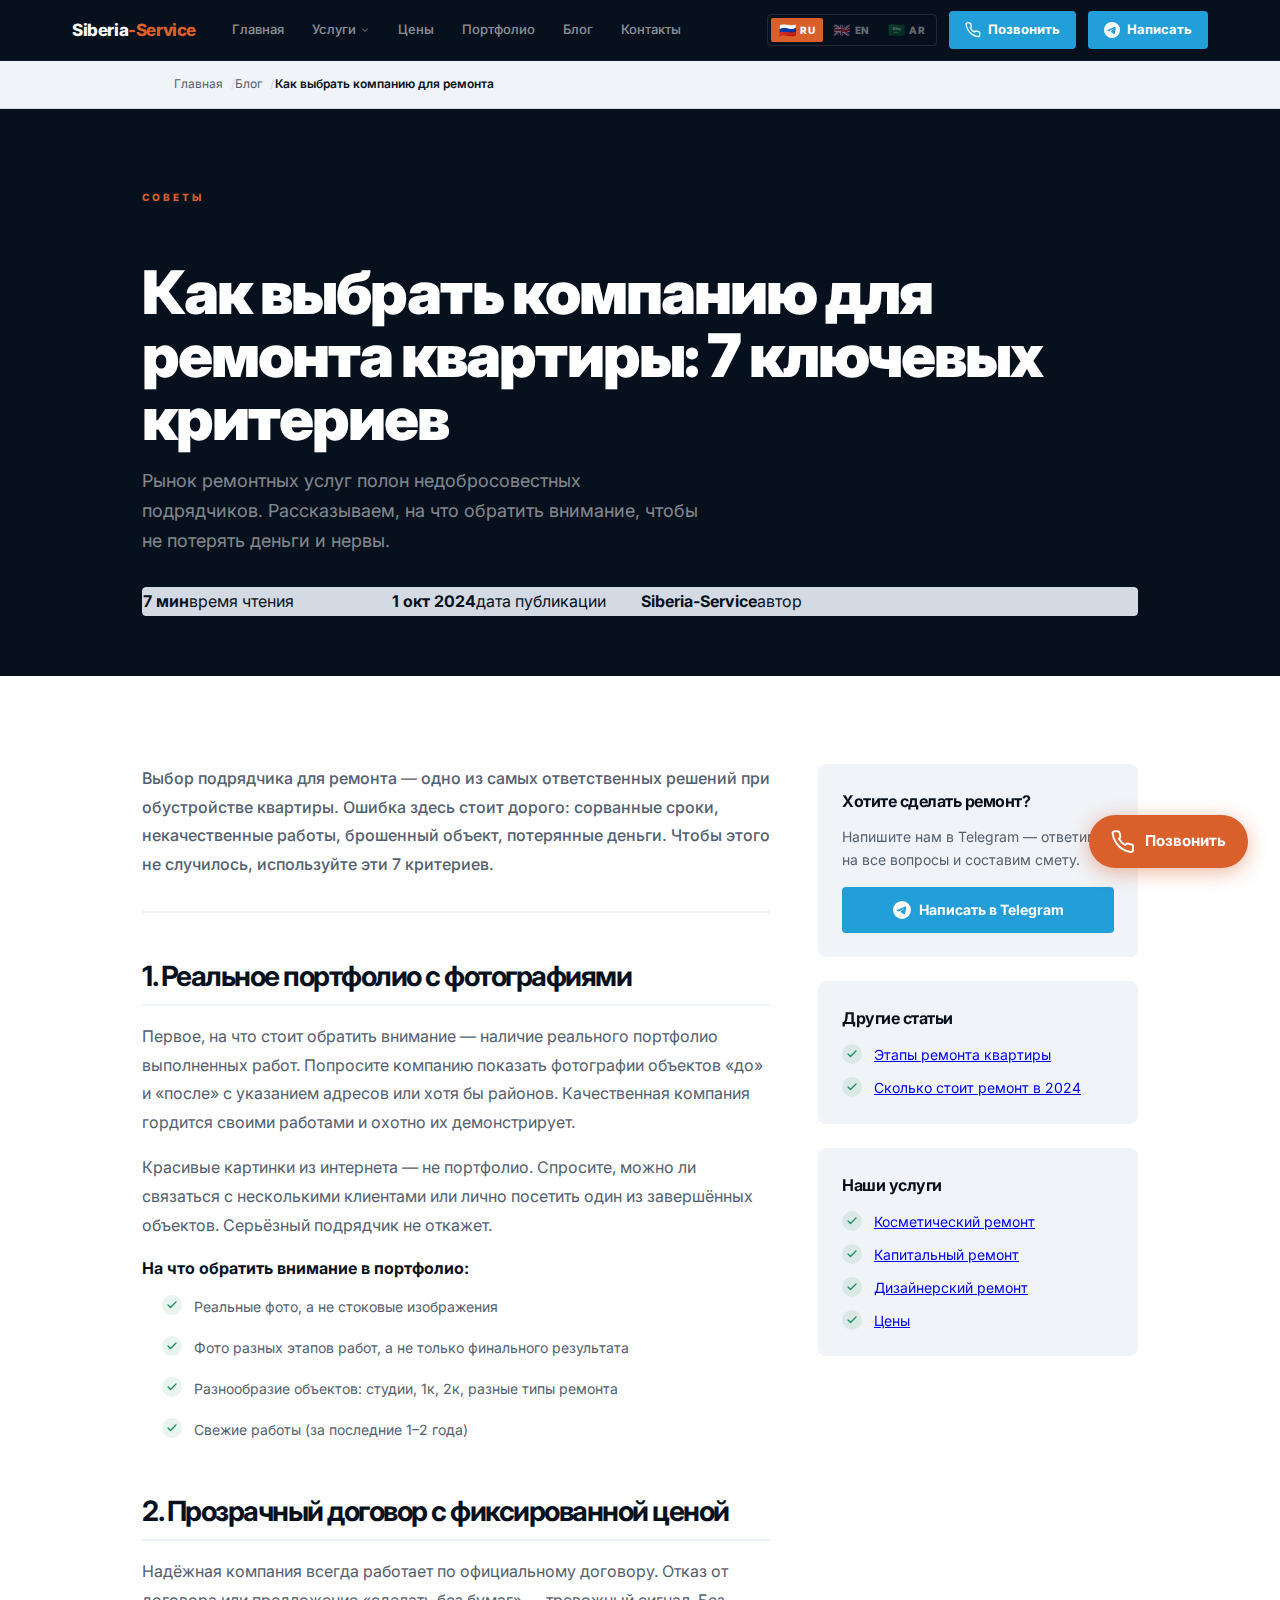
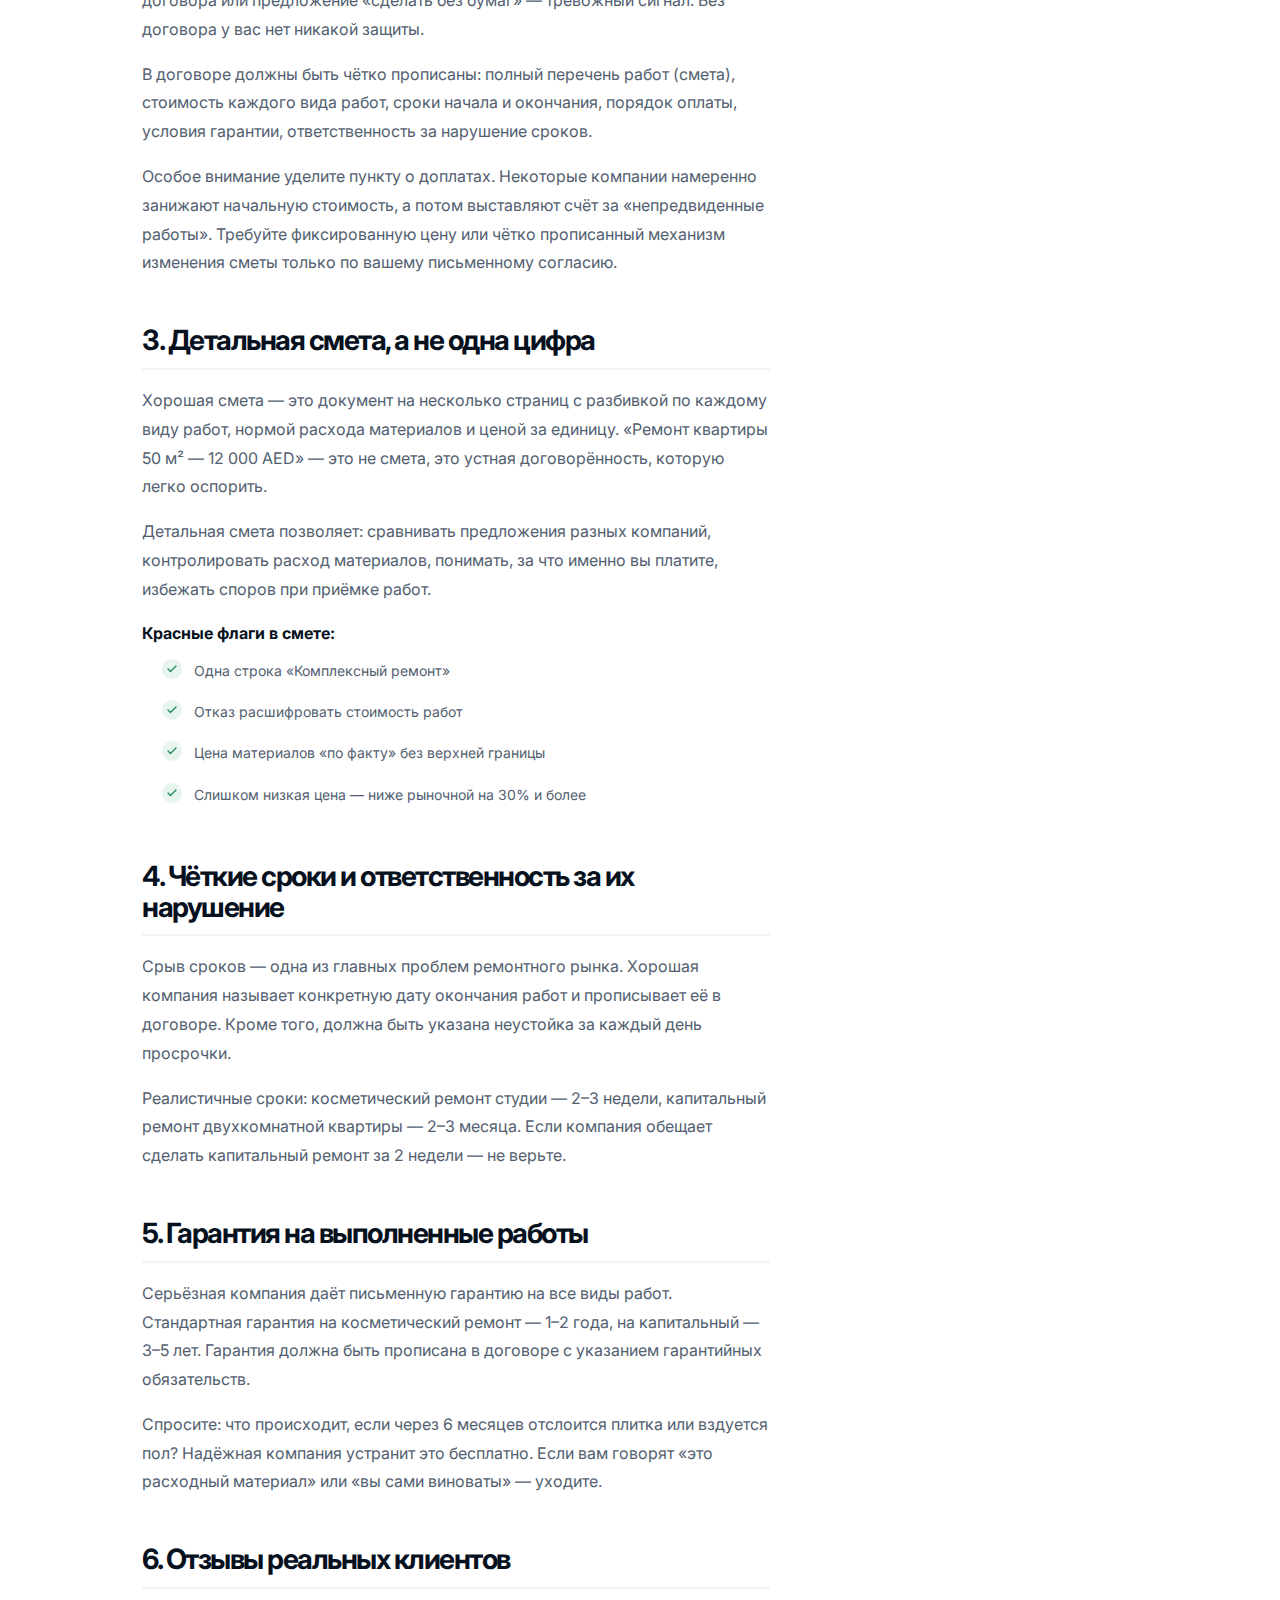
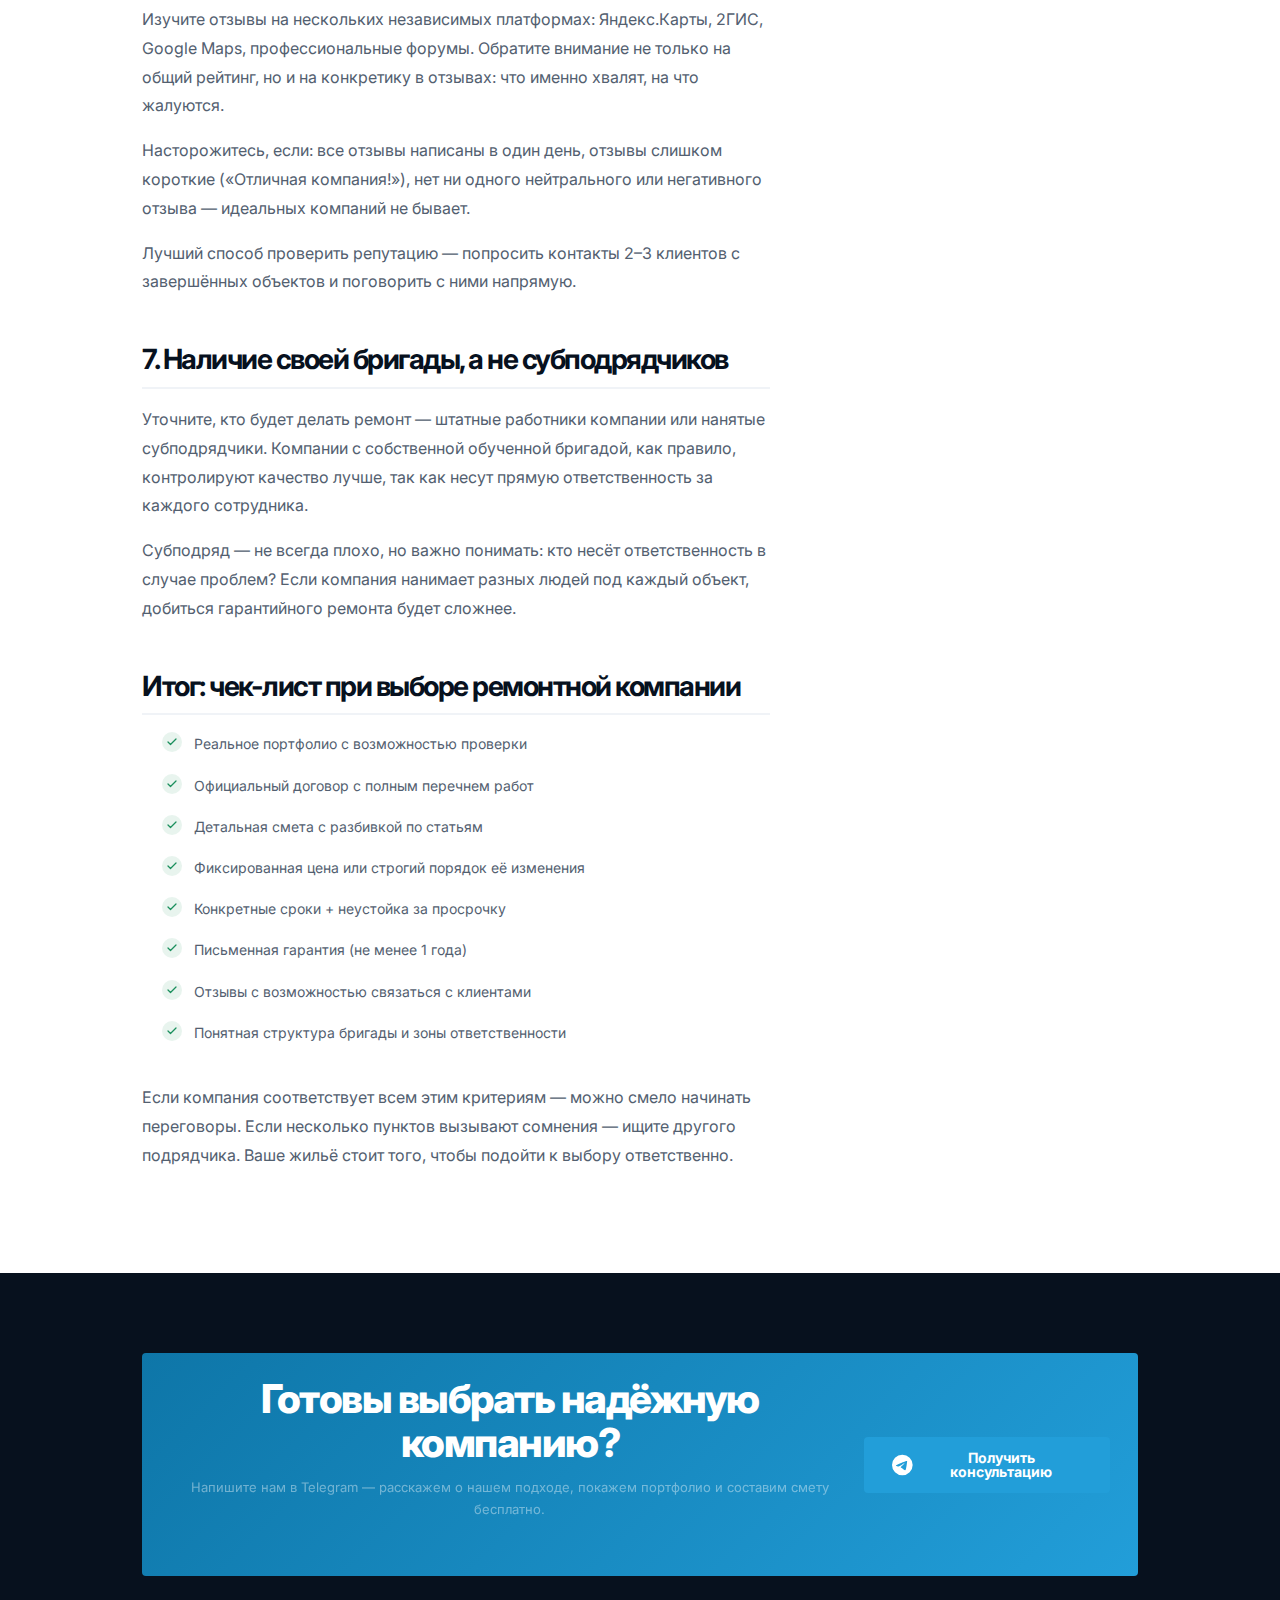
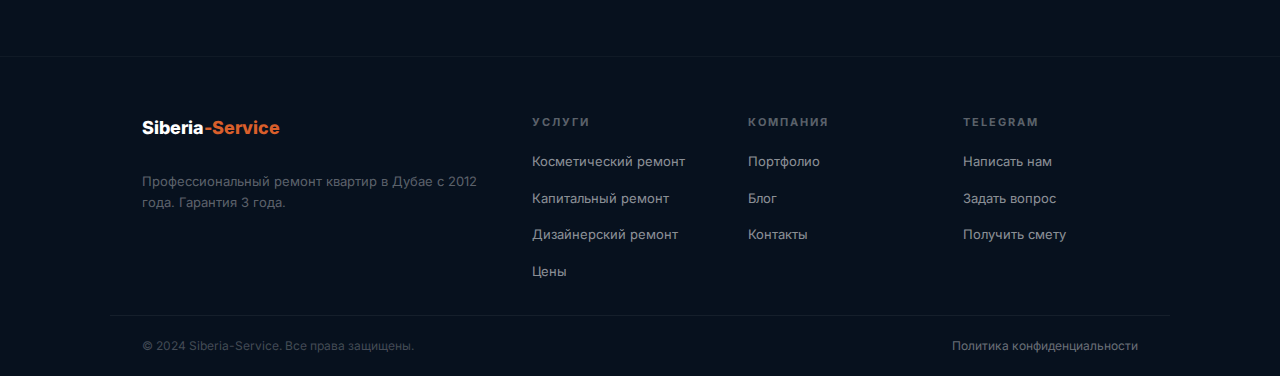
<file: blog/kak-vybrat-kompaniyu-dlya-remonta/index.html>
<!DOCTYPE html>
<html lang="ru" dir="ltr">
<head>
  <meta charset="UTF-8"/>
  <link rel="icon" type="image/svg+xml" href="../../favicon.svg"/>
  <meta name="viewport" content="width=device-width, initial-scale=1.0"/>
  <title>Как выбрать компанию для ремонта квартиры: 7 ключевых критериев | Siberia-Service</title>
  <meta name="description" content="Как не ошибиться при выборе ремонтной компании? Рассказываем о 7 критериях отбора: портфолио, договор, сроки, гарантия, отзывы и цена. Советы от профессионалов."/>
  <meta name="keywords" content="как выбрать компанию для ремонта, выбор строительной компании, ремонт квартиры под ключ, как не обмануться при ремонте, критерии выбора подрядчика"/>
  <link rel="canonical" href="https://siberia-service.ae/blog/kak-vybrat-kompaniyu-dlya-remonta.html"/>
  <meta property="og:title" content="Как выбрать компанию для ремонта квартиры: 7 ключевых критериев"/>
  <meta property="og:description" content="Подробное руководство по выбору надёжной ремонтной компании. Что проверить до подписания договора."/>
  <meta property="og:type" content="article"/>
  <meta property="og:url" content="https://siberia-service.ae/blog/kak-vybrat-kompaniyu-dlya-remonta.html"/>
  <link rel="preconnect" href="https://fonts.googleapis.com"/>
  <link rel="preconnect" href="https://fonts.gstatic.com" crossorigin/>
  <link rel="preload" href="https://fonts.googleapis.com/css2?family=Inter:wght@400;500;600;700;800;900&family=Cairo:wght@400;600;700;800&display=swap" as="style" onload="this.onload=null;this.rel='stylesheet'"/><noscript><link href="https://fonts.googleapis.com/css2?family=Inter:wght@400;500;600;700;800;900&family=Cairo:wght@400;600;700;800&display=swap" rel="stylesheet"/></noscript>
  <link rel="stylesheet" href="../../css/style.css"/>
  <script type="application/ld+json">
  {
    "@context": "https://schema.org",
    "@graph": [
      {
        "@type": "BlogPosting",
        "headline": "Как выбрать компанию для ремонта квартиры: 7 ключевых критериев",
        "description": "Рассказываем о 7 критериях отбора ремонтной компании: портфолио, договор, сроки, гарантия, отзывы и цена.",
        "url": "https://siberia-service.ae/blog/kak-vybrat-kompaniyu-dlya-remonta.html",
        "datePublished": "2024-10-01",
        "dateModified": "2024-10-01",
        "author": {"@type": "Person", "name": "Редакция Siberia-Service", "url": "https://siberia-service.ae"},
        "publisher": {
          "@type": "Organization",
          "name": "Siberia-Service",
          "url": "https://siberia-service.ae"
        },
        "mainEntityOfPage": "https://siberia-service.ae/blog/kak-vybrat-kompaniyu-dlya-remonta.html"
      },
      {
        "@type": "BreadcrumbList",
        "itemListElement": [
          {"@type": "ListItem", "position": 1, "name": "Главная", "item": "https://siberia-service.ae/"},
          {"@type": "ListItem", "position": 2, "name": "Блог", "item": "https://siberia-service.ae/blog.html"},
          {"@type": "ListItem", "position": 3, "name": "Как выбрать компанию для ремонта", "item": "https://siberia-service.ae/blog/kak-vybrat-kompaniyu-dlya-remonta.html"}
        ]
      }
    ]
  }
  </script>
  <!-- Yandex.Metrika counter -->
  <script type="text/javascript">
    (function(m,e,t,r,i,k,a){
        m[i]=m[i]||function(){(m[i].a=m[i].a||[]).push(arguments)};
        m[i].l=1*new Date();
        for (var j = 0; j < document.scripts.length; j++) {if (document.scripts[j].src === r) { return; }}
        k=e.createElement(t),a=e.getElementsByTagName(t)[0],k.async=1,k.src=r,a.parentNode.insertBefore(k,a)
    })(window, document,'script','https://mc.yandex.ru/metrika/tag.js?id=107188397', 'ym');
    ym(107188397, 'init', {ssr:true, webvisor:true, clickmap:true, ecommerce:"dataLayer", referrer: document.referrer, url: location.href, accurateTrackBounce:true, trackLinks:true});
  </script>
  <noscript><div><img src="https://mc.yandex.ru/watch/107188397" style="position:absolute; left:-9999px;" alt="" /></div></noscript>
  <!-- /Yandex.Metrika counter -->
</head>
<body>

<header>
  <div class="hdr">
    <a href="/" class="logo">Siberia<em>-Service</em></a>
    <nav><ul class="hdr-nav">
      <li><a href="/" data-i18n="nav.home">Главная</a></li>
      <li class="nav-drop"><a href="/uslugi" data-i18n="nav.services">Услуги</a>
        <ul class="drop-menu">
          <li><a href="/kosmeticheskiy-remont" data-i18n="nav.cosmetic">Косметический ремонт</a></li>
          <li><a href="/kapitalnyy-remont" data-i18n="nav.capital">Капитальный ремонт</a></li>
          <li><a href="/dizaynersky-remont" data-i18n="nav.design">Дизайнерский ремонт</a></li>
          <li><a href="/kondicionery" data-i18n="nav.ac">Кондиционеры</a></li>
        </ul>
      </li>
      <li><a href="/prices" data-i18n="nav.prices">Цены</a></li>
      <li><a href="/portfolio" data-i18n="nav.portfolio">Портфолио</a></li>
      <li><a href="/blog" data-i18n="nav.blog">Блог</a></li>
      <li><a href="/contacts" data-i18n="nav.contacts">Контакты</a></li>
    </ul></nav>
    <div class="hdr-right">
      <div class="lang-sw">
        <button class="lang-btn" data-lang="ru" onclick="setLang('ru')"><span class="lang-flag">🇷🇺</span><span class="lang-code"> RU</span></button>
        <button class="lang-btn" data-lang="en" onclick="setLang('en')"><span class="lang-flag">🇬🇧</span><span class="lang-code"> EN</span></button>
        <button class="lang-btn" data-lang="ar" onclick="setLang('ar')"><span class="lang-flag">🇸🇦</span><span class="lang-code"> AR</span></button>
      </div>
            <a href="tel:+971589552882" class="hdr-tg">
        <svg width="16" height="16" viewBox="0 0 24 24" fill="none" stroke="currentColor" stroke-width="2" stroke-linecap="round" stroke-linejoin="round"><path d="M22 16.92v3a2 2 0 0 1-2.18 2 19.79 19.79 0 0 1-8.63-3.07A19.5 19.5 0 0 1 4.69 12 19.79 19.79 0 0 1 1.61 3.4 2 2 0 0 1 3.6 1.22h3a2 2 0 0 1 2 1.72c.127.96.361 1.903.7 2.81a2 2 0 0 1-.45 2.11L7.91 8.77a16 16 0 0 0 6.29 6.29l.95-.95a2 2 0 0 1 2.11-.45c.907.339 1.85.573 2.81.7A2 2 0 0 1 22 16.92z"/></svg>
        <span>Позвонить</span>
      </a>
<a href="https://t.me/+971589552882" class="hdr-tg" target="_blank" rel="noopener">
        <svg width="16" height="16" viewBox="0 0 24 24" fill="currentColor"><path d="M11.944 0A12 12 0 0 0 0 12a12 12 0 0 0 12 12 12 12 0 0 0 12-12A12 12 0 0 0 12 0a12 12 0 0 0-.056 0zm4.962 7.224c.1-.002.321.023.465.14a.506.506 0 0 1 .171.325c.016.093.036.306.02.472-.18 1.898-.96 6.502-1.36 8.627-.168.9-.499 1.201-.82 1.23-.696.065-1.225-.46-1.9-.902-1.056-.693-1.653-1.124-2.678-1.8-1.185-.78-.417-1.21.258-1.91.177-.184 3.247-2.977 3.307-3.23.007-.032.014-.15-.056-.212s-.174-.041-.249-.024c-.106.024-1.793 1.14-5.061 3.345-.48.33-.913.49-1.302.48-.428-.008-1.252-.241-1.865-.44-.752-.245-1.349-.374-1.297-.789.027-.216.325-.437.893-.663 3.498-1.524 5.83-2.529 6.998-3.014 3.332-1.386 4.025-1.627 4.476-1.635z"/></svg>
        <span data-i18n="hdr.tg">Написать</span>
      </a>
    </div>
  </div>
</header>

<main>

  <!-- Breadcrumb -->
  <nav class="breadcrumb" aria-label="Breadcrumb">
    <div class="wrap">
      <ol>
        <li><a href="/">Главная</a></li>
        <li><a href="/blog">Блог</a></li>
        <li aria-current="page">Как выбрать компанию для ремонта</li>
      </ol>
    </div>
  </nav>

  <!-- Article Hero -->
  <section class="hero-dark">
    <div class="wrap">
      <div class="section-head">
        <span class="sec-tag">Советы</span>
      </div>
      <h1>Как выбрать компанию для ремонта квартиры: 7 ключевых критериев</h1>
      <p class="hero-sub">Рынок ремонтных услуг полон недобросовестных подрядчиков. Рассказываем, на что обратить внимание, чтобы не потерять деньги и нервы.</p>
      <div class="stat-row">
        <div class="stat-item"><strong>7 мин</strong><span data-i18n="article.readtime">время чтения</span></div>
        <div class="stat-item"><strong>1 окт 2024</strong><span data-i18n="article.datepub">дата публикации</span></div>
        <div class="stat-item"><strong>Siberia-Service</strong><span data-i18n="article.author">автор</span></div>
      </div>
    </div>
  </section>

  <!-- Article Content -->
  <section class="section">
    <div class="wrap">
      <div class="article-layout">
        <article class="article-body">
          <div class="article-lang-notice"></div>

          <p class="article-lead">Выбор подрядчика для ремонта — одно из самых ответственных решений при обустройстве квартиры. Ошибка здесь стоит дорого: сорванные сроки, некачественные работы, брошенный объект, потерянные деньги. Чтобы этого не случилось, используйте эти 7 критериев.</p>

          <h2>1. Реальное портфолио с фотографиями</h2>
          <p>Первое, на что стоит обратить внимание — наличие реального портфолио выполненных работ. Попросите компанию показать фотографии объектов «до» и «после» с указанием адресов или хотя бы районов. Качественная компания гордится своими работами и охотно их демонстрирует.</p>
          <p>Красивые картинки из интернета — не портфолио. Спросите, можно ли связаться с несколькими клиентами или лично посетить один из завершённых объектов. Серьёзный подрядчик не откажет.</p>
          <div class="aside-card">
            <strong>На что обратить внимание в портфолио:</strong>
            <ul class="checklist mt-12">
              <li>Реальные фото, а не стоковые изображения</li>
              <li>Фото разных этапов работ, а не только финального результата</li>
              <li>Разнообразие объектов: студии, 1к, 2к, разные типы ремонта</li>
              <li>Свежие работы (за последние 1–2 года)</li>
            </ul>
          </div>

          <h2>2. Прозрачный договор с фиксированной ценой</h2>
          <p>Надёжная компания всегда работает по официальному договору. Отказ от договора или предложение «сделать без бумаг» — тревожный сигнал. Без договора у вас нет никакой защиты.</p>
          <p>В договоре должны быть чётко прописаны: полный перечень работ (смета), стоимость каждого вида работ, сроки начала и окончания, порядок оплаты, условия гарантии, ответственность за нарушение сроков.</p>
          <p>Особое внимание уделите пункту о доплатах. Некоторые компании намеренно занижают начальную стоимость, а потом выставляют счёт за «непредвиденные работы». Требуйте фиксированную цену или чётко прописанный механизм изменения сметы только по вашему письменному согласию.</p>

          <h2>3. Детальная смета, а не одна цифра</h2>
          <p>Хорошая смета — это документ на несколько страниц с разбивкой по каждому виду работ, нормой расхода материалов и ценой за единицу. «Ремонт квартиры 50 м² — 12 000 AED» — это не смета, это устная договорённость, которую легко оспорить.</p>
          <p>Детальная смета позволяет: сравнивать предложения разных компаний, контролировать расход материалов, понимать, за что именно вы платите, избежать споров при приёмке работ.</p>
          <div class="aside-card">
            <strong>Красные флаги в смете:</strong>
            <ul class="checklist mt-12">
              <li>Одна строка «Комплексный ремонт»</li>
              <li>Отказ расшифровать стоимость работ</li>
              <li>Цена материалов «по факту» без верхней границы</li>
              <li>Слишком низкая цена — ниже рыночной на 30% и более</li>
            </ul>
          </div>

          <h2>4. Чёткие сроки и ответственность за их нарушение</h2>
          <p>Срыв сроков — одна из главных проблем ремонтного рынка. Хорошая компания называет конкретную дату окончания работ и прописывает её в договоре. Кроме того, должна быть указана неустойка за каждый день просрочки.</p>
          <p>Реалистичные сроки: косметический ремонт студии — 2–3 недели, капитальный ремонт двухкомнатной квартиры — 2–3 месяца. Если компания обещает сделать капитальный ремонт за 2 недели — не верьте.</p>

          <h2>5. Гарантия на выполненные работы</h2>
          <p>Серьёзная компания даёт письменную гарантию на все виды работ. Стандартная гарантия на косметический ремонт — 1–2 года, на капитальный — 3–5 лет. Гарантия должна быть прописана в договоре с указанием гарантийных обязательств.</p>
          <p>Спросите: что происходит, если через 6 месяцев отслоится плитка или вздуется пол? Надёжная компания устранит это бесплатно. Если вам говорят «это расходный материал» или «вы сами виноваты» — уходите.</p>

          <h2>6. Отзывы реальных клиентов</h2>
          <p>Изучите отзывы на нескольких независимых платформах: Яндекс.Карты, 2ГИС, Google Maps, профессиональные форумы. Обратите внимание не только на общий рейтинг, но и на конкретику в отзывах: что именно хвалят, на что жалуются.</p>
          <p>Насторожитесь, если: все отзывы написаны в один день, отзывы слишком короткие («Отличная компания!»), нет ни одного нейтрального или негативного отзыва — идеальных компаний не бывает.</p>
          <p>Лучший способ проверить репутацию — попросить контакты 2–3 клиентов с завершённых объектов и поговорить с ними напрямую.</p>

          <h2>7. Наличие своей бригады, а не субподрядчиков</h2>
          <p>Уточните, кто будет делать ремонт — штатные работники компании или нанятые субподрядчики. Компании с собственной обученной бригадой, как правило, контролируют качество лучше, так как несут прямую ответственность за каждого сотрудника.</p>
          <p>Субподряд — не всегда плохо, но важно понимать: кто несёт ответственность в случае проблем? Если компания нанимает разных людей под каждый объект, добиться гарантийного ремонта будет сложнее.</p>

          <h2>Итог: чек-лист при выборе ремонтной компании</h2>
          <div class="aside-card">
            <ul class="checklist">
              <li>Реальное портфолио с возможностью проверки</li>
              <li>Официальный договор с полным перечнем работ</li>
              <li>Детальная смета с разбивкой по статьям</li>
              <li>Фиксированная цена или строгий порядок её изменения</li>
              <li>Конкретные сроки + неустойка за просрочку</li>
              <li>Письменная гарантия (не менее 1 года)</li>
              <li>Отзывы с возможностью связаться с клиентами</li>
              <li>Понятная структура бригады и зоны ответственности</li>
            </ul>
          </div>

          <p class="mt-32">Если компания соответствует всем этим критериям — можно смело начинать переговоры. Если несколько пунктов вызывают сомнения — ищите другого подрядчика. Ваше жильё стоит того, чтобы подойти к выбору ответственно.</p>

        </article>

        <!-- Sidebar -->
        <aside class="article-sidebar">
          <div class="aside-card">
            <h3>Хотите сделать ремонт?</h3>
            <p data-i18n="article.sidebar.q.p">Напишите нам в Telegram — бесплатно проконсультируем и составим смету для вашей квартиры.</p>
            <a href="https://t.me/+971589552882" class="btn btn-tg" target="_blank" rel="noopener" style="width:100%;justify-content:center;margin-top:16px;">
              <svg width="18" height="18" viewBox="0 0 24 24" fill="currentColor"><path d="M11.944 0A12 12 0 0 0 0 12a12 12 0 0 0 12 12 12 12 0 0 0 12-12A12 12 0 0 0 12 0a12 12 0 0 0-.056 0zm4.962 7.224c.1-.002.321.023.465.14a.506.506 0 0 1 .171.325c.016.093.036.306.02.472-.18 1.898-.96 6.502-1.36 8.627-.168.9-.499 1.201-.82 1.23-.696.065-1.225-.46-1.9-.902-1.056-.693-1.653-1.124-2.678-1.8-1.185-.78-.417-1.21.258-1.91.177-.184 3.247-2.977 3.307-3.23.007-.032.014-.15-.056-.212s-.174-.041-.249-.024c-.106.024-1.793 1.14-5.061 3.345-.48.33-.913.49-1.302.48-.428-.008-1.252-.241-1.865-.44-.752-.245-1.349-.374-1.297-.789.027-.216.325-.437.893-.663 3.498-1.524 5.83-2.529 6.998-3.014 3.332-1.386 4.025-1.627 4.476-1.635z"/></svg>
              <span data-i18n="article.sidebar.tg">Написать в Telegram</span>
            </a>
          </div>
          <div class="aside-card mt-24">
            <h3 data-i18n="article.sidebar.more">Другие статьи</h3>
            <ul class="checklist">
              <li><a href="etapy-remonta-kvartiry.html">Этапы ремонта квартиры</a></li>
              <li><a href="skolko-stoit-remont-2024.html">Сколько стоит ремонт в 2024</a></li>
            </ul>
          </div>
          <div class="aside-card mt-24">
            <h3 data-i18n="article.sidebar.svc">Наши услуги</h3>
            <ul class="checklist">
              <li><a href="/kosmeticheskiy-remont">Косметический ремонт</a></li>
              <li><a href="/kapitalnyy-remont">Капитальный ремонт</a></li>
              <li><a href="/dizaynersky-remont">Дизайнерский ремонт</a></li>
              <li><a href="/prices">Цены</a></li>
            </ul>
          </div>
        </aside>
      </div>
    </div>
  </section>

  <!-- CTA -->
  <section class="cta-strip">
    <div class="wrap">
      <div class="tg-block">
        <div class="tg-block-text">
          <h2>Готовы выбрать надёжную компанию?</h2>
          <p>Напишите нам в Telegram — расскажем о нашем подходе, покажем портфолио и составим смету бесплатно.</p>
        </div>
        <a href="https://t.me/+971589552882" class="btn btn-tg btn--lg" target="_blank" rel="noopener">
          <svg width="22" height="22" viewBox="0 0 24 24" fill="currentColor"><path d="M11.944 0A12 12 0 0 0 0 12a12 12 0 0 0 12 12 12 12 0 0 0 12-12A12 12 0 0 0 12 0a12 12 0 0 0-.056 0zm4.962 7.224c.1-.002.321.023.465.14a.506.506 0 0 1 .171.325c.016.093.036.306.02.472-.18 1.898-.96 6.502-1.36 8.627-.168.9-.499 1.201-.82 1.23-.696.065-1.225-.46-1.9-.902-1.056-.693-1.653-1.124-2.678-1.8-1.185-.78-.417-1.21.258-1.91.177-.184 3.247-2.977 3.307-3.23.007-.032.014-.15-.056-.212s-.174-.041-.249-.024c-.106.024-1.793 1.14-5.061 3.345-.48.33-.913.49-1.302.48-.428-.008-1.252-.241-1.865-.44-.752-.245-1.349-.374-1.297-.789.027-.216.325-.437.893-.663 3.498-1.524 5.83-2.529 6.998-3.014 3.332-1.386 4.025-1.627 4.476-1.635z"/></svg>
          <span data-i18n="article.cta.btn">Получить консультацию</span>
        </a>
      </div>
    </div>
  </section>


<!-- Floating call button -->
<a href="tel:+971589552882" class="float-call" aria-label="Позвонить">
  <svg width="24" height="24" viewBox="0 0 24 24" fill="none" stroke="currentColor" stroke-width="2" stroke-linecap="round" stroke-linejoin="round"><path d="M22 16.92v3a2 2 0 0 1-2.18 2 19.79 19.79 0 0 1-8.63-3.07A19.5 19.5 0 0 1 4.69 12 19.79 19.79 0 0 1 1.61 3.4 2 2 0 0 1 3.6 1.22h3a2 2 0 0 1 2 1.72c.127.96.361 1.903.7 2.81a2 2 0 0 1-.45 2.11L7.91 8.77a16 16 0 0 0 6.29 6.29l.95-.95a2 2 0 0 1 2.11-.45c.907.339 1.85.573 2.81.7A2 2 0 0 1 22 16.92z"/></svg>
  <span>Позвонить</span>
</a>
<style>
  .float-call {
    position: fixed; bottom: 32px; right: 32px; z-index: 999;
    display: flex; align-items: center; gap: 10px;
    background: var(--accent); color: #fff; text-decoration: none;
    padding: 14px 22px; border-radius: 100px;
    font-size: 15px; font-weight: 700;
    box-shadow: 0 4px 20px rgba(217,95,43,0.45);
    transition: transform 0.15s, box-shadow 0.15s;
  }
  .float-call:hover { transform: translateY(-2px); box-shadow: 0 8px 28px rgba(217,95,43,0.55); }
  .float-call svg { flex-shrink: 0; }
  @media (max-width: 600px) {
    .float-call { bottom: 20px; right: 20px; padding: 14px; border-radius: 50%; }
    .float-call span { display: none; }
  }
</style>

</main>

<footer>
  <div class="footer-main">
    <div>
      <a href="/" class="footer-logo">Siberia<em>-Service</em></a>
      <p class="footer-desc mt-16" data-i18n="footer.desc">Профессиональный ремонт квартир в Дубае с 2012 года. Гарантия 3 года.</p>
    </div>
    <div class="footer-col">
      <h4 data-i18n="footer.services">Услуги</h4>
      <ul>
        <li><a href="/kosmeticheskiy-remont">Косметический ремонт</a></li>
        <li><a href="/kapitalnyy-remont">Капитальный ремонт</a></li>
        <li><a href="/dizaynersky-remont">Дизайнерский ремонт</a></li>
        <li><a href="/prices">Цены</a></li>
      </ul>
    </div>
    <div class="footer-col">
      <h4 data-i18n="footer.company">Компания</h4>
      <ul>
        <li><a href="/portfolio">Портфолио</a></li>
        <li><a href="/blog">Блог</a></li>
        <li><a href="/contacts">Контакты</a></li>
      </ul>
    </div>
    <div class="footer-col">
      <h4>Telegram</h4>
      <ul>
        <li><a href="https://t.me/+971589552882" target="_blank">Написать нам</a></li>
        <li><a href="https://t.me/+971589552882" target="_blank">Задать вопрос</a></li>
        <li><a href="https://t.me/+971589552882" target="_blank">Получить смету</a></li>
      </ul>
    </div>
  </div>
  <div class="footer-bottom">
    <span data-i18n="footer.copy">© 2024 Siberia-Service. Все права защищены.</span>
    <a href="#" data-i18n="footer.policy">Политика конфиденциальности</a>
  </div>
</footer>
<script src="../../js/main.js"></script>
</body>
</html>
</file>
<file: css/style.css>
/* ══════════════════════════════════════════════
   СТРОЙ ГРУПП — Shared Stylesheet
   stroigrupp.ru
══════════════════════════════════════════════ */

@import url('https://fonts.googleapis.com/css2?family=Inter:wght@300;400;500;600;700;800;900&family=Cairo:wght@400;500;600;700;800;900&display=swap');

/* ── RESET & BASE ── */
*, *::before, *::after { box-sizing: border-box; margin: 0; padding: 0; }

:root {
  --ink:      #07111E;
  --navy:     #0F2140;
  --accent:   #D95F2B;
  --accent2:  #b84e1f;
  --green:    #1A8F5C;
  --mid:      #536070;
  --muted:    #8896A5;
  --light:    #F0F3F7;
  --border:   #D4DAE4;
  --white:    #FFFFFF;
  --radius:   4px;
  --tg:       #229ED9;
}

html { scroll-behavior: smooth; }

body {
  font-family: 'Inter', -apple-system, BlinkMacSystemFont, sans-serif;
  background: var(--white);
  color: var(--ink);
  line-height: 1.65;
  -webkit-font-smoothing: antialiased;
  padding-top: 60px;
}

html[lang="ar"] body { font-family: 'Cairo', sans-serif; }
html[dir="rtl"] .hero-accent-blob { right: auto; left: -5%; }

/* ── TYPOGRAPHY ── */
h1 { font-size: clamp(32px, 5vw, 60px); font-weight: 900; letter-spacing: -2px; line-height: 1.05; }
h2 { font-size: clamp(24px, 3.5vw, 40px); font-weight: 800; letter-spacing: -1.5px; line-height: 1.1; }
h3 { font-size: clamp(18px, 2.5vw, 24px); font-weight: 700; letter-spacing: -0.5px; }
p  { color: var(--mid); }

html[lang="ar"] h1, html[lang="ar"] h2, html[lang="ar"] h3 { letter-spacing: 0; }

/* ── LAYOUT ── */
.wrap    { max-width: 1060px; margin: 0 auto; padding: 0 32px; }
.wrap-lg { max-width: 1200px; margin: 0 auto; padding: 0 32px; }

section { padding: 88px 0; }

@media (max-width: 768px) { section { padding: 56px 0; } .wrap, .wrap-lg { padding: 0 20px; } }

/* ── HEADER ── */
header {
  position: fixed;
  top: 0; left: 0; right: 0;
  z-index: 300;
  background: var(--ink);
  border-bottom: 1px solid rgba(255,255,255,0.06);
}

.hdr {
  max-width: 1200px;
  margin: 0 auto;
  padding: 0 32px;
  height: 60px;
  display: flex;
  align-items: center;
  gap: 24px;
}

.logo {
  font-size: 17px;
  font-weight: 800;
  color: #fff;
  letter-spacing: -0.4px;
  text-decoration: none;
  flex-shrink: 0;
  white-space: nowrap;
}

.logo em { font-style: normal; color: var(--accent); }

/* nav */
.hdr-nav {
  display: flex;
  gap: 4px;
  list-style: none;
  flex: 1;
}

.hdr-nav > li { position: relative; }

.hdr-nav a {
  font-size: 13px;
  font-weight: 500;
  color: rgba(255,255,255,0.55);
  text-decoration: none;
  padding: 8px 12px;
  border-radius: var(--radius);
  transition: color 0.2s, background 0.2s;
  display: flex;
  align-items: center;
  gap: 4px;
  white-space: nowrap;
}

.hdr-nav a:hover,
.hdr-nav a.active { color: #fff; background: rgba(255,255,255,0.07); }

/* dropdown */
.nav-drop > a::after {
  content: '';
  width: 10px; height: 10px;
  background: url("data:image/svg+xml,%3Csvg xmlns='http://www.w3.org/2000/svg' viewBox='0 0 24 24' fill='none' stroke='%23ffffff99' stroke-width='2.5' stroke-linecap='round'%3E%3Cpolyline points='6 9 12 15 18 9'/%3E%3C/svg%3E") center/contain no-repeat;
  opacity: 0.6;
}

.drop-menu {
  display: none;
  position: absolute;
  top: calc(100% + 8px);
  left: 0;
  background: var(--ink);
  border: 1px solid rgba(255,255,255,0.1);
  border-radius: var(--radius);
  overflow: hidden;
  min-width: 220px;
  box-shadow: 0 12px 40px rgba(0,0,0,0.4);
  list-style: none;
  z-index: 400;
}

/* invisible bridge that fills the 8px gap so hover isn't lost */
.nav-drop::after {
  content: '';
  position: absolute;
  top: 100%;
  left: 0;
  right: 0;
  height: 8px;
}

html[dir="rtl"] .drop-menu { left: auto; right: 0; }

.nav-drop:hover .drop-menu { display: block; }

.drop-menu a {
  display: block;
  font-size: 13px;
  color: rgba(255,255,255,0.65);
  text-decoration: none;
  padding: 12px 18px;
  border-bottom: 1px solid rgba(255,255,255,0.05);
  transition: all 0.15s;
  border-radius: 0;
  background: transparent;
  white-space: nowrap;
}

.drop-menu li:last-child a { border-bottom: none; }
.drop-menu a:hover { color: #fff; background: rgba(255,255,255,0.06); }

/* hdr right */
.hdr-right {
  display: flex;
  align-items: center;
  gap: 12px;
  flex-shrink: 0;
  margin-left: auto;
}

html[dir="rtl"] .hdr-right { margin-left: 0; margin-right: auto; }

/* telegram cta */
.hdr-tg {
  display: inline-flex;
  align-items: center;
  gap: 7px;
  background: var(--tg);
  color: #fff;
  border: none;
  padding: 8px 16px;
  font-size: 13px;
  font-weight: 700;
  font-family: inherit;
  cursor: pointer;
  text-decoration: none;
  border-radius: var(--radius);
  transition: opacity 0.2s, transform 0.15s;
  white-space: nowrap;
}

.hdr-tg:hover { opacity: 0.9; transform: translateY(-1px); }

/* lang switcher */
.lang-sw {
  display: flex;
  align-items: center;
  gap: 2px;
  border: 1px solid rgba(255,255,255,0.1);
  border-radius: var(--radius);
  padding: 3px;
}

.lang-btn {
  display: flex;
  align-items: center;
  gap: 4px;
  background: transparent;
  border: none;
  color: rgba(255,255,255,0.4);
  font-size: 10px;
  font-weight: 800;
  font-family: inherit;
  cursor: pointer;
  padding: 5px 8px;
  border-radius: 2px;
  transition: all 0.15s;
  letter-spacing: 0.5px;
}

.lang-btn:hover { color: rgba(255,255,255,0.8); background: rgba(255,255,255,0.06); }
.lang-btn.active { background: var(--accent); color: #fff; }
.lang-flag { font-size: 14px; line-height: 1; }

@media (max-width: 1024px) { .hdr-nav { display: none; } }
@media (max-width: 560px) {
  .hdr-tg span { display: none; }
  .lang-btn { padding: 5px 6px; }
}

/* ── BREADCRUMB ── */
.breadcrumb {
  padding: 14px 0;
  border-bottom: 1px solid var(--border);
  background: var(--light);
}

.breadcrumb ol {
  max-width: 1060px;
  margin: 0 auto;
  padding: 0 32px;
  display: flex;
  align-items: center;
  gap: 8px;
  list-style: none;
  font-size: 12px;
  color: var(--muted);
}

.breadcrumb li + li::before {
  content: '/';
  color: var(--border);
}

.breadcrumb a { color: var(--mid); text-decoration: none; }
.breadcrumb a:hover { color: var(--accent); }
.breadcrumb [aria-current="page"] { color: var(--ink); font-weight: 600; }

/* ── BUTTONS ── */
.btn {
  display: inline-flex;
  align-items: center;
  gap: 8px;
  padding: 14px 28px;
  border-radius: var(--radius);
  font-size: 14px;
  font-weight: 700;
  font-family: inherit;
  cursor: pointer;
  text-decoration: none;
  border: none;
  transition: all 0.2s;
  line-height: 1;
}

.btn-accent  { background: var(--accent); color: #fff; }
.btn-accent:hover  { background: var(--accent2); transform: translateY(-1px); }

.btn-tg { background: var(--tg); color: #fff; }
.btn-tg:hover { opacity: 0.9; transform: translateY(-1px); }

.btn-dark   { background: var(--ink); color: #fff; }
.btn-dark:hover { background: #0d1f35; transform: translateY(-1px); }

.btn-white  { background: #fff; color: var(--ink); }
.btn-white:hover { opacity: 0.92; transform: translateY(-1px); }

.btn-outline { background: transparent; color: var(--ink); border: 2px solid var(--border); }
.btn-outline:hover { border-color: var(--ink); }

.btn-ghost { background: transparent; color: rgba(255,255,255,0.7); border: 1px solid rgba(255,255,255,0.15); }
.btn-ghost:hover { border-color: rgba(255,255,255,0.4); color: #fff; }

.btn-lg { padding: 17px 36px; font-size: 16px; }
.btn-sm { padding: 10px 18px; font-size: 12px; }

/* ── SECTION TAGS & TITLES ── */
.sec-tag {
  display: block;
  font-size: 10px;
  font-weight: 800;
  text-transform: uppercase;
  letter-spacing: 3px;
  color: var(--accent);
  margin-bottom: 12px;
}

.sec-sub { font-size: 16px; color: var(--mid); margin-top: 10px; }

.section-head { margin-bottom: 56px; }
.section-head.center { text-align: center; }

/* ── DARK HERO ── */
.hero-dark {
  background: var(--ink);
  min-height: 52vh;
  display: flex;
  align-items: center;
  position: relative;
  overflow: hidden;
  padding: 80px 0 60px;
}

.hero-dark .hero-grid {
  position: absolute; inset: 0;
  background-image:
    linear-gradient(rgba(255,255,255,0.025) 1px, transparent 1px),
    linear-gradient(90deg, rgba(255,255,255,0.025) 1px, transparent 1px);
  background-size: 80px 80px;
  pointer-events: none;
}

.hero-dark .glow {
  position: absolute;
  top: -20%; right: -10%;
  width: 500px; height: 500px;
  background: radial-gradient(circle, rgba(217,95,43,0.10) 0%, transparent 65%);
  pointer-events: none;
}

.hero-dark h1 { color: #fff; margin-bottom: 16px; }
.hero-dark p  { color: rgba(255,255,255,0.5); font-size: 18px; margin-bottom: 32px; max-width: 560px; }

/* ── TRUST BAR ── */
.trust-bar { background: var(--light); border-top: 1px solid var(--border); border-bottom: 1px solid var(--border); }

.trust-bar-inner {
  max-width: 1060px; margin: 0 auto; padding: 0 32px;
  display: grid;
  grid-template-columns: repeat(4, 1fr);
  border-left: 1px solid var(--border);
}

@media (max-width: 768px) { .trust-bar-inner { grid-template-columns: repeat(2, 1fr); } }
@media (max-width: 480px) { .trust-bar-inner { grid-template-columns: 1fr; } }

html[dir="rtl"] .trust-bar-inner { border-left: none; border-right: 1px solid var(--border); }

.titem { padding: 24px 20px; border-right: 1px solid var(--border); }
html[dir="rtl"] .titem { border-right: none; border-left: 1px solid var(--border); }
.titem-num { font-size: 28px; font-weight: 900; letter-spacing: -1px; color: var(--ink); line-height: 1; }
.titem-num em { font-style: normal; color: var(--accent); }
.titem-label { font-size: 12px; color: var(--muted); margin-top: 4px; }

/* ── SERVICE CARDS ── */
.service-cards { display: grid; grid-template-columns: repeat(3, 1fr); gap: 1px; background: var(--border); border: 1px solid var(--border); border-radius: var(--radius); overflow: hidden; }
@media (max-width: 768px) { .service-cards { grid-template-columns: 1fr; } }

.scard {
  background: var(--white);
  padding: 36px 28px;
  display: block;
  text-decoration: none;
  transition: background 0.15s;
  border-right: 1px solid var(--border);
  position: relative;
}

.scard:last-child { border-right: none; }
.scard:hover { background: var(--light); }

.scard-tag { font-size: 10px; font-weight: 700; text-transform: uppercase; letter-spacing: 2px; color: var(--muted); margin-bottom: 12px; }
.scard-title { font-size: 22px; font-weight: 800; color: var(--ink); letter-spacing: -0.5px; margin-bottom: 10px; }
.scard-desc { font-size: 13px; color: var(--mid); line-height: 1.55; }
.scard-price { font-size: 13px; font-weight: 700; color: var(--accent); margin-top: 20px; }
.scard-arrow { position: absolute; top: 24px; right: 24px; font-size: 18px; color: var(--border); transition: color 0.15s; }
.scard:hover .scard-arrow { color: var(--accent); }

/* ── PROCESS STEPS ── */
.steps-grid { display: grid; grid-template-columns: repeat(4, 1fr); gap: 1px; background: var(--border); border: 1px solid var(--border); border-radius: var(--radius); overflow: hidden; }
@media (max-width: 700px) { .steps-grid { grid-template-columns: repeat(2, 1fr); } }

.step-item { background: var(--white); padding: 28px 24px; }
.step-item:hover { background: var(--light); }
.step-n { font-size: 48px; font-weight: 900; color: var(--border); letter-spacing: -2px; line-height: 1; margin-bottom: 12px; }
.step-title { font-size: 15px; font-weight: 700; color: var(--ink); margin-bottom: 8px; }
.step-desc { font-size: 13px; color: var(--muted); line-height: 1.5; }

/* ── FEATURE LIST ── */
.features-grid { display: grid; grid-template-columns: repeat(3, 1fr); gap: 24px; }
@media (max-width: 768px) { .features-grid { grid-template-columns: 1fr; gap: 16px; } }

.feat-item { display: flex; gap: 16px; }
.feat-icon { width: 40px; height: 40px; border-radius: var(--radius); background: rgba(217,95,43,0.08); display: flex; align-items: center; justify-content: center; flex-shrink: 0; }
.feat-icon svg { stroke: var(--accent); }
.feat-title { font-size: 15px; font-weight: 700; color: var(--ink); margin-bottom: 6px; }
.feat-text { font-size: 13px; color: var(--muted); line-height: 1.5; }

/* ── WORK CARDS (additional services in uslugi.html) ── */
.work-card {
  background: var(--white);
  border: 1px solid var(--border);
  border-radius: var(--radius);
  padding: 28px 24px;
  display: flex;
  flex-direction: column;
  gap: 12px;
  transition: box-shadow 0.2s, transform 0.2s;
}
.work-card:hover { box-shadow: 0 8px 28px rgba(0,0,0,0.08); transform: translateY(-2px); }
.work-card .feat-icon { width: 48px; height: 48px; border-radius: 12px; background: rgba(217,95,43,0.1); }
.work-card h3 { font-size: 16px; font-weight: 800; color: var(--ink); margin: 0; letter-spacing: -0.3px; }
.work-card p { font-size: 14px; color: var(--mid); line-height: 1.65; margin: 0; flex: 1; }
.work-card .btn { align-self: flex-start; margin-top: 4px; }

/* ── FAQ ── */
.faq-list { display: flex; flex-direction: column; }

.faq-item { border-bottom: 1px solid var(--border); }
.faq-item:first-child { border-top: 1px solid var(--border); }

.faq-q {
  display: flex;
  align-items: center;
  justify-content: space-between;
  padding: 20px 0;
  cursor: pointer;
  font-size: 16px;
  font-weight: 600;
  color: var(--ink);
  gap: 16px;
  user-select: none;
}

.faq-q::after {
  content: '+';
  font-size: 24px;
  font-weight: 300;
  color: var(--muted);
  flex-shrink: 0;
  transition: transform 0.2s;
}

.faq-item.open .faq-q::after { transform: rotate(45deg); }

.faq-a {
  display: none;
  padding-bottom: 20px;
  font-size: 15px;
  color: var(--mid);
  line-height: 1.65;
  max-width: 720px;
}

.faq-item.open .faq-a { display: block; }

/* ── PRICE TABLE ── */
.price-table { width: 100%; border-collapse: collapse; border: 1px solid var(--border); border-radius: var(--radius); overflow: hidden; }
.price-table th { background: var(--ink); color: #fff; font-size: 12px; font-weight: 700; text-transform: uppercase; letter-spacing: 1.5px; padding: 14px 20px; text-align: left; }
.price-table td { padding: 14px 20px; font-size: 14px; border-bottom: 1px solid var(--border); }
.price-table tr:last-child td { border-bottom: none; }
.price-table tr:hover td { background: var(--light); }
.price-table .td-price { font-weight: 700; color: var(--accent); white-space: nowrap; }
.price-table .td-name { font-weight: 600; color: var(--ink); }

/* ── CARDS (blog, portfolio) ── */
.grid-3 { display: grid; grid-template-columns: repeat(3, 1fr); gap: 24px; }
.grid-4 { display: grid; grid-template-columns: repeat(4, 1fr); gap: 16px; }
@media (max-width: 900px) { .grid-3 { grid-template-columns: repeat(2, 1fr); } }
@media (max-width: 600px) { .grid-3, .grid-4 { grid-template-columns: 1fr; } }

.card {
  border: 1px solid var(--border);
  border-radius: var(--radius);
  overflow: hidden;
  text-decoration: none;
  display: flex;
  flex-direction: column;
  transition: box-shadow 0.2s, transform 0.2s;
}

.card:hover { box-shadow: 0 8px 32px rgba(7,17,30,0.1); transform: translateY(-3px); }

.card-img { aspect-ratio: 16/10; background: var(--light); position: relative; overflow: hidden; }
.card-img-inner { width: 100%; height: 100%; display: flex; align-items: center; justify-content: center; color: var(--border); font-size: 40px; }

.card-body { padding: 20px; flex: 1; display: flex; flex-direction: column; }
.card-cat { font-size: 10px; font-weight: 700; text-transform: uppercase; letter-spacing: 2px; color: var(--accent); margin-bottom: 8px; }
.card-title { font-size: 16px; font-weight: 700; color: var(--ink); line-height: 1.3; margin-bottom: 10px; }
.card-text { font-size: 13px; color: var(--muted); line-height: 1.5; flex: 1; }
.card-meta { font-size: 12px; color: var(--muted); margin-top: 14px; display: flex; justify-content: space-between; }

/* ── PORTFOLIO ITEM ── */
.pcard { border-radius: var(--radius); overflow: hidden; position: relative; cursor: pointer; }
.pcard-img { aspect-ratio: 4/3; background: var(--light); display: flex; align-items: center; justify-content: center; }
.pcard-overlay { position: absolute; inset: 0; background: linear-gradient(to top, rgba(7,17,30,0.85) 0%, transparent 50%); opacity: 0; transition: opacity 0.2s; display: flex; align-items: flex-end; padding: 20px; }
.pcard:hover .pcard-overlay { opacity: 1; }
.pcard-info h3 { color: #fff; font-size: 16px; margin-bottom: 4px; }
.pcard-info p { color: rgba(255,255,255,0.65); font-size: 13px; }

/* ── CTA DARK STRIP ── */
.cta-strip { background: var(--ink); padding: 80px 0; text-align: center; }
.cta-strip h2 { color: #fff; margin-bottom: 12px; }
.cta-strip p { color: rgba(255,255,255,0.5); margin-bottom: 32px; font-size: 17px; }
.cta-strip .btns { display: flex; gap: 12px; justify-content: center; flex-wrap: wrap; }

/* ── INCLUDE CHECKLIST ── */
.checklist { list-style: none; display: flex; flex-direction: column; gap: 10px; }
.checklist li {
  display: flex;
  align-items: flex-start;
  gap: 12px;
  font-size: 14px;
  color: var(--mid);
}
.checklist li::before {
  content: '';
  width: 20px; height: 20px;
  border-radius: 50%;
  background: rgba(26,143,92,0.1);
  flex-shrink: 0;
  display: flex;
  align-items: center;
  justify-content: center;
  background-image: url("data:image/svg+xml,%3Csvg xmlns='http://www.w3.org/2000/svg' viewBox='0 0 24 24' fill='none' stroke='%231A8F5C' stroke-width='2.5' stroke-linecap='round' stroke-linejoin='round'%3E%3Cpolyline points='20 6 9 17 4 12'/%3E%3C/svg%3E");
  background-size: 12px;
  background-position: center;
  background-repeat: no-repeat;
  margin-top: 1px;
}

/* ── FORM ── */
.form-card { background: var(--light); border-radius: var(--radius); padding: 40px; }

.fg { display: flex; flex-direction: column; gap: 6px; margin-bottom: 16px; }
.fg label { font-size: 11px; font-weight: 700; text-transform: uppercase; letter-spacing: 1.5px; color: var(--muted); }
.fg input, .fg textarea, .fg select {
  background: var(--white);
  border: 1px solid var(--border);
  border-radius: var(--radius);
  padding: 13px 16px;
  font-size: 15px;
  font-family: inherit;
  color: var(--ink);
  outline: none;
  transition: border-color 0.2s, box-shadow 0.2s;
  width: 100%;
}
.fg input:focus, .fg textarea:focus { border-color: var(--accent); box-shadow: 0 0 0 3px rgba(217,95,43,0.08); }
.fg input::placeholder, .fg textarea::placeholder { color: var(--border); }

/* ── SUCCESS / ERROR ── */
.msg-success { display: none; background: rgba(26,143,92,0.06); border: 1px solid rgba(26,143,92,0.25); border-radius: var(--radius); padding: 20px 24px; font-size: 14px; font-weight: 600; color: var(--green); }
.msg-success.show { display: flex; align-items: center; gap: 12px; }

/* ── FILTER TABS ── */
.filter-tabs { display: flex; gap: 4px; flex-wrap: wrap; margin-bottom: 32px; }
.ftab { background: var(--light); border: 1px solid var(--border); color: var(--mid); font-size: 13px; font-weight: 600; padding: 8px 18px; border-radius: 100px; cursor: pointer; transition: all 0.15s; font-family: inherit; }
.ftab:hover { border-color: var(--accent); color: var(--accent); }
.ftab.active { background: var(--ink); border-color: var(--ink); color: #fff; }

/* ── INLINE STAT BOXES ── */
.stat-row { display: grid; grid-template-columns: repeat(4, 1fr); gap: 1px; background: var(--border); border: 1px solid var(--border); border-radius: var(--radius); overflow: hidden; }
@media (max-width: 640px) { .stat-row { grid-template-columns: repeat(2, 1fr); } }

.stat-box { background: var(--white); padding: 28px 20px; }
.stat-box-dark { background: var(--ink); }
.stat-num { font-size: 36px; font-weight: 900; letter-spacing: -1.5px; color: var(--ink); line-height: 1; }
.stat-box-dark .stat-num { color: #fff; }
.stat-num em { font-style: normal; color: var(--accent); }
.stat-label { font-size: 13px; color: var(--muted); margin-top: 6px; line-height: 1.4; }
.stat-box-dark .stat-label { color: rgba(255,255,255,0.4); }

/* ── TELEGRAM BLOCK ── */
.tg-block {
  display: flex;
  align-items: center;
  gap: 14px;
  background: linear-gradient(135deg, #0E76A8 0%, #229ED9 100%);
  border-radius: var(--radius);
  padding: 24px 28px;
  text-decoration: none;
  color: #fff;
  transition: opacity 0.2s, transform 0.15s;
}
.tg-block:hover { opacity: 0.95; transform: translateY(-2px); }
.tg-block-icon { font-size: 36px; flex-shrink: 0; }
.tg-block-text h3 { font-size: 18px; font-weight: 800; margin-bottom: 4px; }
.tg-block-text p { font-size: 13px; opacity: 0.8; }
.tg-block-arrow { margin-left: auto; font-size: 24px; opacity: 0.6; }
html[dir="rtl"] .tg-block-arrow { margin-left: 0; margin-right: auto; }

/* ── REVIEW CARDS ── */
.review-cards { display: grid; grid-template-columns: repeat(3, 1fr); gap: 16px; }
@media (max-width: 768px) { .review-cards { grid-template-columns: 1fr; } }

.review-card { background: var(--light); border-radius: var(--radius); padding: 24px; }
.review-stars { color: #F5A623; font-size: 16px; letter-spacing: 2px; margin-bottom: 12px; }
.review-text { font-size: 14px; color: var(--mid); line-height: 1.6; margin-bottom: 16px; font-style: italic; }
.review-author { font-size: 13px; font-weight: 700; color: var(--ink); }
.review-date { font-size: 12px; color: var(--muted); margin-top: 2px; }

/* ── FOOTER ── */
footer {
  background: var(--ink);
  border-top: 1px solid rgba(255,255,255,0.04);
}

.footer-main {
  max-width: 1060px; margin: 0 auto; padding: 56px 32px 32px;
  display: grid;
  grid-template-columns: 2fr 1fr 1fr 1fr;
  gap: 40px;
}

@media (max-width: 900px) { .footer-main { grid-template-columns: 1fr 1fr; } }
@media (max-width: 560px) { .footer-main { grid-template-columns: 1fr; } }

.footer-logo { font-size: 18px; font-weight: 800; color: #fff; text-decoration: none; display: inline-block; margin-bottom: 12px; }
.footer-logo em { font-style: normal; color: var(--accent); }
.footer-desc { font-size: 13px; color: rgba(255,255,255,0.35); line-height: 1.6; }

.footer-col h4 { font-size: 11px; font-weight: 700; text-transform: uppercase; letter-spacing: 2px; color: rgba(255,255,255,0.35); margin-bottom: 16px; }

.footer-col ul { list-style: none; display: flex; flex-direction: column; gap: 10px; }
.footer-col a { font-size: 13px; color: rgba(255,255,255,0.55); text-decoration: none; transition: color 0.2s; }
.footer-col a:hover { color: #fff; }

.footer-bottom {
  max-width: 1060px; margin: 0 auto; padding: 20px 32px;
  border-top: 1px solid rgba(255,255,255,0.06);
  display: flex;
  align-items: center;
  justify-content: space-between;
  gap: 16px;
  flex-wrap: wrap;
  font-size: 12px;
  color: rgba(255,255,255,0.25);
}

.footer-bottom a { color: rgba(255,255,255,0.4); text-decoration: none; }
.footer-bottom a:hover { color: #fff; }

/* ── MISC ── */
.divider { height: 1px; background: var(--border); }
.text-accent { color: var(--accent); }
.text-center { text-align: center; }
.mt-8 { margin-top: 8px; }
.mt-16 { margin-top: 16px; }
.mt-24 { margin-top: 24px; }
.mt-40 { margin-top: 40px; }
.mb-40 { margin-bottom: 40px; }
.gap-16 { gap: 16px; }

.label-badge {
  display: inline-block;
  background: rgba(217,95,43,0.1);
  color: var(--accent);
  font-size: 11px;
  font-weight: 700;
  padding: 3px 10px;
  border-radius: 100px;
}

/* ── CONTACT CARDS ── */
.contact-card {
  border: 1px solid var(--border);
  border-radius: var(--radius);
  padding: 32px;
  display: flex;
  flex-direction: column;
  gap: 8px;
}
.contact-card-icon { font-size: 32px; margin-bottom: 8px; }
.contact-card h3 { font-size: 16px; }
.contact-card p { font-size: 14px; }

/* ── 2-col layout ── */
.two-col { display: grid; grid-template-columns: 1fr 1fr; gap: 64px; align-items: start; }
@media (max-width: 768px) { .two-col { grid-template-columns: 1fr; gap: 40px; } }

.three-col { display: grid; grid-template-columns: repeat(3, 1fr); gap: 24px; }
@media (max-width: 768px) { .three-col { grid-template-columns: 1fr; } }

/* ── INFO BOX ── */
.info-box { background: var(--light); border-left: 4px solid var(--accent); border-radius: 0 var(--radius) var(--radius) 0; padding: 20px 24px; margin: 24px 0; }
html[dir="rtl"] .info-box { border-left: none; border-right: 4px solid var(--accent); border-radius: var(--radius) 0 0 var(--radius); }
.info-box p { color: var(--mid); font-size: 14px; line-height: 1.6; }

/* ── SCHEMA hidden ── */
[itemscope] {}

/* ══════════════════════════════════════════════
   BLOG ARTICLE LAYOUT
══════════════════════════════════════════════ */
.article-layout {
  display: grid;
  grid-template-columns: 1fr 320px;
  gap: 48px;
  align-items: start;
}
@media (max-width: 1024px) {
  .article-layout { grid-template-columns: 1fr; }
  .article-sidebar { display: grid; grid-template-columns: repeat(auto-fit, minmax(240px, 1fr)); gap: 20px; }
  .article-sidebar .mt-24 { margin-top: 0; }
}

.article-body {
  max-width: 760px;
}
.article-body h2 {
  font-size: clamp(22px, 3vw, 28px);
  font-weight: 700;
  color: var(--ink);
  margin: 48px 0 16px;
  padding-bottom: 12px;
  border-bottom: 2px solid var(--light);
}
.article-body h3 {
  font-size: 18px;
  font-weight: 600;
  color: var(--ink);
  margin: 28px 0 10px;
}
.article-body p {
  font-size: 16px;
  line-height: 1.8;
  color: var(--mid);
  margin-bottom: 16px;
}
.article-body ul, .article-body ol {
  padding-left: 20px;
  margin-bottom: 16px;
  color: var(--mid);
  line-height: 1.8;
}
.article-body li { margin-bottom: 6px; }
.article-body em { font-style: italic; color: var(--muted); font-size: 14px; }
.article-body strong { color: var(--ink); }

.article-lead {
  font-size: 18px;
  line-height: 1.8;
  color: var(--ink);
  font-weight: 500;
  margin-bottom: 40px;
  padding-bottom: 32px;
  border-bottom: 2px solid var(--light);
}

.article-sidebar { position: sticky; top: 80px; }
.article-sidebar .aside-card { background: var(--light); border-radius: 8px; padding: 24px; }
.article-sidebar .aside-card h3 { font-size: 16px; font-weight: 700; color: var(--ink); margin-bottom: 12px; }
.article-sidebar .aside-card p { font-size: 14px; line-height: 1.6; color: var(--mid); }

.mt-12 { margin-top: 12px; }
.mt-16 { margin-top: 16px; }
.mt-24 { margin-top: 24px; }
.mt-32 { margin-top: 32px; }
</file>
